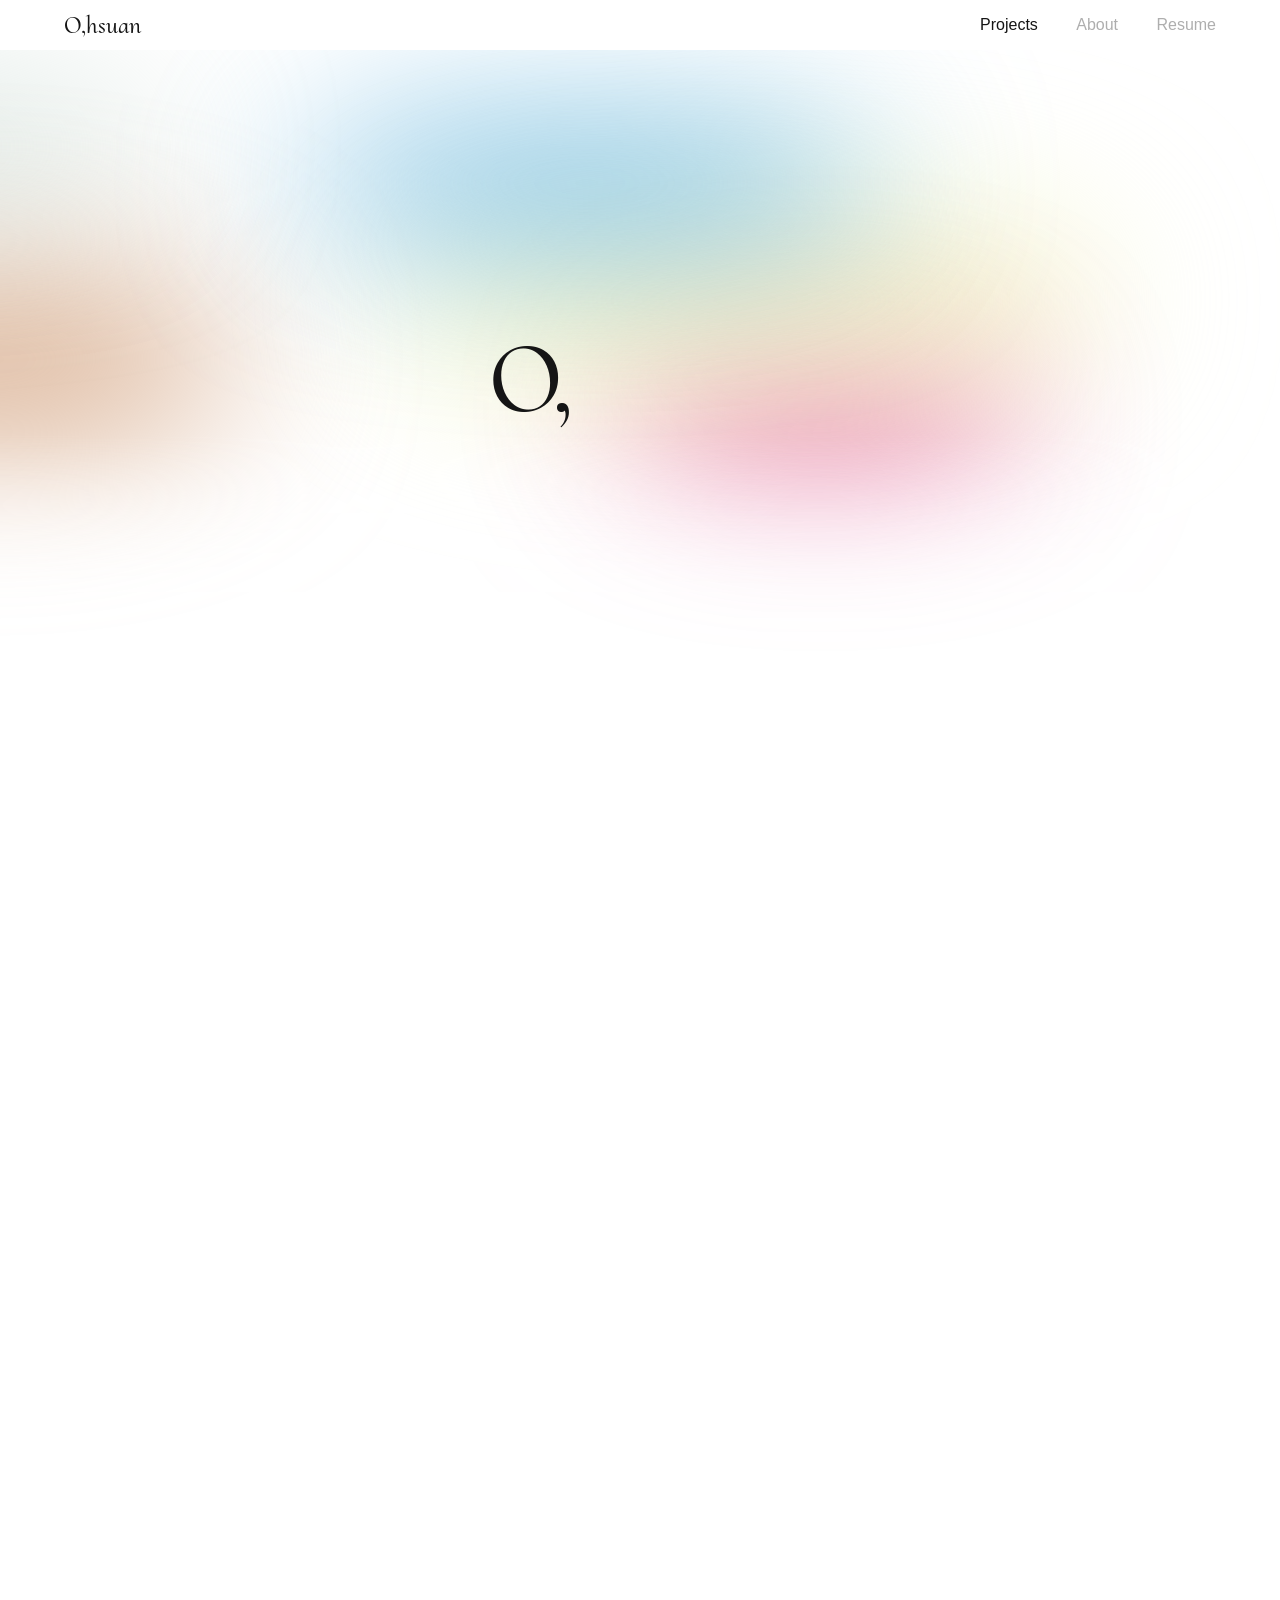
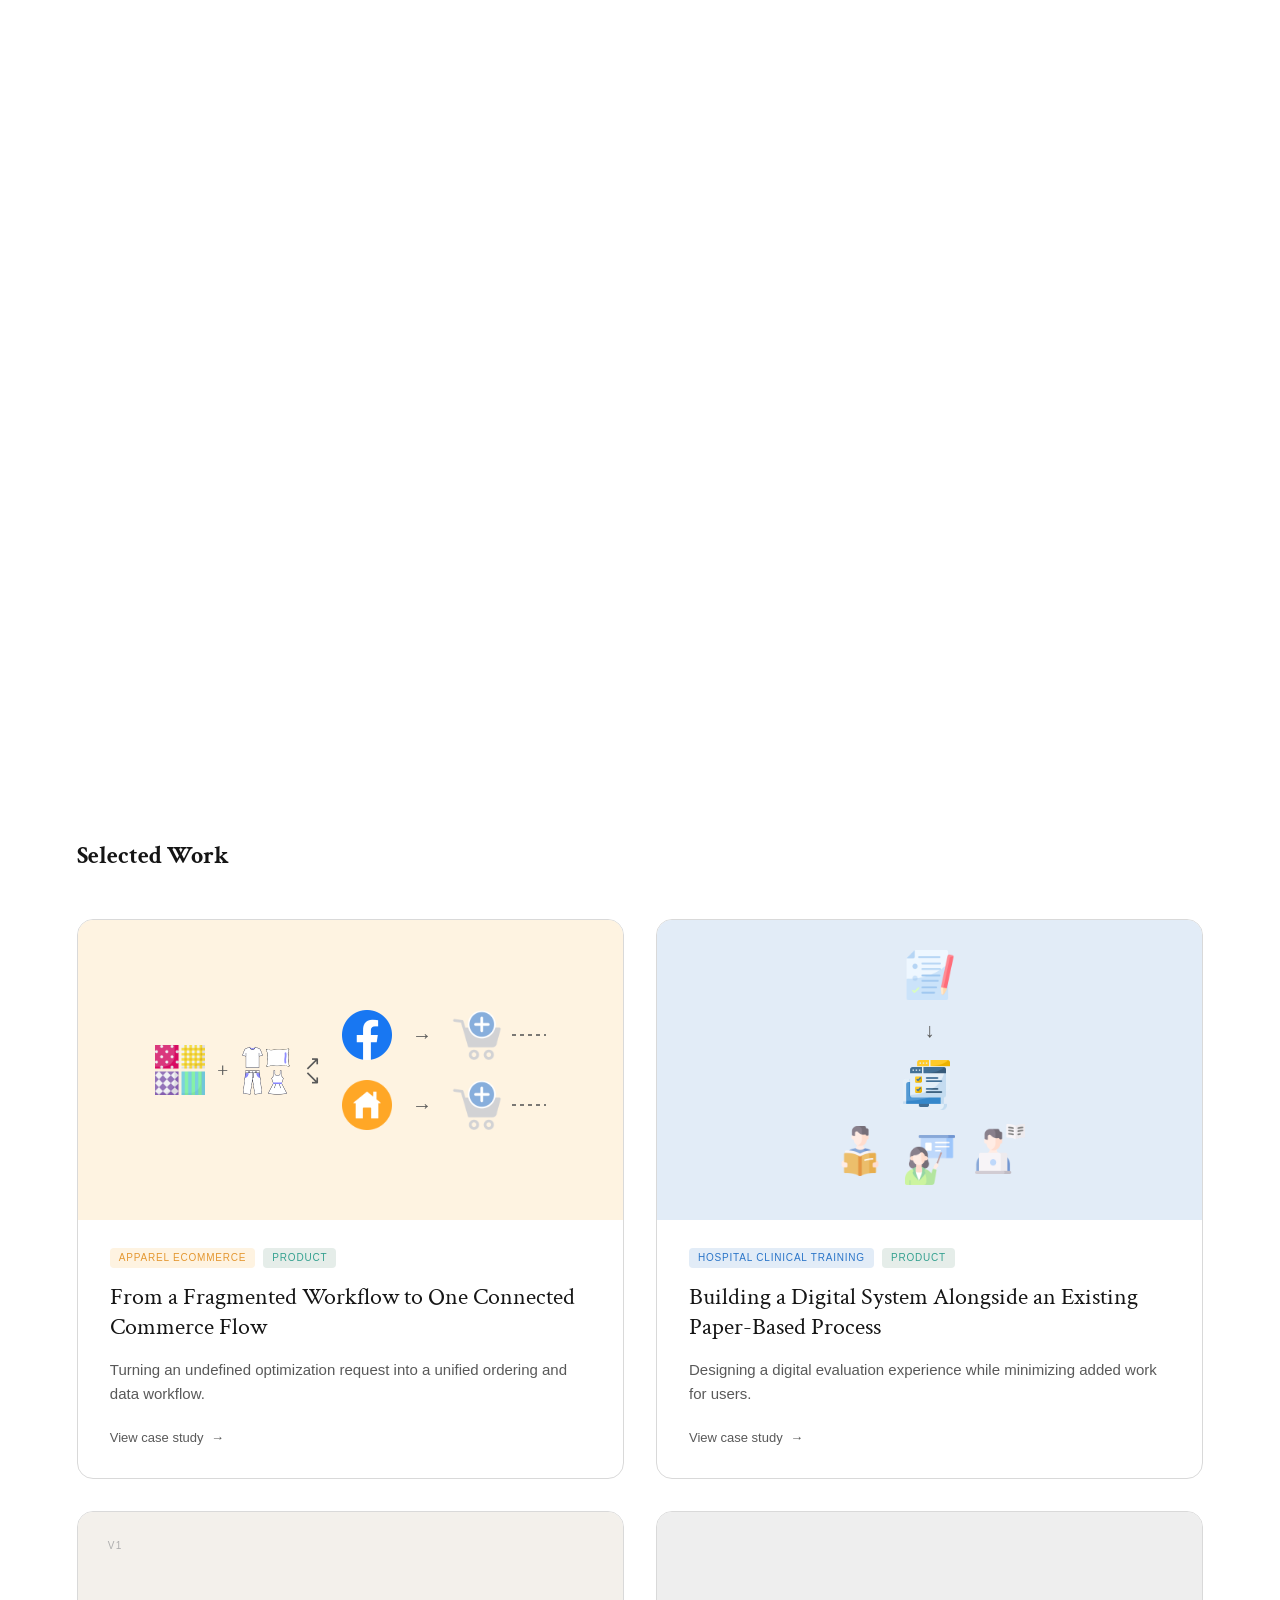
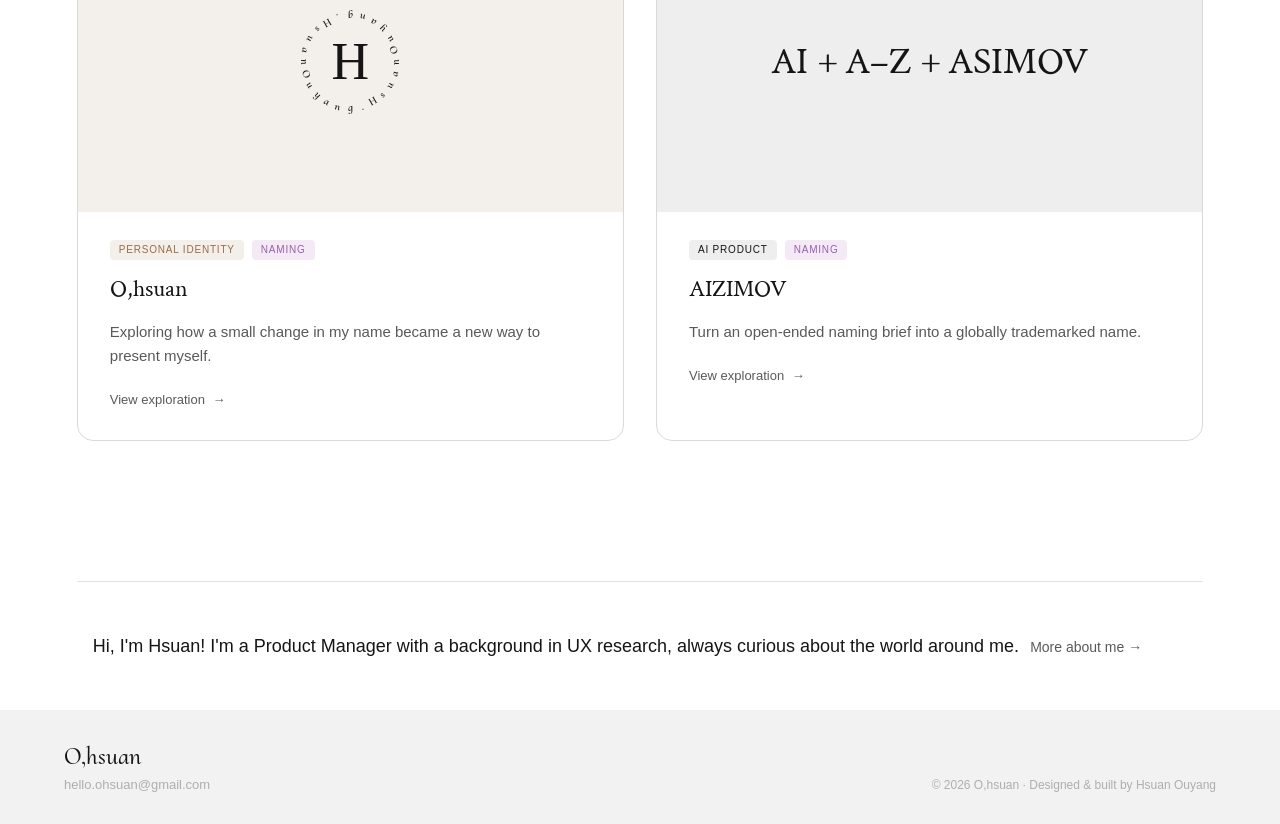
<file: index.html>
<!doctype html>
<html lang="en">
<head>
  <meta charset="UTF-8">
  <meta name="viewport" content="width=device-width, initial-scale=1.0">

  <title>Projects — O,hsuan</title>

  <link rel="preconnect" href="https://fonts.googleapis.com">
  <link rel="preconnect" href="https://fonts.gstatic.com" crossorigin>
  <link href="https://fonts.googleapis.com/css2?family=Cormorant+Upright:wght@400;500;700&family=Crimson+Text:ital,wght@0,400;0,700;1,400;1,700&display=swap" rel="stylesheet">

  <link rel="stylesheet" href="css/style.css">
  <link rel="stylesheet" href="css/home.css">
</head>
  
  <body class="project-page">

    <!-- ======================================================
         HEADER
    ======================================================= -->
    <header class="site-header">
      <a
        class="wordmark"
        href="index.html"
        aria-label="O,hsuan, home"
      >
        O,hsuan
      </a>
    
      <nav aria-label="Primary navigation">
        <a class="is-current" href="index.html#selected-work" aria-current="page">Projects</a>
        <a href="about.html">About</a>
        <a href="resume.html">Resume</a>
      </nav>
    </header>


    
    <main>
    
<!-- HERO -->
<section class="home-hero">

    <div class="home-hero-sticky">

        <!-- Ocean opening background -->
        <div class="home-ocean-scene" aria-hidden="true">
          <div class="home-ocean-waves">
          
              <svg
                  viewBox="0 0 1440 450"
                  preserveAspectRatio="xMidYMid slice"
                  aria-hidden="true"
              >
                  <!-- Back Wave -->
                  <path
                      class="ocean-wave ocean-wave--back"
                      d="
                          M 0 165
                          C 160 205, 280 205, 440 165
                          C 600 125, 700 125, 850 165
                          C 1010 205, 1120 205, 1280 165
                          C 1350 150, 1400 150, 1440 165
                          L 1440 450
                          L 0 450
                          Z
                      "
                  />
          
                  <!-- Front Wave -->
                  <path
                      class="ocean-wave ocean-wave--front"
                      d="
                          M 0 205
                          C 160 165, 280 165, 440 205
                          C 600 245, 700 245, 850 205
                          C 1010 165, 1120 165, 1280 205
                          C 1350 220, 1400 220, 1440 205
                          L 1440 450
                          L 0 450
                          Z
                      "
                  />
          
              </svg>
          
          </div>
        </div>


        <!-- Original glow background -->
        <div class="home-glow-scene">

            <div class="home-glow home-glow--rose"></div>
            <div class="home-glow home-glow--yellow"></div>
            <div class="home-glow home-glow--tan"></div>
            <div class="home-glow home-glow--blue"></div>
            <div class="home-glow home-glow--sage"></div>
        
        </div>


        <!-- Wordmark -->
        <div class="home-wordmark" aria-label="O,hsuan">
        
            <div class="wordmark-o-comma">
                <span class="wordmark-o">O</span>
                <span class="wordmark-comma">,</span>
        
                <span class="wordmark-ending">
                    <span class="wordmark-cean">cean</span>
                    <span class="wordmark-hsuan">hsuan</span>
                </span>
            </div>
        
        </div>


        <!-- Process -->
        <div class="home-process">

            <div class="home-process-item">
                <span class="process-label">Listen</span>

                <p>
                    Start with people, their needs, and the context around
                    the problem.
                </p>
            </div>

            <span class="process-dash">—</span>

            <div class="home-process-item">
                <span class="process-label">Understand</span>

                <p>
                    Connect what I learn to the broader problem, constraints,
                    and opportunities.
                </p>
            </div>

            <span class="process-dash">—</span>

            <div class="home-process-item">
                <span class="process-label">Build</span>

                <p>
                    Turn that understanding into a product direction,
                    experience, or solution.
                </p>
            </div>

        </div>

    </div>

</section>


<!-- =========================================================
     SELECTED WORK
     ========================================================= -->

<section class="selected-work" id="selected-work">

    <div class="container">

        <div class="section-heading">
            <h2>Selected Work</h2>
        </div>


        <div class="selected-work-grid">


            <!-- =================================================
                 APPAREL ECOMMERCE
                 ================================================= -->

            <a href="projects/apparel.html"
               class="selected-project-card selected-project-apparel selected-project-product">

                <div class="selected-project-visual selected-project-visual--apparel">

                    <div class="apparel-workflow">

                        <!-- SOURCE -->
                        <div class="apparel-source">

                            <img
                                src="assets/icons/apparel/apparel_fabric.png"
                                alt=""
                            >

                            <span class="workflow-plus">+</span>

                            <img
                                src="assets/icons/apparel/apparel_clothes.png"
                                alt=""
                            >

                        </div>


                        <!-- DEFAULT WORKFLOW -->
                        <div class="apparel-default-channels">


                            <!-- FACEBOOK -->
                            <div class="apparel-channel">

                                <span class="apparel-diagonal-arrow">↗</span>

                                <img
                                    src="assets/icons/apparel/apparel_facebook.png"
                                    alt=""
                                >

                                <span class="apparel-flow-arrow">→</span>

                                <div class="apparel-cart-flow">

                                    <img
                                        src="assets/icons/apparel/apparel_cart.png"
                                        alt=""
                                    >

                                    <span class="apparel-dashed"></span>

                                </div>

                            </div>


                            <!-- WEBSITE -->
                            <div class="apparel-channel">

                                <span class="apparel-diagonal-arrow">↘</span>

                                <img
                                    src="assets/icons/apparel/apparel_website.png"
                                    alt=""
                                >

                                <span class="apparel-flow-arrow">→</span>

                                <div class="apparel-cart-flow">

                                    <img
                                        src="assets/icons/apparel/apparel_cart.png"
                                        alt=""
                                    >

                                    <span class="apparel-dashed"></span>

                                </div>

                            </div>


                        </div>


                        <!-- HOVER ARROW -->
                        <span class="apparel-hover-source-arrow">→</span>


                        <!-- HOVER WORKFLOW -->
                        <div class="apparel-hover-channel">

                            <div class="apparel-extension">

                                <img
                                    src="assets/icons/apparel/apparel_extension.png"
                                    alt=""
                                >

                            </div>

                            <span class="apparel-flow-arrow">→</span>

                            <div class="apparel-cart-flow">

                                <img
                                    src="assets/icons/apparel/apparel_cart.png"
                                    alt=""
                                >

                                <span class="apparel-dashed"></span>

                            </div>

                        </div>

                    </div>

                </div>


                <div class="selected-project-content">

                      <div class="project-card-tags">
                      
                          <span class="project-card-tag project-card-tag--domain">
                              APPAREL ECOMMERCE
                          </span>
                      
                          <span class="project-card-tag project-card-tag--type">
                              PRODUCT
                          </span>
                      
                      </div>

                    <h3 class="selected-project-title">
                        From a Fragmented Workflow to One Connected Commerce Flow
                    </h3>

                    <p>
                        Turning an undefined optimization request into a unified
                        ordering and data workflow.
                    </p>

                    <span class="selected-project-link">
                        View case study <span>→</span>
                    </span>

                </div>

            </a>



            <!-- =================================================
                 HOSPITAL TRAINING
                 ================================================= -->

            <a href="projects/hospital.html"
               class="selected-project-card selected-project-training selected-project-product">

                <div class="selected-project-visual selected-project-visual--hospital">

                    <div class="hospital-workflow">


                        <!-- SYSTEM -->
                        <div class="hospital-system">


                            <!-- PAPER -->
                            <div class="hospital-paper">

                                <img
                                    src="assets/icons/hospital/hospital_paper.png"
                                    alt=""
                                >

                            </div>


                            <!-- DOWN ARROW -->
                            <span class="hospital-arrow">
                                ↓
                            </span>


                            <!-- DIGITAL + PAPER -->
                            <div class="hospital-system-row">

                                <div class="hospital-digital">

                                    <img
                                        src="assets/icons/hospital/hospital_digital.png"
                                        alt=""
                                    >

                                </div>

                                <span class="hospital-plus">
                                    +
                                </span>

                                <div class="hospital-paper-added">

                                    <img
                                        src="assets/icons/hospital/hospital_paper.png"
                                        alt=""
                                    >

                                </div>

                            </div>

                        </div>


                        <!-- USERS -->
                        <div class="hospital-users">

                            <div class="hospital-user hospital-learner">

                                <img
                                    src="assets/icons/hospital/hospital_learner.png"
                                    alt=""
                                >

                            </div>

                            <div class="hospital-user hospital-teacher">

                                <img
                                    src="assets/icons/hospital/hospital_teacher.png"
                                    alt=""
                                >

                            </div>

                            <div class="hospital-user hospital-admin">

                                <img
                                    src="assets/icons/hospital/hospital_administrator.png"
                                    alt=""
                                >

                            </div>

                        </div>

                    </div>

                </div>


                <div class="selected-project-content">

                        <div class="project-card-tags">
                        
                            <span class="project-card-tag project-card-tag--domain">
                                HOSPITAL CLINICAL TRAINING
                            </span>
                        
                            <span class="project-card-tag project-card-tag--type">
                                PRODUCT
                            </span>
                        
                        </div>

                    <h3 class="selected-project-title">
                        Building a Digital System Alongside an Existing Paper-Based Process
                    </h3>

                    <p>
                        Designing a digital evaluation experience while minimizing added work for users.
                    </p>

                    <span class="selected-project-link">
                        View case study <span>→</span>
                    </span>

                </div>

            </a>




          
            <!-- =================================================
                 O,HSUAN
                 ================================================= -->
    
               <a href="projects/ohsuan.html"
                   class="selected-project-card selected-project-ohsuan selected-project-naming">
                
                    <div class="selected-project-visual selected-project-visual--ohsuan">
                
                        <div class="ohsuan-identity-card">
                
                            <!-- V1 -->
                            <div class="ohsuan-identity ohsuan-identity--v1">
                
                                <span class="ohsuan-version">V1</span>
                
                                <div class="identity-visual visual-old-logo">
                                    <div class="old-logo">
                
                                        <div class="old-logo-h">
                                            H
                                        </div>
                
                                        <div class="old-logo-ring">
                
                                            <span class="ring-letter l01">g</span>
                                            <span class="ring-letter l02">n</span>
                                            <span class="ring-letter l03">a</span>
                                            <span class="ring-letter l04">y</span>
                                            <span class="ring-letter l05">u</span>
                                            <span class="ring-letter l06">O</span>
                
                                            <span class="ring-letter l07">n</span>
                                            <span class="ring-letter l08">a</span>
                                            <span class="ring-letter l09">u</span>
                                            <span class="ring-letter l10">s</span>
                                            <span class="ring-letter l11">H</span>
                
                                            <span class="ring-letter l12">.</span>
                
                                            <span class="ring-letter l13">g</span>
                                            <span class="ring-letter l14">n</span>
                                            <span class="ring-letter l15">a</span>
                                            <span class="ring-letter l16">y</span>
                                            <span class="ring-letter l17">u</span>
                                            <span class="ring-letter l18">O</span>
                
                                            <span class="ring-letter l19">n</span>
                                            <span class="ring-letter l20">a</span>
                                            <span class="ring-letter l21">u</span>
                                            <span class="ring-letter l22">s</span>
                                            <span class="ring-letter l23">H</span>
                                            <span class="ring-letter l24">.</span>
                
                                        </div>
                                    </div>
                                </div>
                
                            </div>
                
                            <!-- V2 -->
                            <div class="ohsuan-identity ohsuan-identity--v2">
                
                                <span class="ohsuan-version">V2</span>
                
                                <span class="ohsuan-new-mark">
                                    O<span class="ohsuan-comma">,</span>hsuan
                                </span>
                
                            </div>
                
                        </div>
                
                    </div>
                
                    <div class="selected-project-content">
                
                        <div class="project-card-tags">
                
                            <span class="project-card-tag project-card-tag--domain">
                                PERSONAL IDENTITY
                            </span>
                
                            <span class="project-card-tag project-card-tag--type">
                                NAMING
                            </span>
                
                        </div>
                
                        <h3 class="selected-project-title">
                            O<span class="ohsuan-title-comma">,</span>hsuan
                        </h3>
                
                        <p>
                            Exploring how a small change in my name became a new way
                            to present myself.
                        </p>
                
                        <span class="selected-project-link">
                            View exploration <span>→</span>
                        </span>
                
                    </div>
                
                </a>

                <!-- =================================================
                     AIZIMOV NAMING
                     ================================================= -->
                
                <a href="projects/aizimov.html"
                   class="selected-project-card selected-project-aizimov selected-project-naming">
                
                    <div class="selected-project-visual selected-project-visual--aizimov">
                
                        <div class="aizimov-name-concept">
                
                            <!-- DEFAULT: NAMING IDEAS -->
                            <div class="aizimov-concepts">
                
                                <span class="aizimov-concept aizimov-ai">
                                    AI + 
                                </span>
                
                                <span class="aizimov-concept aizimov-az">
                                    A–Z + 
                                </span>
                
                                <span class="aizimov-concept aizimov-asimov">
                                    ASIMOV
                                </span>
                
                            </div>
                
                
                            <!-- HOVER: FINAL NAME -->
                            <div class="aizimov-final-name">
                                AIZIMOV
                            </div>
                
                        </div>
                
                    </div>
                
                
                    <div class="selected-project-content">
                
                        <div class="project-card-tags">
                
                            <span class="project-card-tag project-card-tag--domain">
                                AI PRODUCT
                            </span>
                
                            <span class="project-card-tag project-card-tag--type">
                                NAMING
                            </span>
                
                        </div>
                
                        <h3 class="selected-project-title">
                            AIZIMOV
                        </h3>
                
                        <p>
                            Turn an open-ended naming brief into a globally trademarked name.
                        </p>
                
                        <span class="selected-project-link">
                            View exploration <span>→</span>
                        </span>
                
                    </div>
                
                </a>
          




          
        </div>

    </div>

</section>


<!-- ABOUT PREVIEW -->
<section class="home-about-preview">

    <div class="page-width">
        <div class="home-about-divider"></div>
        <div class="home-about-preview-content">

            <a href="about.html" class="home-about-link">
                Hi, I'm Hsuan! I'm a Product Manager with a background
                in UX research, always curious about the world around me.
                <span>More about me →</span>
            </a>

        </div>

    </div>

</section>

      
    </main>
    
    <!-- ======================================================
         BACK TO TOP
    ======================================================= -->

    <button class="back-to-top" type="button" aria-label="Back to top">
      <svg
        width="6"
        height="19"
        viewBox="0 0 6 19"
        fill="none"
        xmlns="http://www.w3.org/2000/svg"
        aria-hidden="true"
      >
        <path
          d="M2.88675 0L0 5H5.7735L2.88675 0ZM3.38675 19V4.5H2.38675V19H3.38675Z"
          fill="currentColor"
        />
      </svg>
    </button>

    <!-- ======================================================
         FOOTER
    ======================================================= -->
    
    <footer class="site-footer">
      <div class="footer-left">
        <a href="index.html" class="wordmark">O,hsuan</a>
        <a href="mailto:hsuanoy25@gmail.com" class="footer-email">
          hello.ohsuan@gmail.com
        </a>
      </div>
    
      <div class="footer-right">
        © 2026 O,hsuan <span>·</span> Designed &amp; built by Hsuan Ouyang
      </div>
    </footer>

    <script src="js/script.js"></script>
    
</body>
</html>
</file>
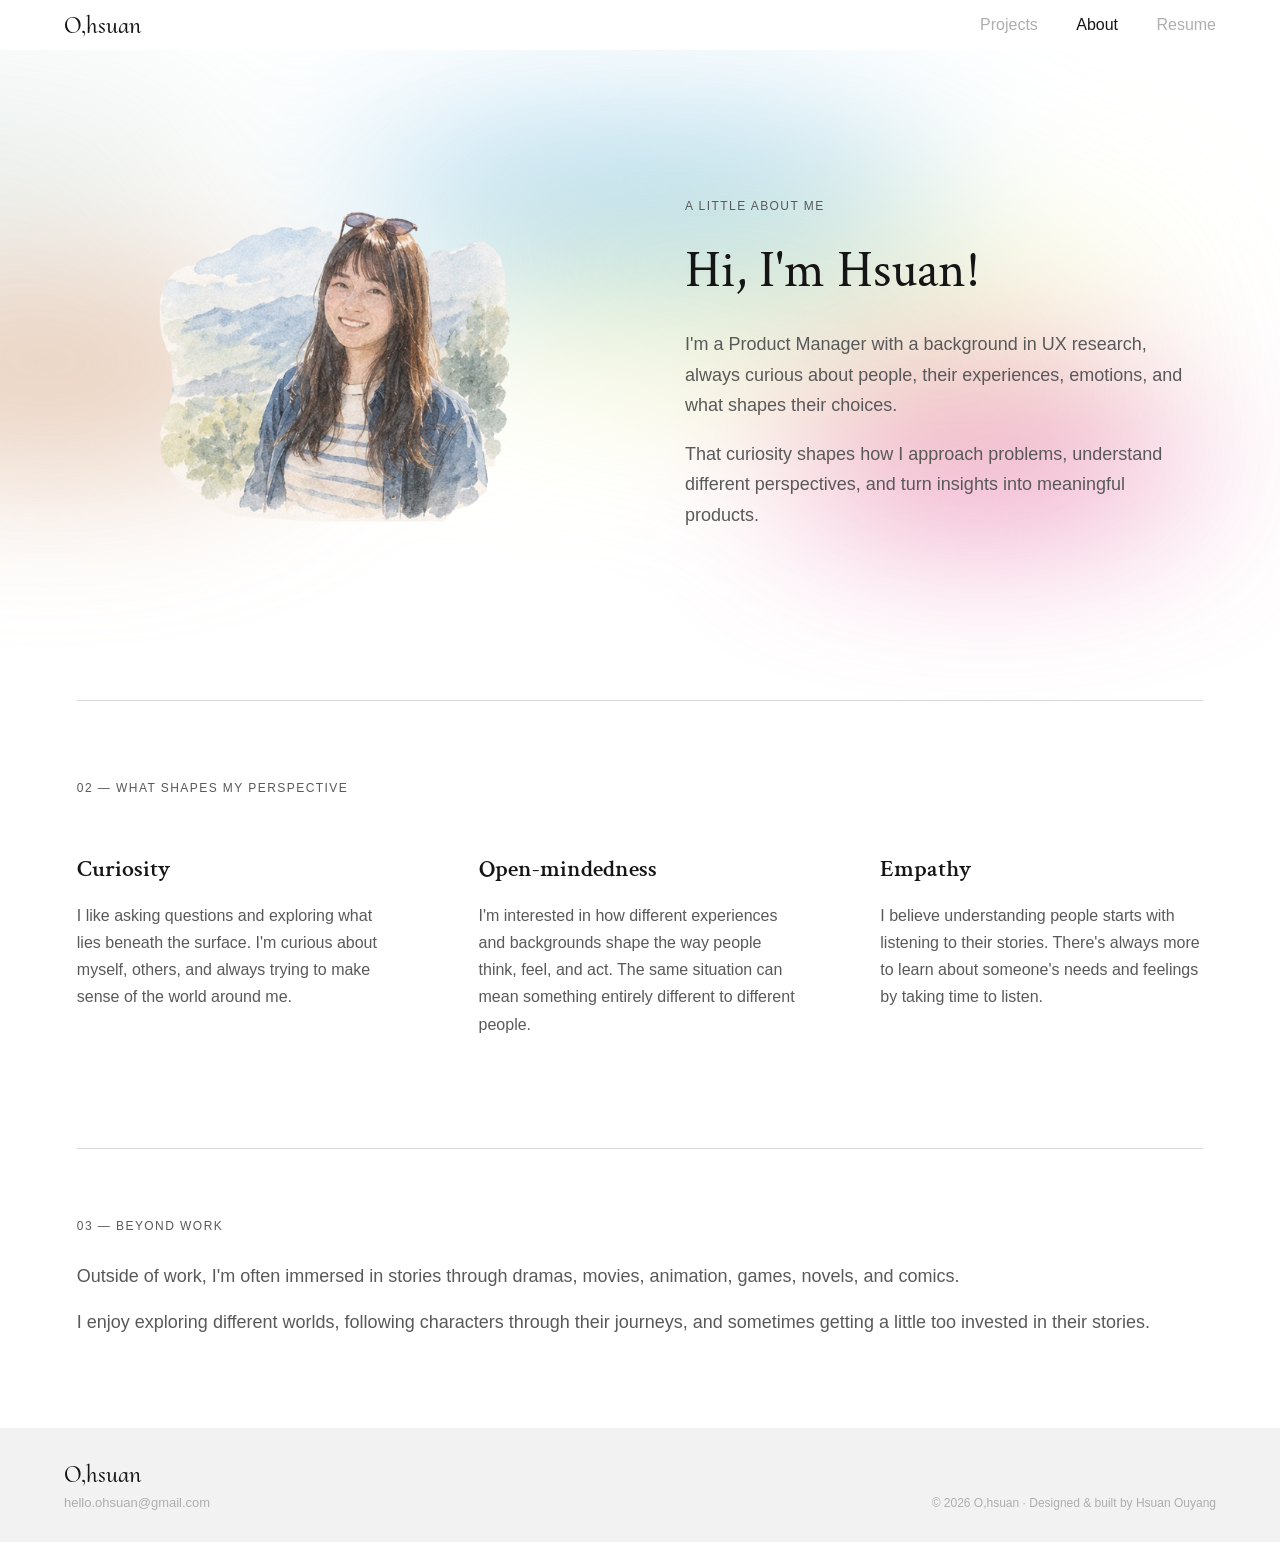
<file: about.html>
<!DOCTYPE html>
<html lang="en">
<head>
  <meta charset="UTF-8">
  <meta name="viewport" content="width=device-width, initial-scale=1.0">

  <title>About — O,hsuan</title>

  <link rel="preconnect" href="https://fonts.googleapis.com">
  <link rel="preconnect" href="https://fonts.gstatic.com" crossorigin>
  <link href="https://fonts.googleapis.com/css2?family=Cormorant+Upright:wght@400;500;700&family=Crimson+Text:ital,wght@0,400;0,700;1,400;1,700&display=swap" rel="stylesheet">

  <link rel="stylesheet" href="css/style.css">
  <link rel="stylesheet" href="css/about.css">
</head>

<body>

    <!-- ======================================================
         HEADER
    ======================================================= -->
    <header class="site-header">
      <a
        class="wordmark"
        href="index.html"
        aria-label="O,hsuan, home"
      >
        O,hsuan
      </a>
    
      <nav aria-label="Primary navigation">
        <a href="index.html#selected-work">Projects</a>
        <a class="is-current" href="about.html" aria-current="page">About</a>
        <a href="resume.html">Resume</a>
      </nav>
    </header>


    <main class="about-page">

        <!-- 01: A Little About Me -->
        <section class="about-hero page-width">

                <div class="about-glow-scene" aria-hidden="true">
                    <span class="about-glow about-glow--rose"></span>
                    <span class="about-glow about-glow--yellow"></span>
                    <span class="about-glow about-glow--tan"></span>
                    <span class="about-glow about-glow--blue"></span>
                    <span class="about-glow about-glow--sage"></span>
                </div>
            
            <div class="about-intro-visual">
                <img
                    src="assets/images/profile.png"
                    alt="Illustrated portrait of Hsuan"
                    class="about-portrait"
                >

            </div>

            <div class="about-intro-content">

                <p class="about-section-label">A Little About Me</p>

                <h1>Hi, I'm Hsuan!</h1>

                <div class="about-intro-text">
                    <p>
                        I'm a Product Manager with a background in UX research,
                        always curious about people, their experiences,
                        emotions, and what shapes their choices.
                    </p>

                    <p>
                        That curiosity shapes how I approach problems,
                        understand different perspectives, and turn insights
                        into meaningful products.
                    </p>
                </div>

            </div>

        </section>


        <!-- 02: What Shapes My Perspective -->
        <section class="about-perspective page-width">

            <div class="about-section-heading">
                <p class="about-section-label">02 — What Shapes My Perspective</p>
            </div>

            <div class="perspective-grid">

                <article class="perspective-item">
                    <h2>Curiosity</h2>
                    <p>
                        I like asking questions and exploring what lies beneath
                        the surface. I'm curious about myself, others, and
                        always trying to make sense of the world around me.
                    </p>
                </article>

                <article class="perspective-item">
                    <h2>Open-mindedness</h2>
                    <p>
                        I'm interested in how different experiences and
                        backgrounds shape the way people think, feel, and act.
                        The same situation can mean something entirely
                        different to different people.
                    </p>
                </article>

                <article class="perspective-item">
                    <h2>Empathy</h2>
                    <p>
                        I believe understanding people starts with listening
                        to their stories. There's always more to learn about
                        someone's needs and feelings by taking time to listen.
                    </p>
                </article>

            </div>

        </section>


        <!-- 03: Beyond Work -->
        <section class="about-beyond page-width">
        
            <div class="about-beyond-content">
                <p class="about-section-label">03 — Beyond Work</p>
        
                <div class="about-beyond-text">
                    <p>
                        Outside of work, I'm often immersed in stories through
                        dramas, movies, animation, games, novels, and comics.
                    </p>
        
                    <p>
                        I enjoy exploring different worlds, following
                        characters through their journeys, and sometimes
                        getting a little too invested in their stories.
                    </p>
                </div>
            </div>
        </section>

    </main>

    <!-- ======================================================
         BACK TO TOP
    ======================================================= -->

    <button class="back-to-top" type="button" aria-label="Back to top">
      <svg
        width="6"
        height="19"
        viewBox="0 0 6 19"
        fill="none"
        xmlns="http://www.w3.org/2000/svg"
        aria-hidden="true"
      >
        <path
          d="M2.88675 0L0 5H5.7735L2.88675 0ZM3.38675 19V4.5H2.38675V19H3.38675Z"
          fill="currentColor"
        />
      </svg>
    </button>

    <!-- ======================================================
         FOOTER
    ======================================================= -->
    
    <footer class="site-footer">
      <div class="footer-left">
        <a href="index.html" class="wordmark">O,hsuan</a>
        <a href="mailto:hsuanoy25@gmail.com" class="footer-email">
          hello.ohsuan@gmail.com
        </a>
      </div>
    
      <div class="footer-right">
        © 2026 O,hsuan <span>·</span> Designed &amp; built by Hsuan Ouyang
      </div>
    </footer>

    <script src="js/script.js"></script>
    
</body>
</html>
</file>
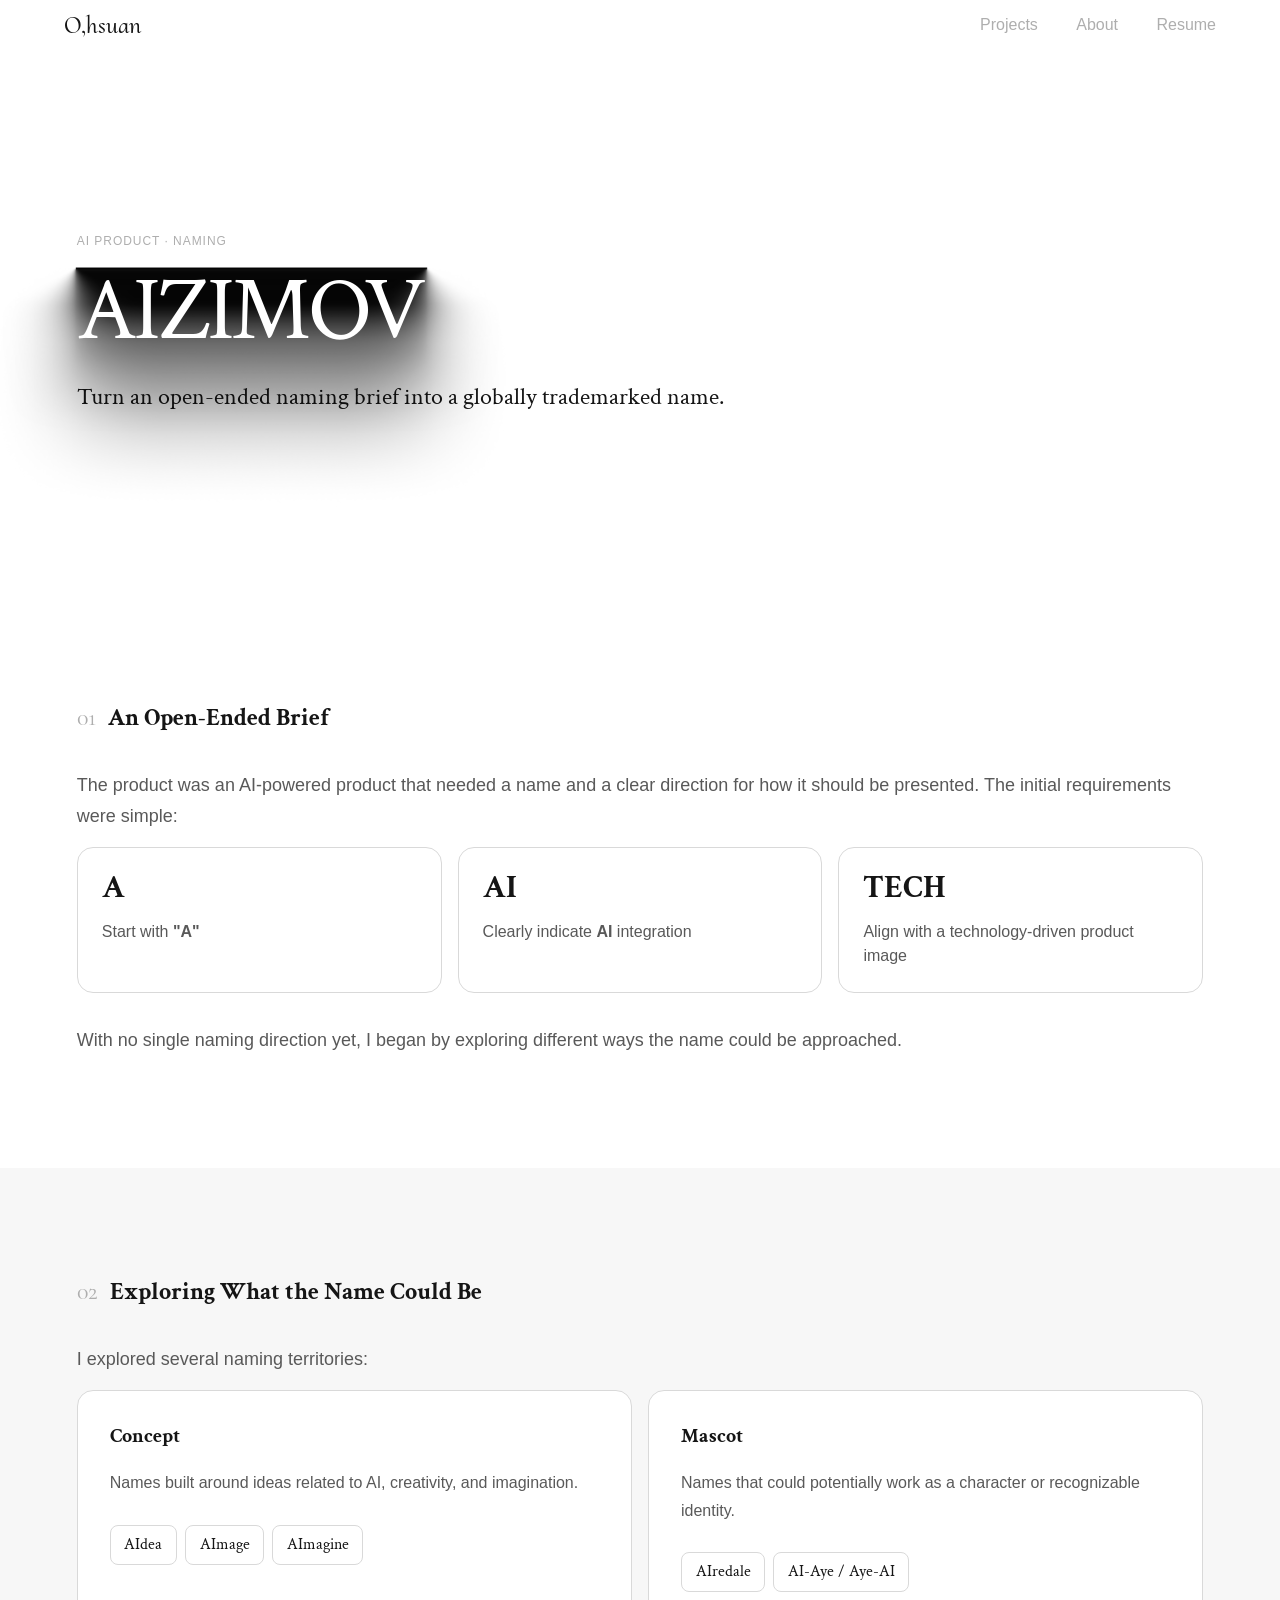
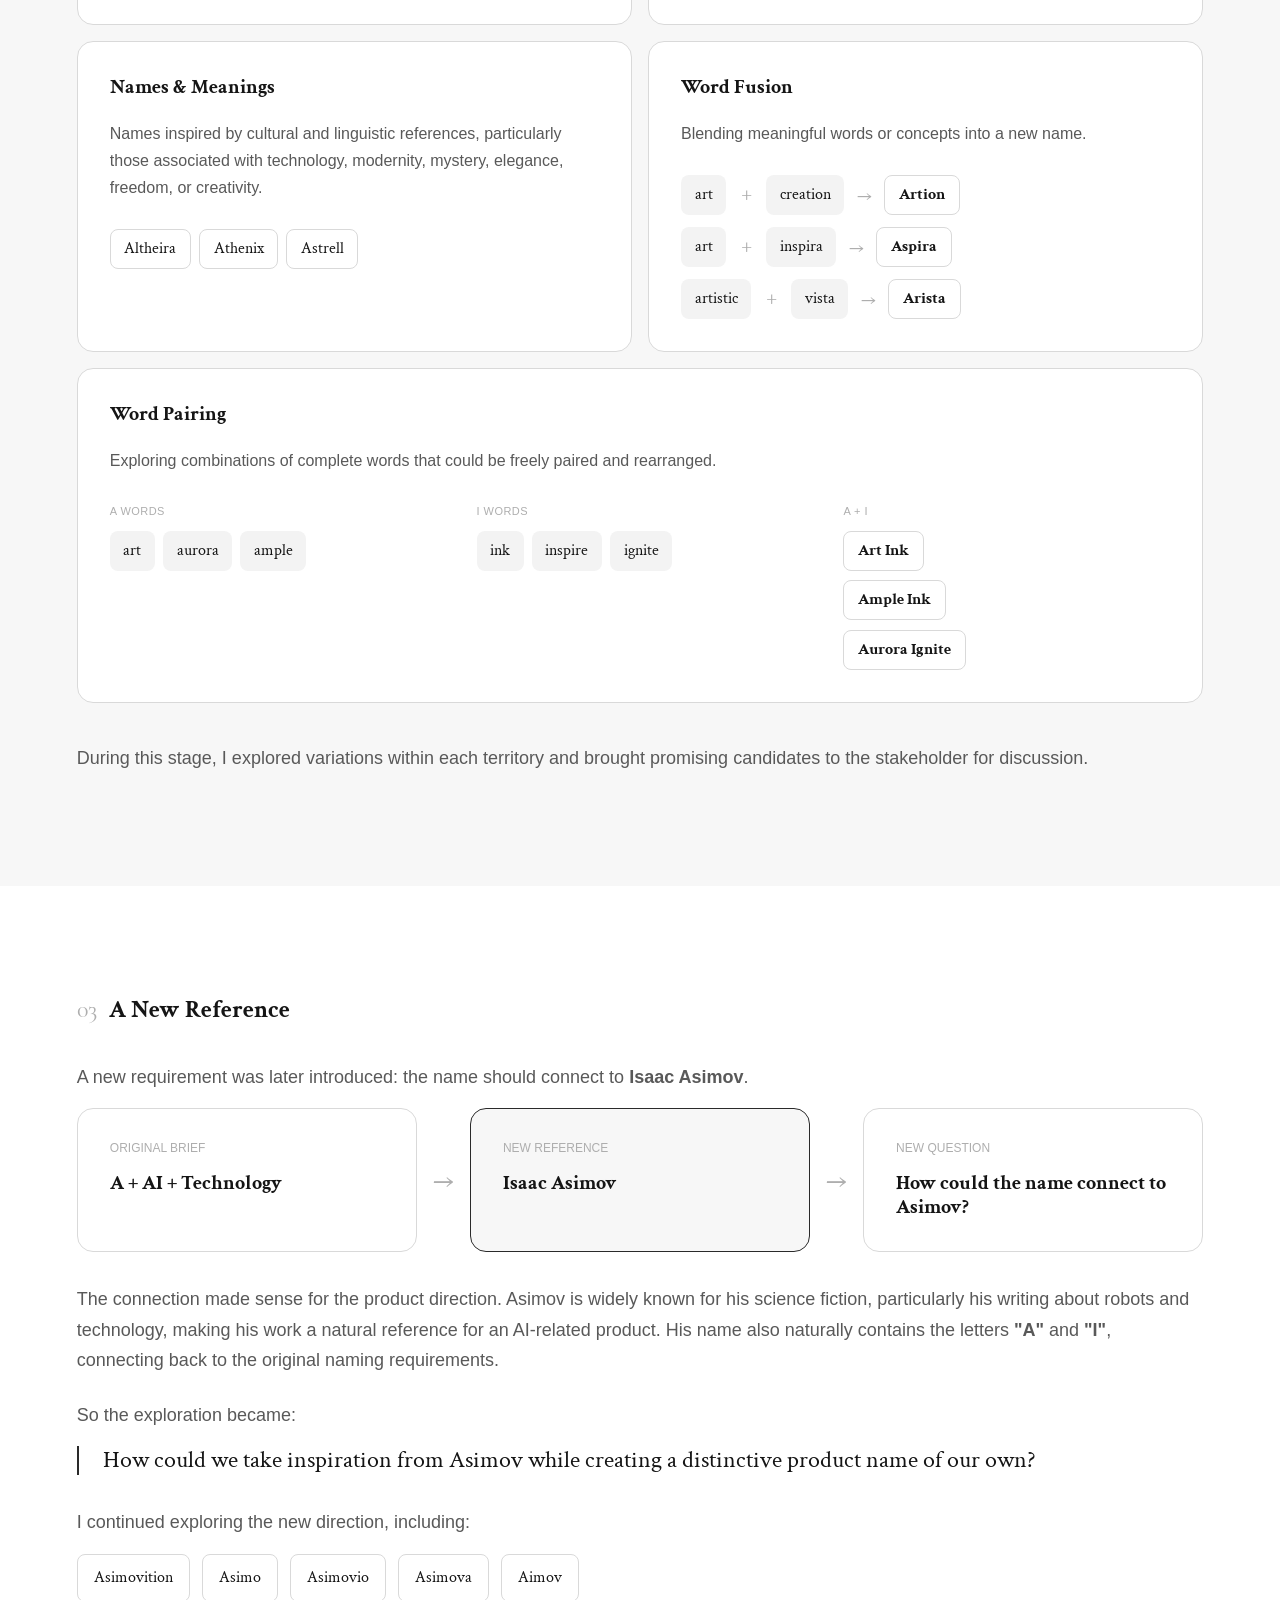
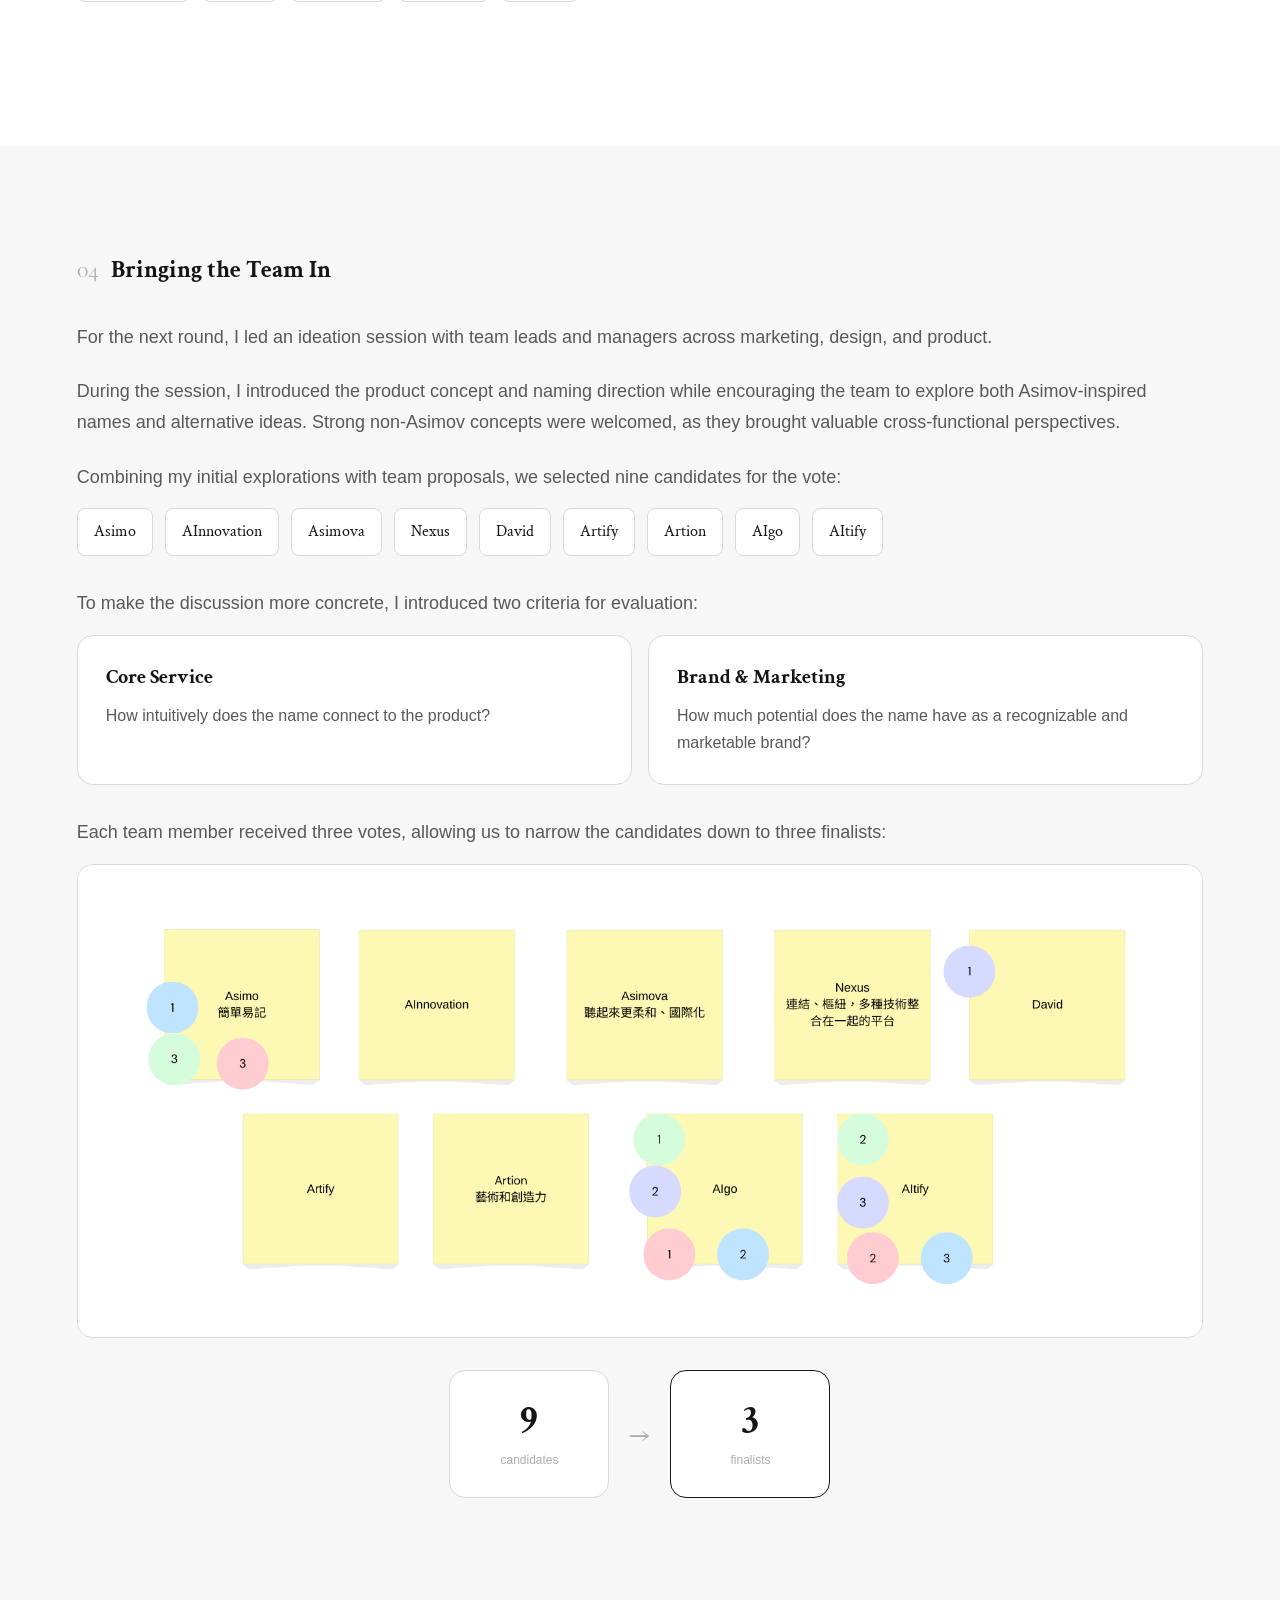
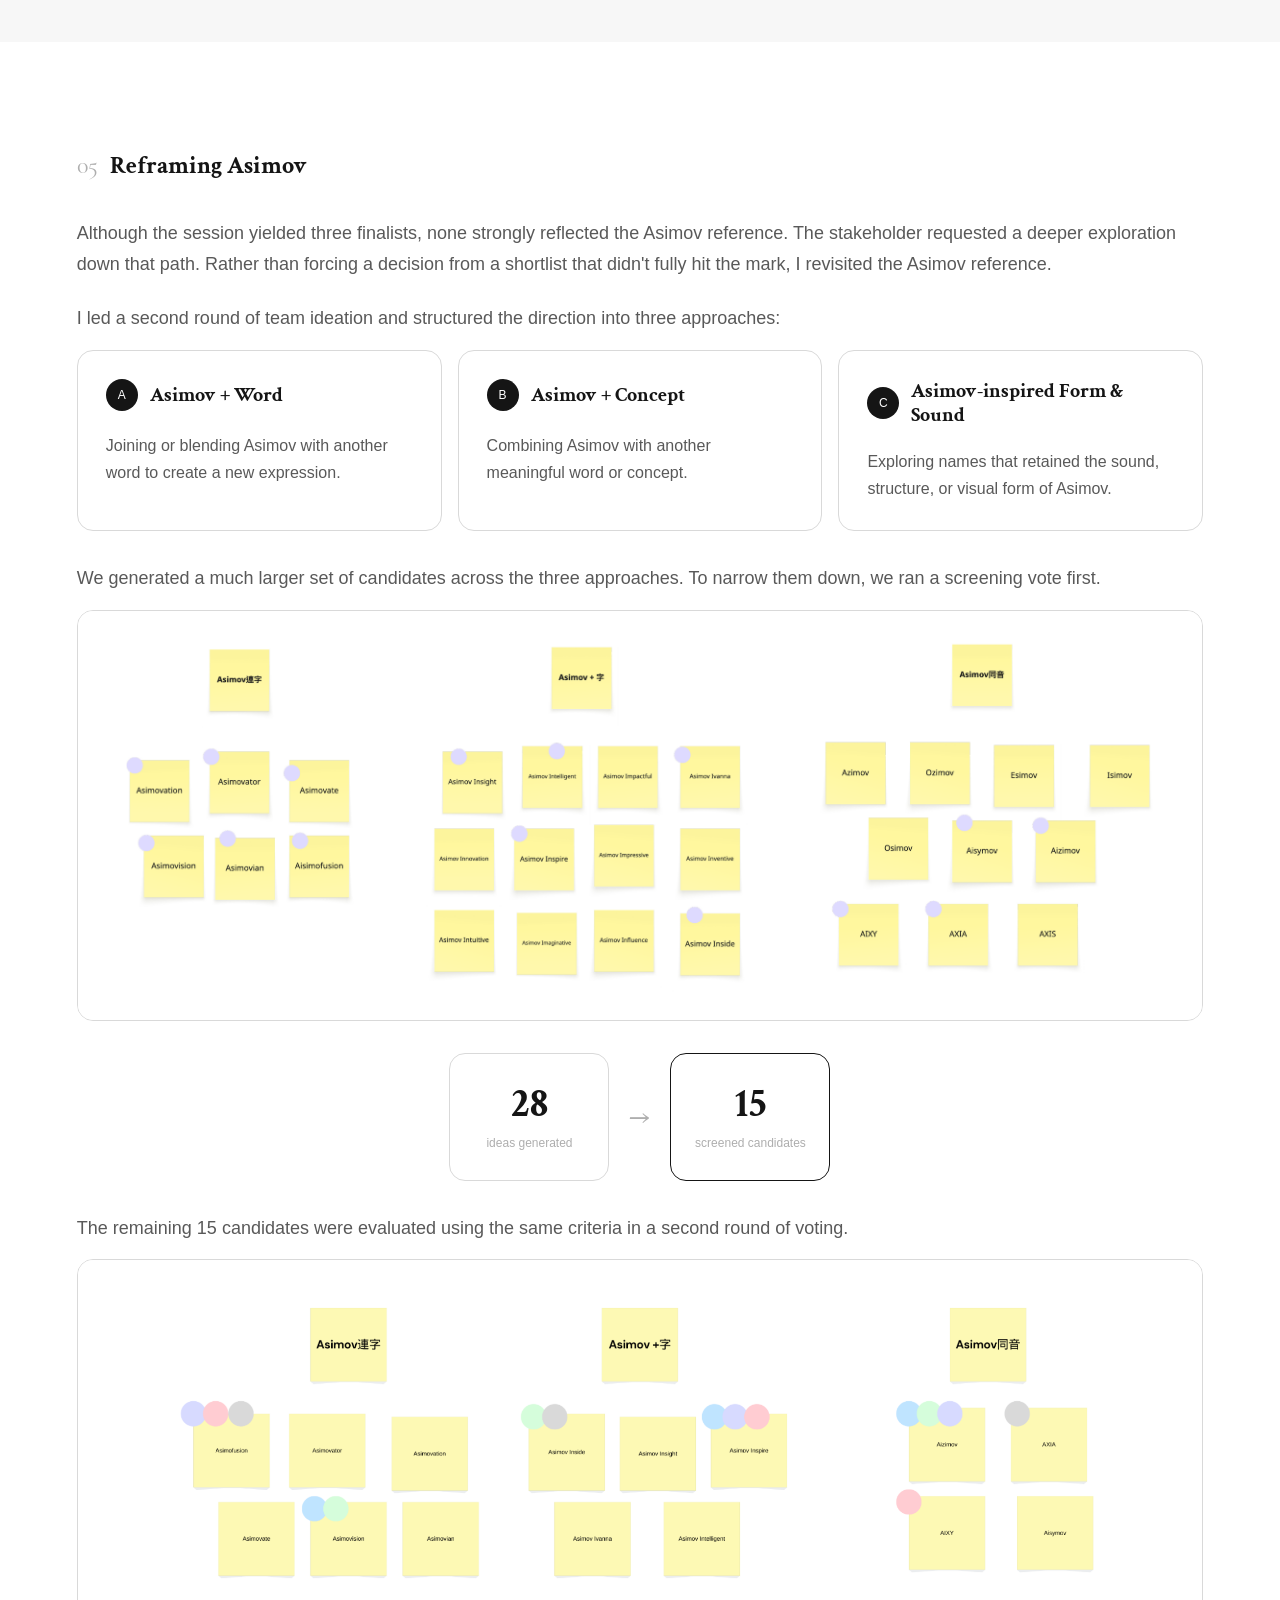
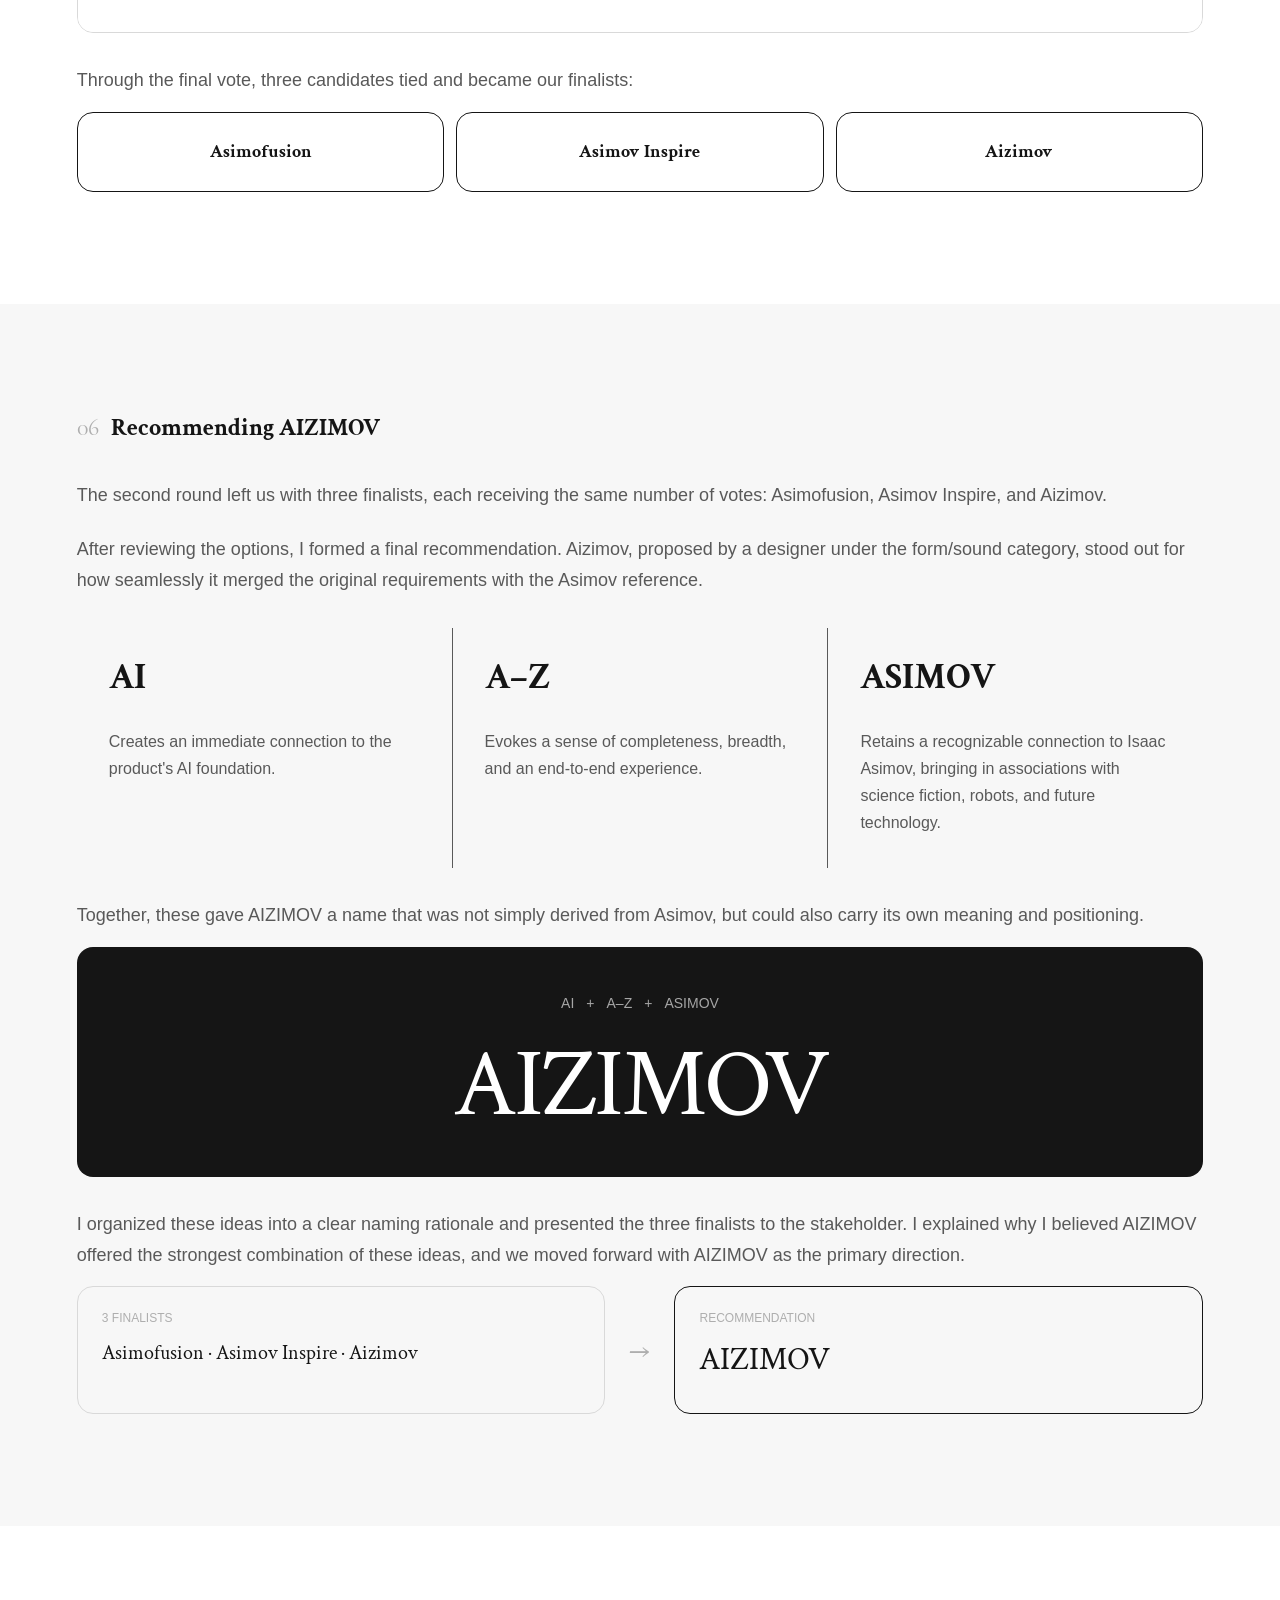
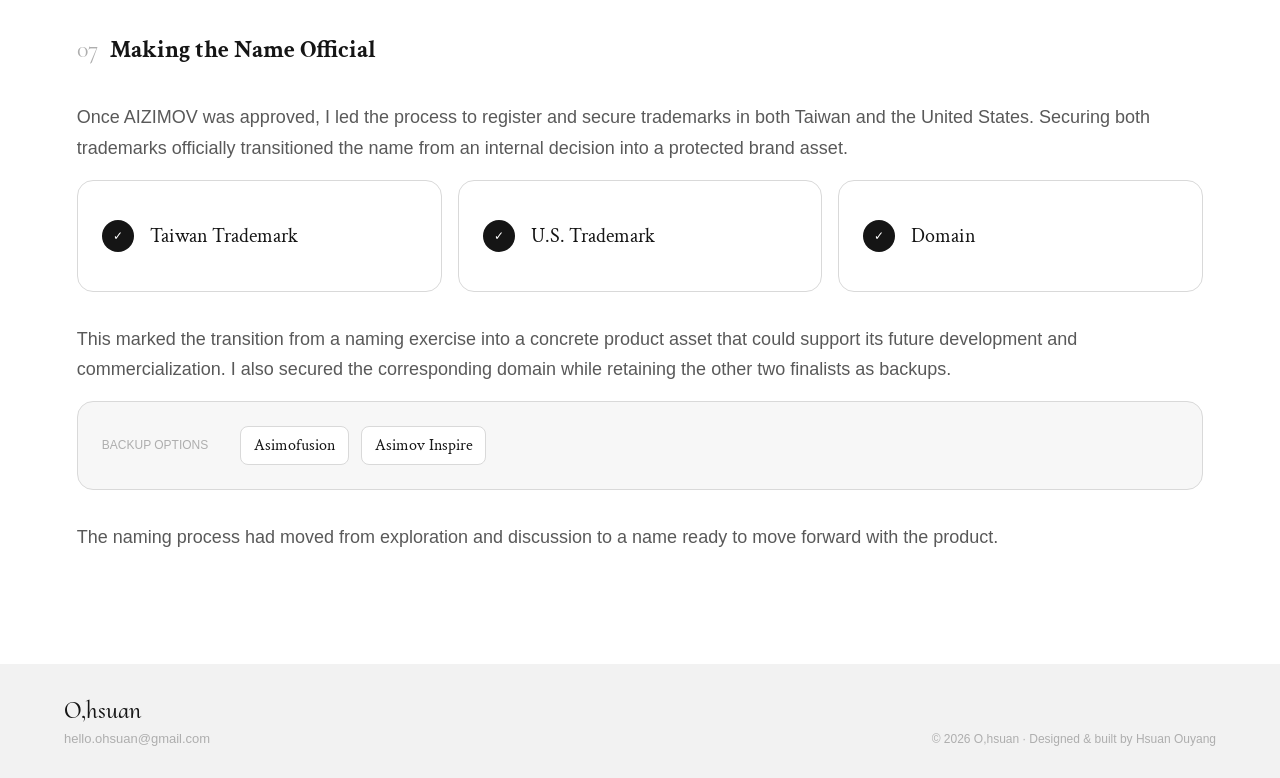
<file: aizimov.html>
<!doctype html>
<html lang="en">

<head>
  <meta charset="UTF-8">
  <meta name="viewport" content="width=device-width, initial-scale=1.0">

  <title>AIZIMOV — O,hsuan</title>

  <link rel="preconnect" href="https://fonts.googleapis.com">
  <link rel="preconnect" href="https://fonts.gstatic.com" crossorigin>
  <link href="https://fonts.googleapis.com/css2?family=Cormorant+Upright:wght@400;500;700&family=Crimson+Text:ital,wght@0,400;0,700;1,400;1,700&display=swap" rel="stylesheet">

  <link rel="stylesheet" href="../css/style.css">
  <link rel="stylesheet" href="../css/aizimov.css">
</head>

<body class="case-page case-page--aizimov">

    <!-- =========================================================
         HEADER
    ========================================================== -->

    <header class="site-header">
      <a
        class="wordmark"
        href="../index.html"
        aria-label="O,hsuan, home"
      >
        O,hsuan
      </a>
    
      <nav aria-label="Primary navigation">
        <a href="../index.html#selected-work">Projects</a>
        <a href="../about.html">About</a>
        <a href="../resume.html">Resume</a>
      </nav>
    </header>


    <main>

        <!-- =====================================================
             HERO
        ====================================================== -->

        <section class="case-hero aizimov-hero">
            <div class="aizimov-hero__inner">
                <p class="case-eyebrow">AI PRODUCT · NAMING</p>
        
                    <div class="aizimov-hero__title">
                        <img
                            class="aizimov-hero__visual"
                            src="../assets/images/aizimov/title-blur.png"
                            alt=""
                            aria-hidden="true"
                        >
                        <h1>AIZIMOV</h1>
                    </div>
                            
                <p class="aizimov-hero__lead">
                    Turn an open-ended naming brief into a globally trademarked name.
                </p>
            </div>
        </section>


        <!-- =====================================================
             01 — AN OPEN-ENDED BRIEF
        ====================================================== -->

        <section class="case-section aizimov-section">
            <div class="case-section__inner">

                <div class="case-section__heading">
                    <span class="case-section__number">01</span>
                    <h2>An Open-Ended Brief</h2>
                </div>

                <div class="aizimov-intro">
                    <p>
                        The product was an AI-powered product that needed a name and a clear direction for how it should be presented.
                        The initial requirements were simple:
                    </p>
                </div>

                <div class="naming-requirements">

                    <div class="requirement-card">
                        <span class="requirement-card__symbol">A</span>
                        <p>Start with <strong>"A"</strong></p>
                    </div>

                    <div class="requirement-card">
                        <span class="requirement-card__symbol">AI</span>
                        <p>Clearly indicate <strong>AI</strong> integration</p>
                    </div>

                    <div class="requirement-card">
                        <span class="requirement-card__symbol">TECH</span>
                        <p>Align with a technology-driven product image</p>
                    </div>

                </div>

                <p class="aizimov-copy">
                    With no single naming direction yet, I began by exploring different ways the name could be approached.
                </p>

            </div>
        </section>


        <!-- =====================================================
             02 — EXPLORING WHAT THE NAME COULD BE
        ====================================================== -->

        <section class="case-section aizimov-section aizimov-section--gray">
            <div class="case-section__inner">

                <div class="case-section__heading">
                    <span class="case-section__number">02</span>
                    <h2>Exploring What the Name Could Be</h2>
                </div>

                <p class="case-lead">
                    I explored several naming territories:
                </p>


                <div class="territory-grid">
                
                    <!-- Concept -->
                
                    <article class="territory-card">
                        <div class="territory-card__header">
                            <h3>Concept</h3>
                        </div>
                
                        <p class="territory-card__description">
                            Names built around ideas related to AI, creativity, and imagination.
                        </p>
                
                        <div class="name-list">
                            <span>AIdea</span>
                            <span>AImage</span>
                            <span>AImagine</span>
                        </div>
                    </article>
                
                
                    <!-- Mascot -->
                
                    <article class="territory-card">
                        <div class="territory-card__header">
                            <h3>Mascot</h3>
                        </div>
                
                        <p class="territory-card__description">
                            Names that could potentially work as a character or recognizable identity.
                        </p>
                
                        <div class="name-list">
                            <span>AIredale</span>
                            <span>AI-Aye / Aye-AI</span>
                        </div>
                    </article>
                
                
                    <!-- Names & Meanings -->
                
                    <article class="territory-card">
                        <div class="territory-card__header">
                            <h3>Names &amp; Meanings</h3>
                        </div>
                
                        <p class="territory-card__description">
                            Names inspired by cultural and linguistic references, particularly those associated with technology, modernity, mystery, elegance, freedom, or creativity.
                        </p>
                
                        <div class="name-list">
                            <span>Altheira</span>
                            <span>Athenix</span>
                            <span>Astrell</span>
                        </div>
                    </article>
                
                
                    <!-- Word Fusion -->
                
                    <article class="territory-card">
                        <div class="territory-card__header">
                            <h3>Word Fusion</h3>
                        </div>
                    
                        <p class="territory-card__description">
                            Blending meaningful words or concepts into a new name.
                        </p>
                    
                        <div class="fusion-list">
                    
                            <div class="fusion-row">
                                <span class="fusion-source">art</span>
                                <b>+</b>
                                <span class="fusion-source">creation</span>
                                <b>→</b>
                                <strong>Artion</strong>
                            </div>
                    
                            <div class="fusion-row">
                                <span class="fusion-source">art</span>
                                <b>+</b>
                                <span class="fusion-source">inspira</span>
                                <b>→</b>
                                <strong>Aspira</strong>
                            </div>
                    
                            <div class="fusion-row">
                                <span class="fusion-source">artistic</span>
                                <b>+</b>
                                <span class="fusion-source">vista</span>
                                <b>→</b>
                                <strong>Arista</strong>
                            </div>
                    
                        </div>
                    </article>
                
                
                    <!-- Word Pairing -->
                
                    <article class="territory-card territory-card--pairing">
                        <div class="territory-card__header">
                            <h3>Word Pairing</h3>
                        </div>
                    
                        <p class="territory-card__description">
                            Exploring combinations of complete words that could be freely paired and rearranged.
                        </p>
                    
                        <div class="pairing-board">
                    
                            <div class="pairing-group">
                                <span class="pairing-label">A WORDS</span>
                    
                                <div class="pairing-words">
                                    <span>art</span>
                                    <span>aurora</span>
                                    <span>ample</span>
                                </div>
                            </div>
                    
                            <div class="pairing-group">
                                <span class="pairing-label">I WORDS</span>
                    
                                <div class="pairing-words">
                                    <span>ink</span>
                                    <span>inspire</span>
                                    <span>ignite</span>
                                </div>
                            </div>
                    
                            <div class="pairing-group pairing-group--examples">
                                <span class="pairing-label">A + I</span>
                    
                                <div class="pairing-results">
                                    <span>Art Ink</span>
                                    <span>Ample Ink</span>
                                    <span>Aurora Ignite</span>
                                </div>
                            </div>
                    
                        </div>
                    </article>
                
                </div>
                
                

                <p class="aizimov-copy aizimov-copy--after-grid">
                    During this stage, I explored variations within each territory and brought promising candidates to the stakeholder for discussion.
                </p>

            </div>
        </section>


        <!-- =====================================================
             03 — A NEW REFERENCE
        ====================================================== -->

        <section class="case-section aizimov-section">
            <div class="case-section__inner">

                <div class="case-section__heading">
                    <span class="case-section__number">03</span>
                    <h2>A New Reference</h2>
                </div>


                <div class="aizimov-copy-group">

                    <p>
                        A new requirement was later introduced: the name should connect to <strong>Isaac Asimov</strong>.
                    </p>

                <div class="naming-turn">

                    <div class="naming-turn__step">
                        <span>ORIGINAL BRIEF</span>
                        <strong>A + AI + Technology</strong>
                    </div>

                    <div class="naming-turn__arrow">→</div>

                    <div class="naming-turn__step naming-turn__step--accent">
                        <span>NEW REFERENCE</span>
                        <strong>Isaac Asimov</strong>
                    </div>

                    <div class="naming-turn__arrow">→</div>

                    <div class="naming-turn__step">
                        <span>NEW QUESTION</span>
                        <strong>How could the name connect to Asimov?</strong>
                    </div>

                </div>
                    

                    <p>
                        The connection made sense for the product direction. Asimov is widely known for his science fiction,
                        particularly his writing about robots and technology, making his work a natural reference for an AI-related product.
                        His name also naturally contains the letters <strong>"A"</strong> and <strong>"I"</strong>, connecting back to the original naming requirements.
                    </p>

                    <p>
                        So the exploration became:
                    </p>

                    <p class="aizimov-question">
                        How could we take inspiration from Asimov while creating a distinctive product name of our own?
                    </p>

                    <p>
                        I continued exploring the new direction, including:
                    </p>

                </div>


                <div class="candidate-cloud">

                    <span>Asimovition</span>
                    <span>Asimo</span>
                    <span>Asimovio</span>
                    <span>Asimova</span>
                    <span>Aimov</span>

                </div>

            </div>
        </section>


        <!-- =====================================================
             04 — BRINGING THE TEAM IN
        ====================================================== -->

        <section class="case-section aizimov-section aizimov-section--gray">
            <div class="case-section__inner">

                <div class="case-section__heading">
                    <span class="case-section__number">04</span>
                    <h2>Bringing the Team In</h2>
                </div>

                <div class="aizimov-copy-group">

                    <p>
                        For the next round, I led an ideation session with team leads and managers across marketing, design, and product.
                    </p>

                    <p>
                        During the session, I introduced the product concept and naming direction 
                        while encouraging the team to explore both Asimov-inspired names and alternative ideas. 
                        Strong non-Asimov concepts were welcomed, as they brought valuable cross-functional perspectives.
                    </p>

                    <p>
                        Combining my initial explorations with team proposals, 
                        we selected nine candidates for the vote:
                    </p>



                    
                    

                </div>


                <div class="candidate-cloud">

                    <span>Asimo</span>
                    <span>AInnovation</span>
                    <span>Asimova</span>
                    <span>Nexus</span>
                    <span>David</span>
                    <span>Artify</span>
                    <span>Artion</span>
                    <span>AIgo</span>
                    <span>AItify</span>

                </div>


                <div class="criteria-intro">

                    <p>
                        To make the discussion more concrete, I introduced two criteria for evaluation:
                    </p>

                </div>


                <div class="criteria-grid">

                    <article class="criteria-card">
                        <h3>Core Service</h3>
                        <p>
                            How intuitively does the name connect to the product?
                        </p>
                    </article>

                    <article class="criteria-card">
                        <h3>Brand &amp; Marketing</h3>
                        <p>
                            How much potential does the name have as a recognizable and marketable brand?
                        </p>
                    </article>

                </div>




                <p class="aizimov-copy">
                    Each team member received three votes, allowing us to narrow the candidates down to three finalists:
                </p>
                
                

                <div class="miro-shot">
                  <img
                    src="../assets/images/aizimov/team_ideation_miro.png"
                    alt="Cross-functional naming ideation and voting board."
                  >
                </div>

                

                   <div class="vote-flow">
    
                        <div class="vote-flow__item">
                            <strong>9</strong>
                            <span>candidates</span>
                        </div>
    
                        <span class="vote-flow__arrow">→</span>
    
                        <div class="vote-flow__item vote-flow__item--highlight">
                            <strong>3</strong>
                            <span>finalists</span>
                        </div>
    
                    </div>


            </div>
        </section>


        <!-- =====================================================
             05 — REFRAMING ASIMOV
        ====================================================== -->

        <section class="case-section aizimov-section">
            <div class="case-section__inner">

                <div class="case-section__heading">
                    <span class="case-section__number">05</span>
                    <h2>Reframing Asimov</h2>
                </div>

                <div class="aizimov-copy-group">

                    <p>
                        Although the session yielded three finalists, 
                        none strongly reflected the Asimov reference. 
                        The stakeholder requested a deeper exploration down that path. 
                        Rather than forcing a decision from a shortlist that didn't fully hit the mark, 
                        I revisited the Asimov reference.
                    </p>
    

                    <p>
                        I led a second round of team ideation and structured the direction into three approaches:
                    </p>

                </div>


                <div class="approach-grid">

                    <article class="approach-card">
                        <div class="approach-card__heading">
                            <span class="approach-card__label">A</span>
                            <h3>Asimov + Word</h3>
                        </div>
                        <p>
                            Joining or blending Asimov with another word to create a new expression.
                        </p>
                    </article>

                    <article class="approach-card">
                        <div class="approach-card__heading">
                            <span class="approach-card__label">B</span>
                            <h3>Asimov + Concept</h3>
                        </div>
                        <p>
                            Combining Asimov with another meaningful word or concept.
                        </p>
                    </article>

                    <article class="approach-card">
                        <div class="approach-card__heading">
                            <span class="approach-card__label">C</span>
                            <h3>Asimov-inspired Form & Sound</h3>
                        </div>
                        <p>
                            Exploring names that retained the sound, structure, or visual form of Asimov.
                        </p>
                    </article>

                </div>


                <p class="aizimov-copy">
                    We generated a much larger set of candidates across the three approaches. To narrow them down, we ran a screening vote first.
                </p>

                

                <div class="miro-shot">
                  <img
                    src="../assets/images/aizimov/2ndteam_ideation_miro1.png"
                    alt="Second-round naming ideation board showing the screening vote from 28 candidates to 15."
                  >
                </div>
                
                

                <!-- Screening flow -->

                <div class="vote-flow">

                    <div class="vote-flow__item">
                        <strong>28</strong>
                        <span>ideas generated</span>
                    </div>

                    <span class="vote-flow__arrow">→</span>

                    <div class="vote-flow__item vote-flow__item--highlight">
                        <strong>15</strong>
                        <span>screened candidates</span>
                    </div>

                </div>


                <p class="aizimov-copy">
                    The remaining 15 candidates were evaluated using the same criteria in a second round of voting.
                </p>


                <div class="miro-shot">
                  <img
                    src="../assets/images/aizimov/2ndteam_ideation_miro2.png"
                    alt="Final naming vote showing 15 candidates narrowed to three finalists."
                  >
                </div>

                
                <p class="aizimov-copy">
                    Through the final vote, three candidates tied and became our finalists:
                </p>
                


                <div class="candidate-grid candidate-grid--three candidate-grid--finalists">
                    <div class="candidate-card">Asimofusion</div>
                    <div class="candidate-card">Asimov Inspire</div>
                    <div class="candidate-card">Aizimov</div>
                </div>

            </div>
            
        </section>


        <!-- =====================================================
             06 — RECOMMENDING AIZIMOV
        ====================================================== -->

        <section class="case-section aizimov-section aizimov-section--decision">
            <div class="case-section__inner">

                <div class="case-section__heading">
                    <span class="case-section__number">06</span>
                    <h2>Recommending AIZIMOV</h2>
                </div>

                <div class="aizimov-copy-group">

                    <p>
                        The second round left us with three finalists, each receiving the same number of votes:
                        Asimofusion, Asimov Inspire, and Aizimov.
                    </p>

                    <p>
                        After reviewing the options, I formed a final recommendation. 
                        Aizimov, proposed by a designer under the form/sound category, 
                        stood out for how seamlessly it merged the original requirements with the Asimov reference.
                    </p>

                </div>


                <div class="aizimov-breakdown">

                    <div class="aizimov-breakdown__item">
                        <span class="aizimov-breakdown__label">AI</span>
                        <p>
                            Creates an immediate connection to the product's AI foundation.
                        </p>
                    </div>

                    <div class="aizimov-breakdown__item">
                        <span class="aizimov-breakdown__label">A–Z</span>
                        <p>
                            Evokes a sense of completeness, breadth, and an end-to-end experience.
                        </p>
                    </div>

                    <div class="aizimov-breakdown__item">
                        <span class="aizimov-breakdown__label">ASIMOV</span>
                        <p>
                            Retains a recognizable connection to Isaac Asimov, bringing in associations with science fiction, robots, and future technology.
                        </p>
                    </div>

                </div>


                <div class="aizimov-copy-group">

                    <p>
                        Together, these gave AIZIMOV a name that was not simply derived from Asimov,
                        but could also carry its own meaning and positioning.
                    </p>

                    
                <div class="aizimov-result">

                    <div class="aizimov-result__formula">
                        <span>AI</span>
                        <span>+</span>
                        <span>A–Z</span>
                        <span>+</span>
                        <span>ASIMOV</span>
                    </div>

                    <div class="aizimov-result__name">
                        AIZIMOV
                    </div>

                </div>
                    

                    <p>
                        I organized these ideas into a clear naming rationale and presented the three finalists to the stakeholder.
                        I explained why I believed AIZIMOV offered the strongest combination of these ideas,
                        and we moved forward with AIZIMOV as the primary direction.
                    </p>

                </div>


                <div class="decision-visual">

                    <div class="decision-visual__stage">
                        <span>3 FINALISTS</span>
                        <strong>Asimofusion · Asimov Inspire · Aizimov</strong>
                    </div>

                    <div class="decision-visual__arrow">→</div>

                    <div class="decision-visual__stage decision-visual__stage--final">
                        <span>RECOMMENDATION</span>
                        <strong>AIZIMOV</strong>
                    </div>

                </div>

            </div>
        </section>


        <!-- =====================================================
             07 — MAKING THE NAME OFFICIAL
        ====================================================== -->

        <section class="case-section aizimov-section">
            <div class="case-section__inner">

                <div class="case-section__heading">
                    <span class="case-section__number">07</span>
                    <h2>Making the Name Official</h2>
                </div>

                <div class="aizimov-copy-group">

                    <p>
                        Once AIZIMOV was approved, 
                        I led the process to register and secure trademarks in both Taiwan and the United States. 
                        Securing both trademarks officially transitioned the name from an internal decision into a protected brand asset.
                    </p>

                    
                    <div class="formal-assets">
    
                        <div class="formal-asset">
                            <span class="formal-asset__status">✓</span>
                            <span class="formal-asset__label">Taiwan Trademark</span>
                        </div>
    
                        <div class="formal-asset">
                            <span class="formal-asset__status">✓</span>
                            <span class="formal-asset__label">U.S. Trademark</span>
                        </div>
    
                        <div class="formal-asset">
                            <span class="formal-asset__status">✓</span>
                            <span class="formal-asset__label">Domain</span>
                        </div>
    
                    </div>
                    

                    <p>
                        This marked the transition from a naming exercise
                        into a concrete product asset that could support its future development and commercialization.
                        I also secured the corresponding domain while retaining the other two finalists as backups.
                    </p>

                    
                    <div class="backup-options">
    
                        <span class="backup-options__label">BACKUP OPTIONS</span>
    
                        <div class="backup-options__names">
                            <span>Asimofusion</span>
                            <span>Asimov Inspire</span>
                        </div>
    
                    </div>
                    

                    <p>
                        The naming process had moved from exploration and discussion to a name ready to move forward with the product.
                    </p>

                </div>


            </div>
        </section>

    </main>


    <!-- ======================================================
         BACK TO TOP
    ======================================================= -->

    <button class="back-to-top" type="button" aria-label="Back to top">
      <svg
        width="6"
        height="19"
        viewBox="0 0 6 19"
        fill="none"
        xmlns="http://www.w3.org/2000/svg"
        aria-hidden="true"
      >
        <path
          d="M2.88675 0L0 5H5.7735L2.88675 0ZM3.38675 19V4.5H2.38675V19H3.38675Z"
          fill="currentColor"
        />
      </svg>
    </button>
    
    <!-- ======================================================
         FOOTER
    ======================================================= -->
    
    <footer class="site-footer">
      <div class="footer-left">
        <a href="../index.html" class="wordmark">O,hsuan</a>
        <a href="mailto:hsuanoy25@gmail.com" class="footer-email">
          hello.ohsuan@gmail.com
        </a>
      </div>
    
      <div class="footer-right">
        © 2026 O,hsuan <span>·</span> Designed &amp; built by Hsuan Ouyang
      </div>
    </footer>


    <script src="../js/script.js"></script>

</body>

</html>
</file>
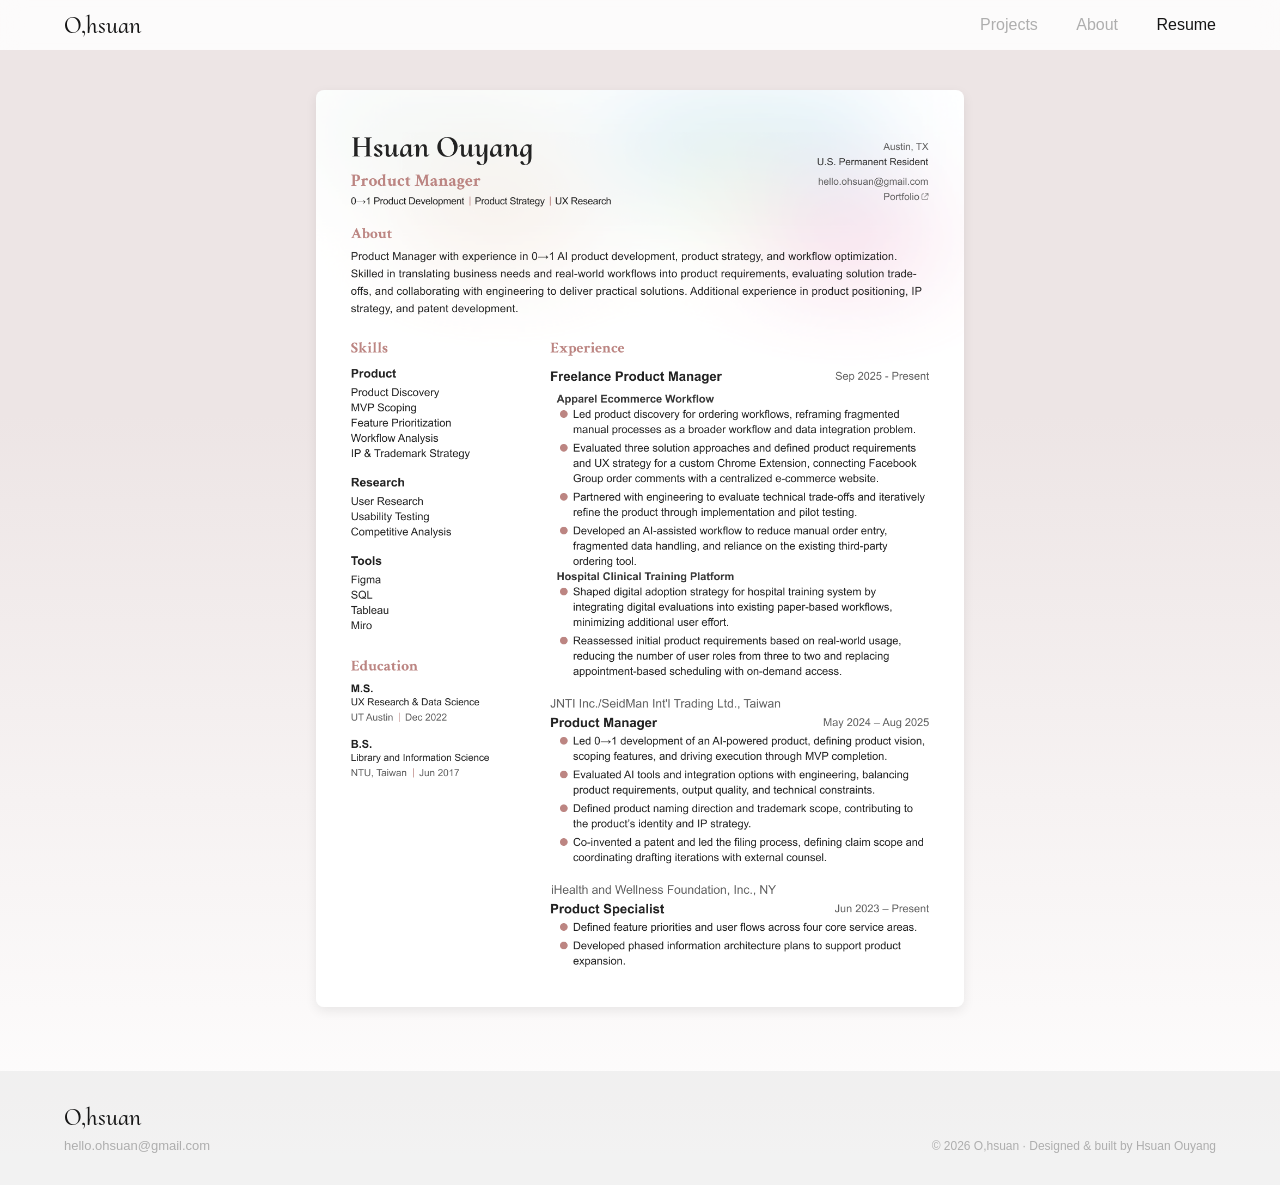
<file: resume.html>
<!DOCTYPE html>
<html lang="en">
<head>
  <meta charset="UTF-8">
  <meta name="viewport" content="width=device-width, initial-scale=1.0">

  <title>Resume — O,hsuan</title>

  <link rel="preconnect" href="https://fonts.googleapis.com">
  <link rel="preconnect" href="https://fonts.gstatic.com" crossorigin>
  <link href="https://fonts.googleapis.com/css2?family=Cormorant+Upright:wght@400;500;700&family=Crimson+Text:ital,wght@0,400;0,700;1,400;1,700&display=swap" rel="stylesheet">

  <link rel="stylesheet" href="css/style.css">
  <link rel="stylesheet" href="css/resume.css">
</head>

  
<body class="resume-page">

    <!-- ======================================================
         HEADER
    ======================================================= -->
    <header class="site-header">
      <a
        class="wordmark"
        href="index.html"
        aria-label="O,hsuan, home"
      >
        O,hsuan
      </a>
    
      <nav aria-label="Primary navigation">
        <a href="index.html#selected-work">Projects</a>
        <a href="about.html">About</a>
        <a class="is-current" href="resume.html" aria-current="page">Resume</a>
      </nav>
    </header>

  

  <main class="resume-main">
    <div class="resume-container">
      <img src="assets/images/resume_2026_v2.png" alt="Hsuan Ouyang Resume" class="resume-image">
    </div>
  </main>
  
    <!-- ======================================================
         BACK TO TOP
    ======================================================= -->

    <button class="back-to-top" type="button" aria-label="Back to top">
      <svg
        width="6"
        height="19"
        viewBox="0 0 6 19"
        fill="none"
        xmlns="http://www.w3.org/2000/svg"
        aria-hidden="true"
      >
        <path
          d="M2.88675 0L0 5H5.7735L2.88675 0ZM3.38675 19V4.5H2.38675V19H3.38675Z"
          fill="currentColor"
        />
      </svg>
    </button>

    
    <!-- ======================================================
         FOOTER
    ======================================================= -->
    
    <footer class="site-footer">
      <div class="footer-left">
        <a href="index.html" class="wordmark">O,hsuan</a>
        <a href="mailto:hsuanoy25@gmail.com" class="footer-email">
          hello.ohsuan@gmail.com
        </a>
      </div>
    
      <div class="footer-right">
        © 2026 O,hsuan <span>·</span> Designed &amp; built by Hsuan Ouyang
      </div>
    </footer>

  
    <script src="js/script.js"></script>
  
</body>
</html>
</file>
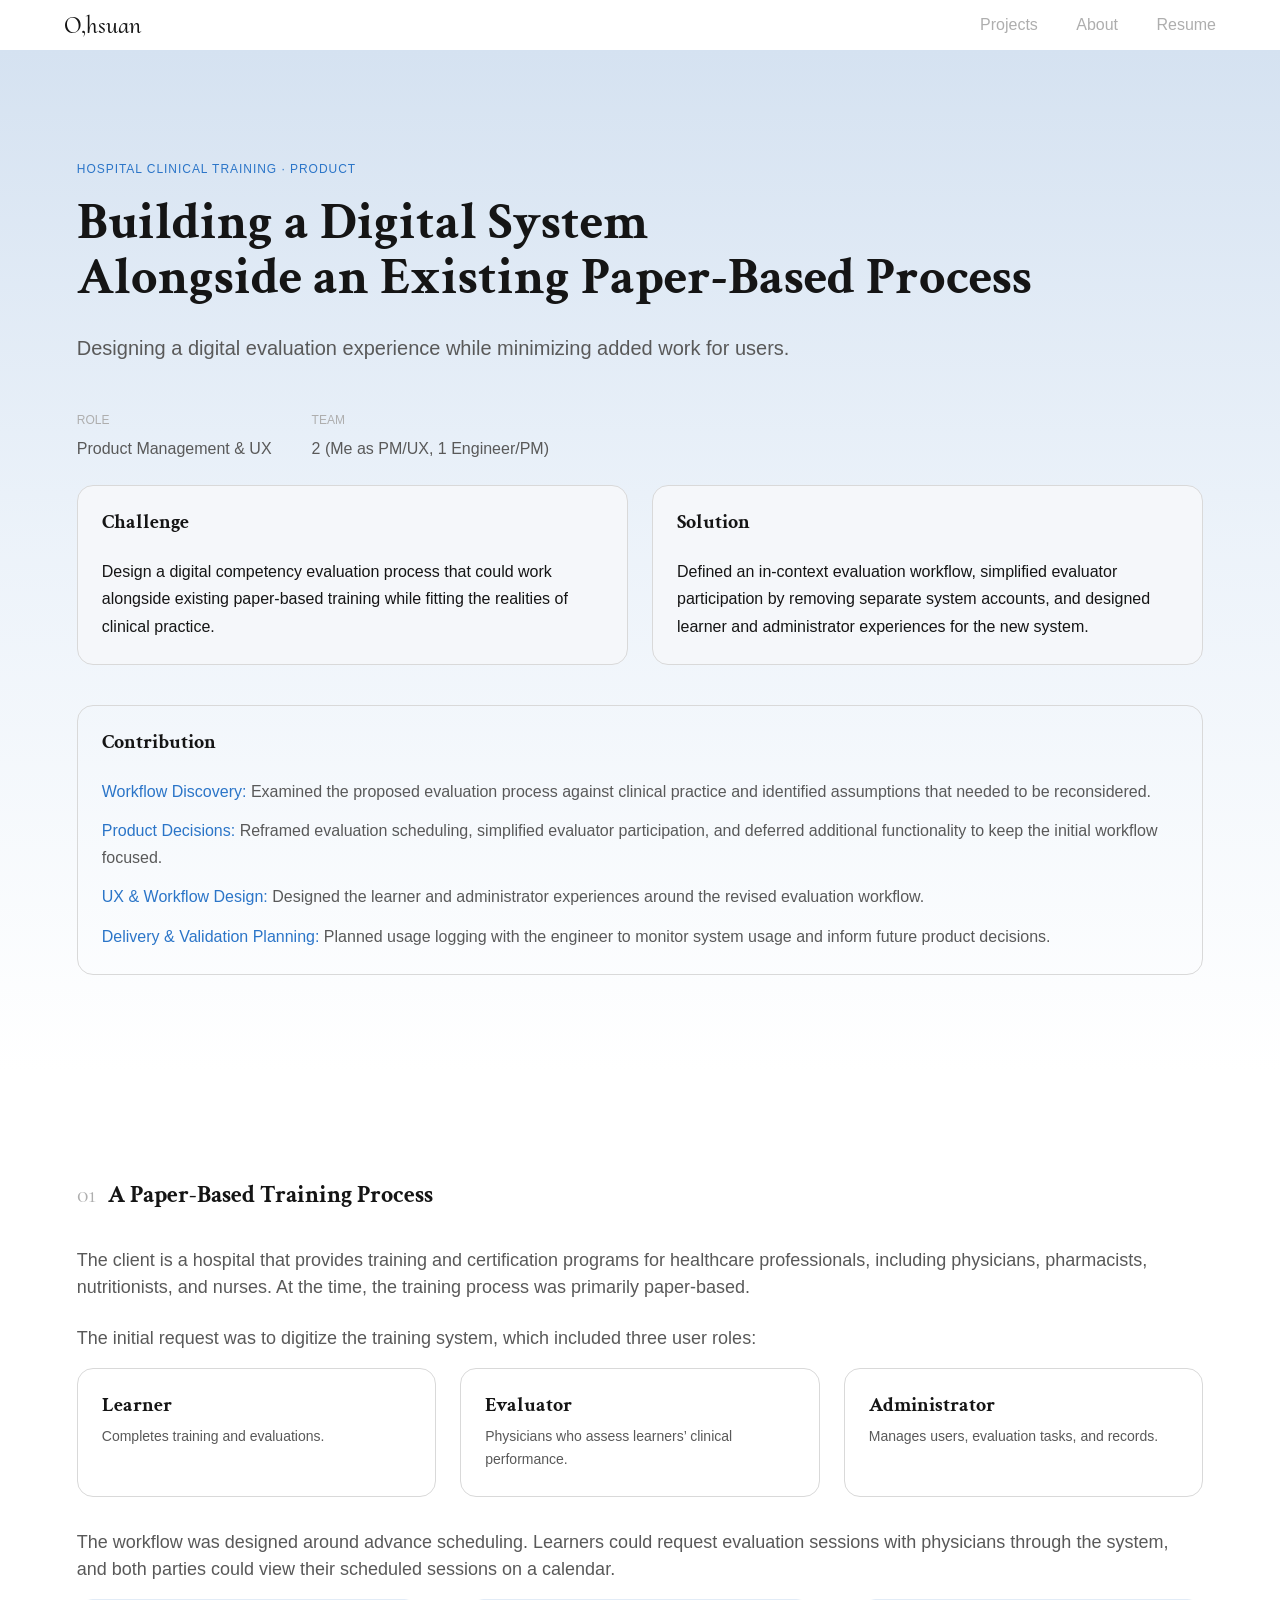
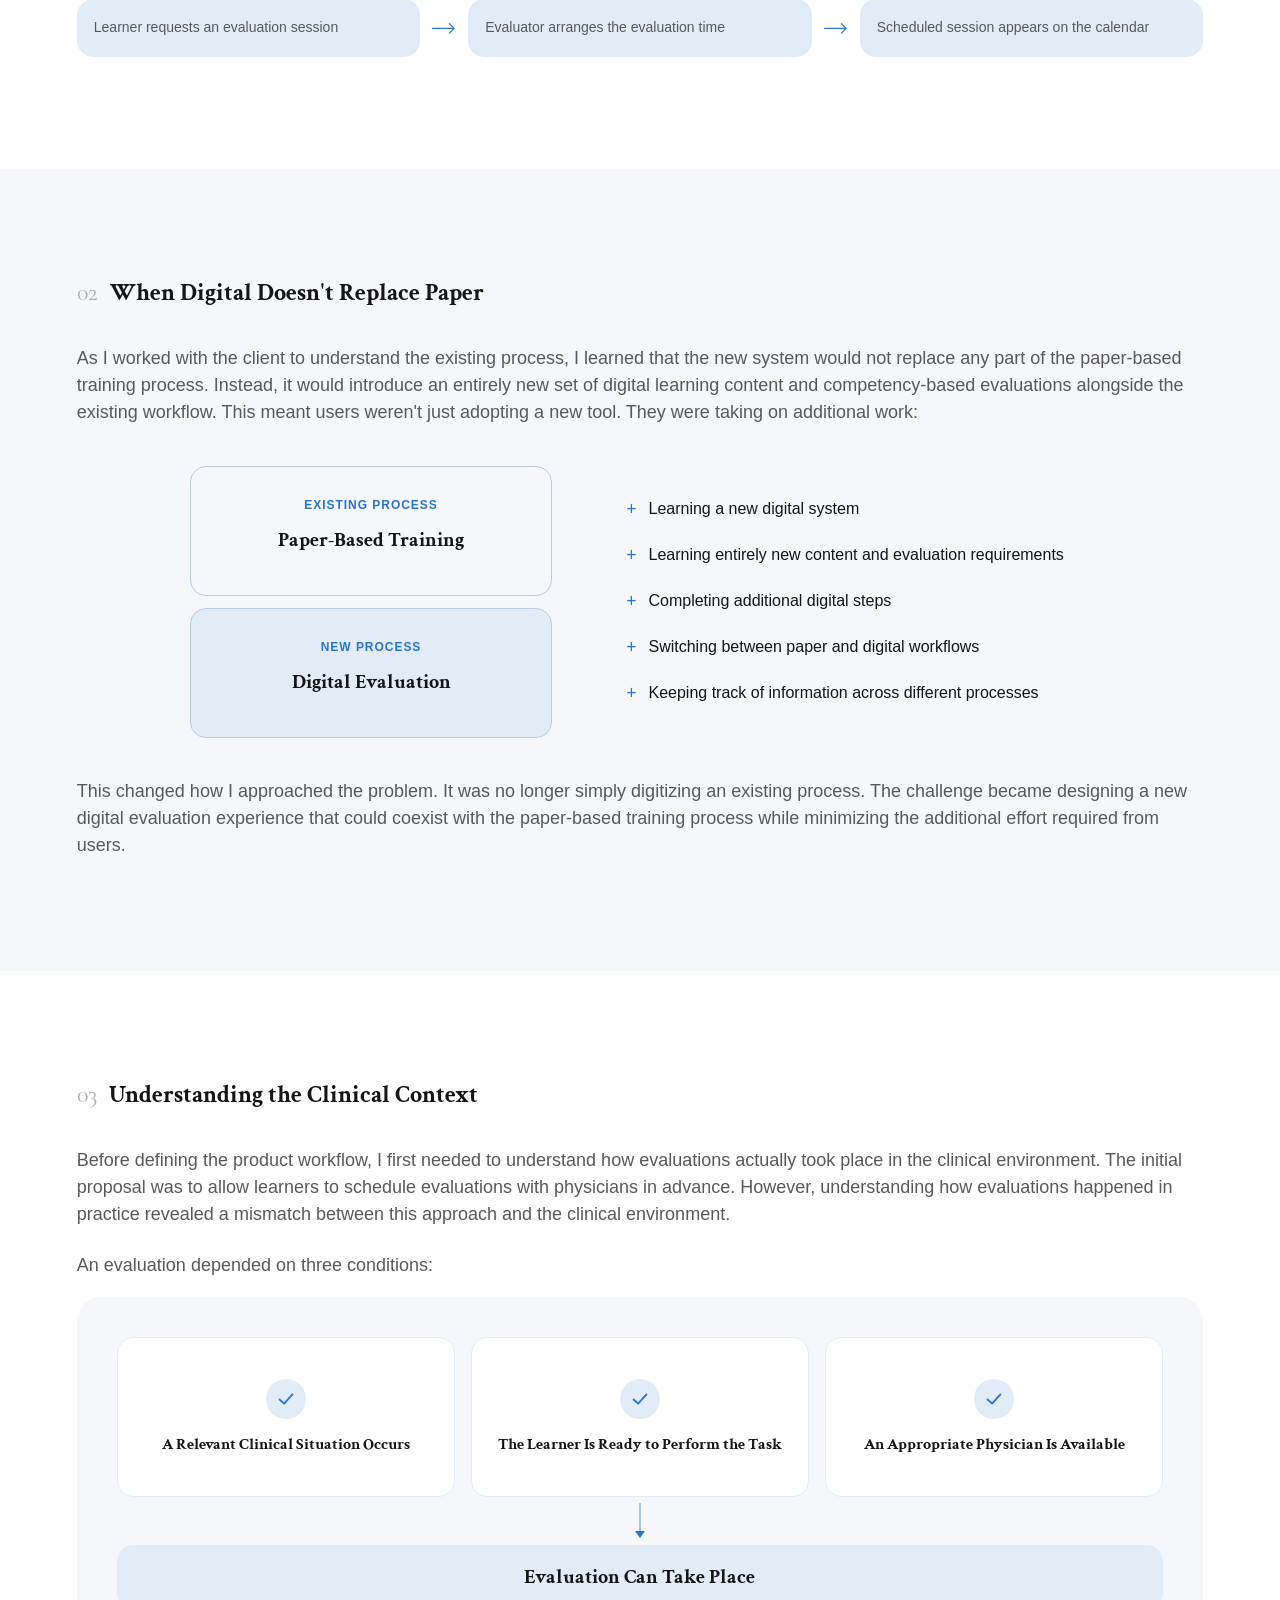
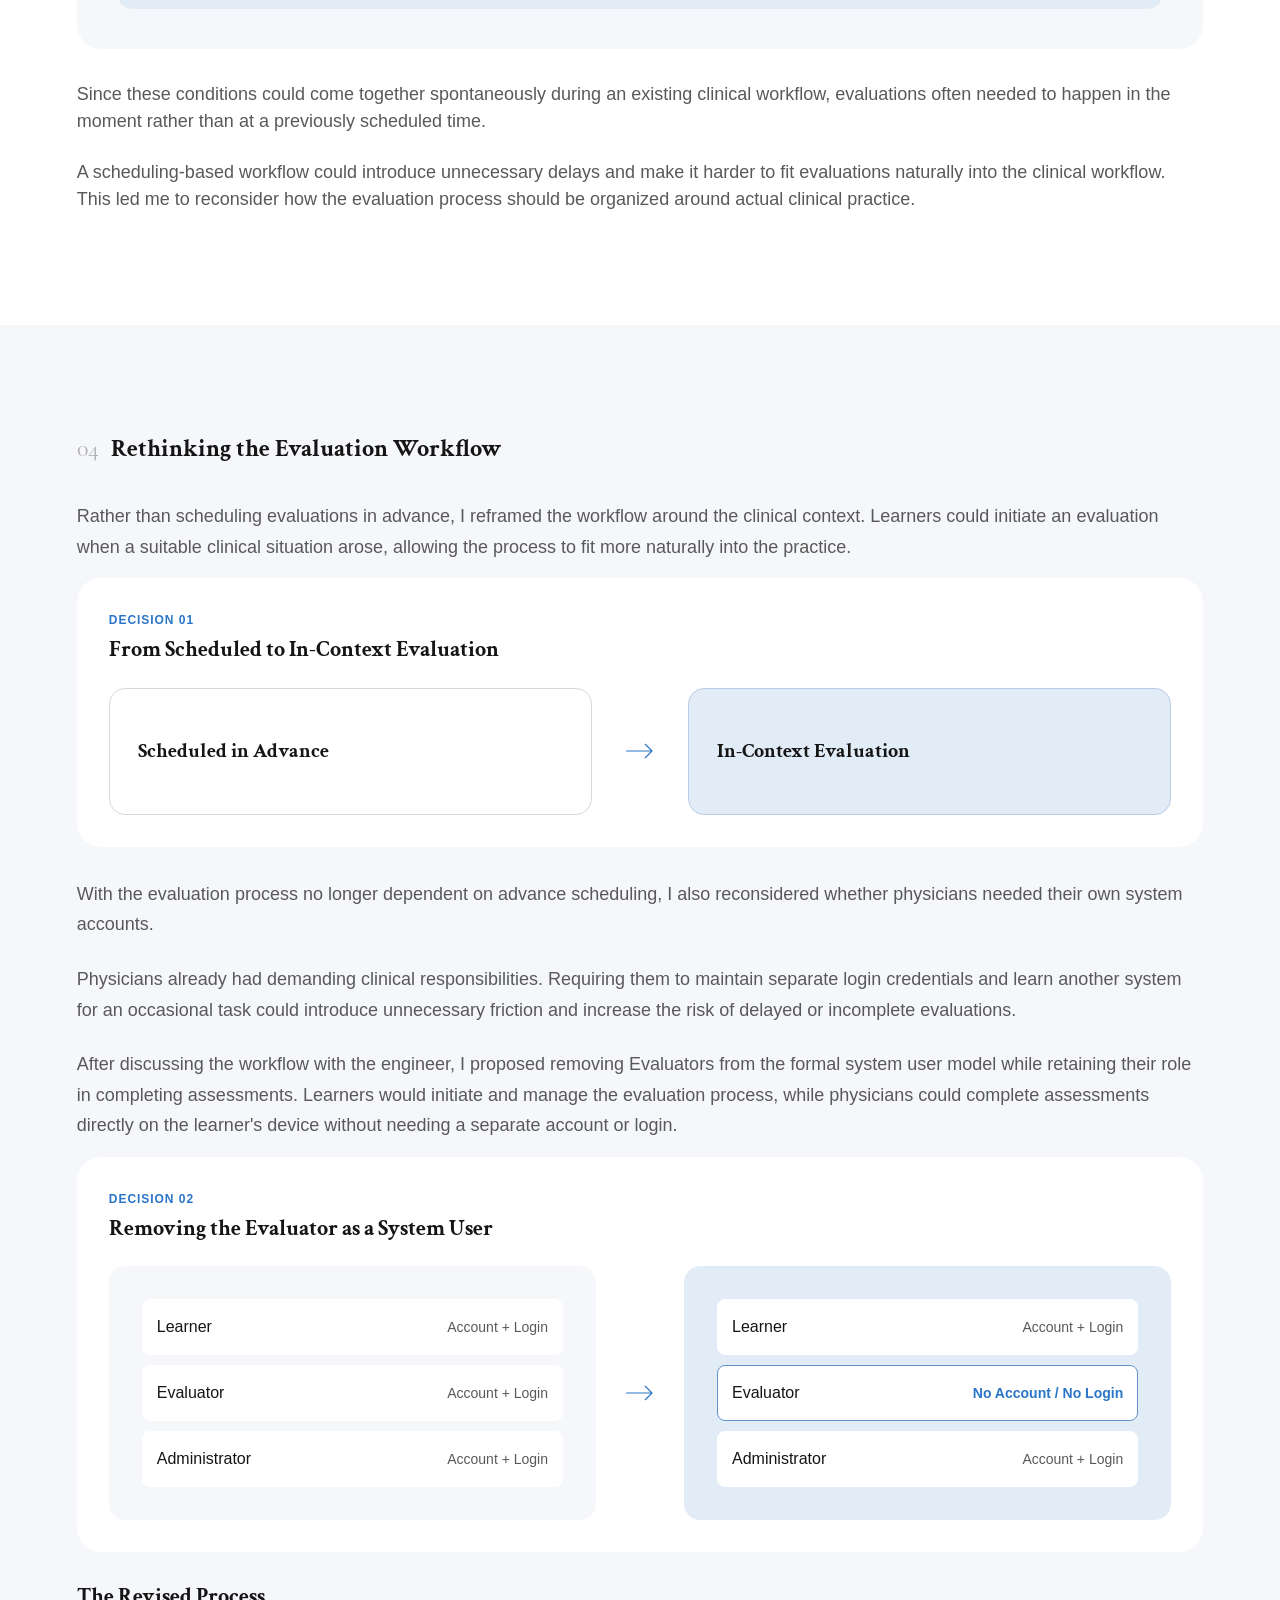
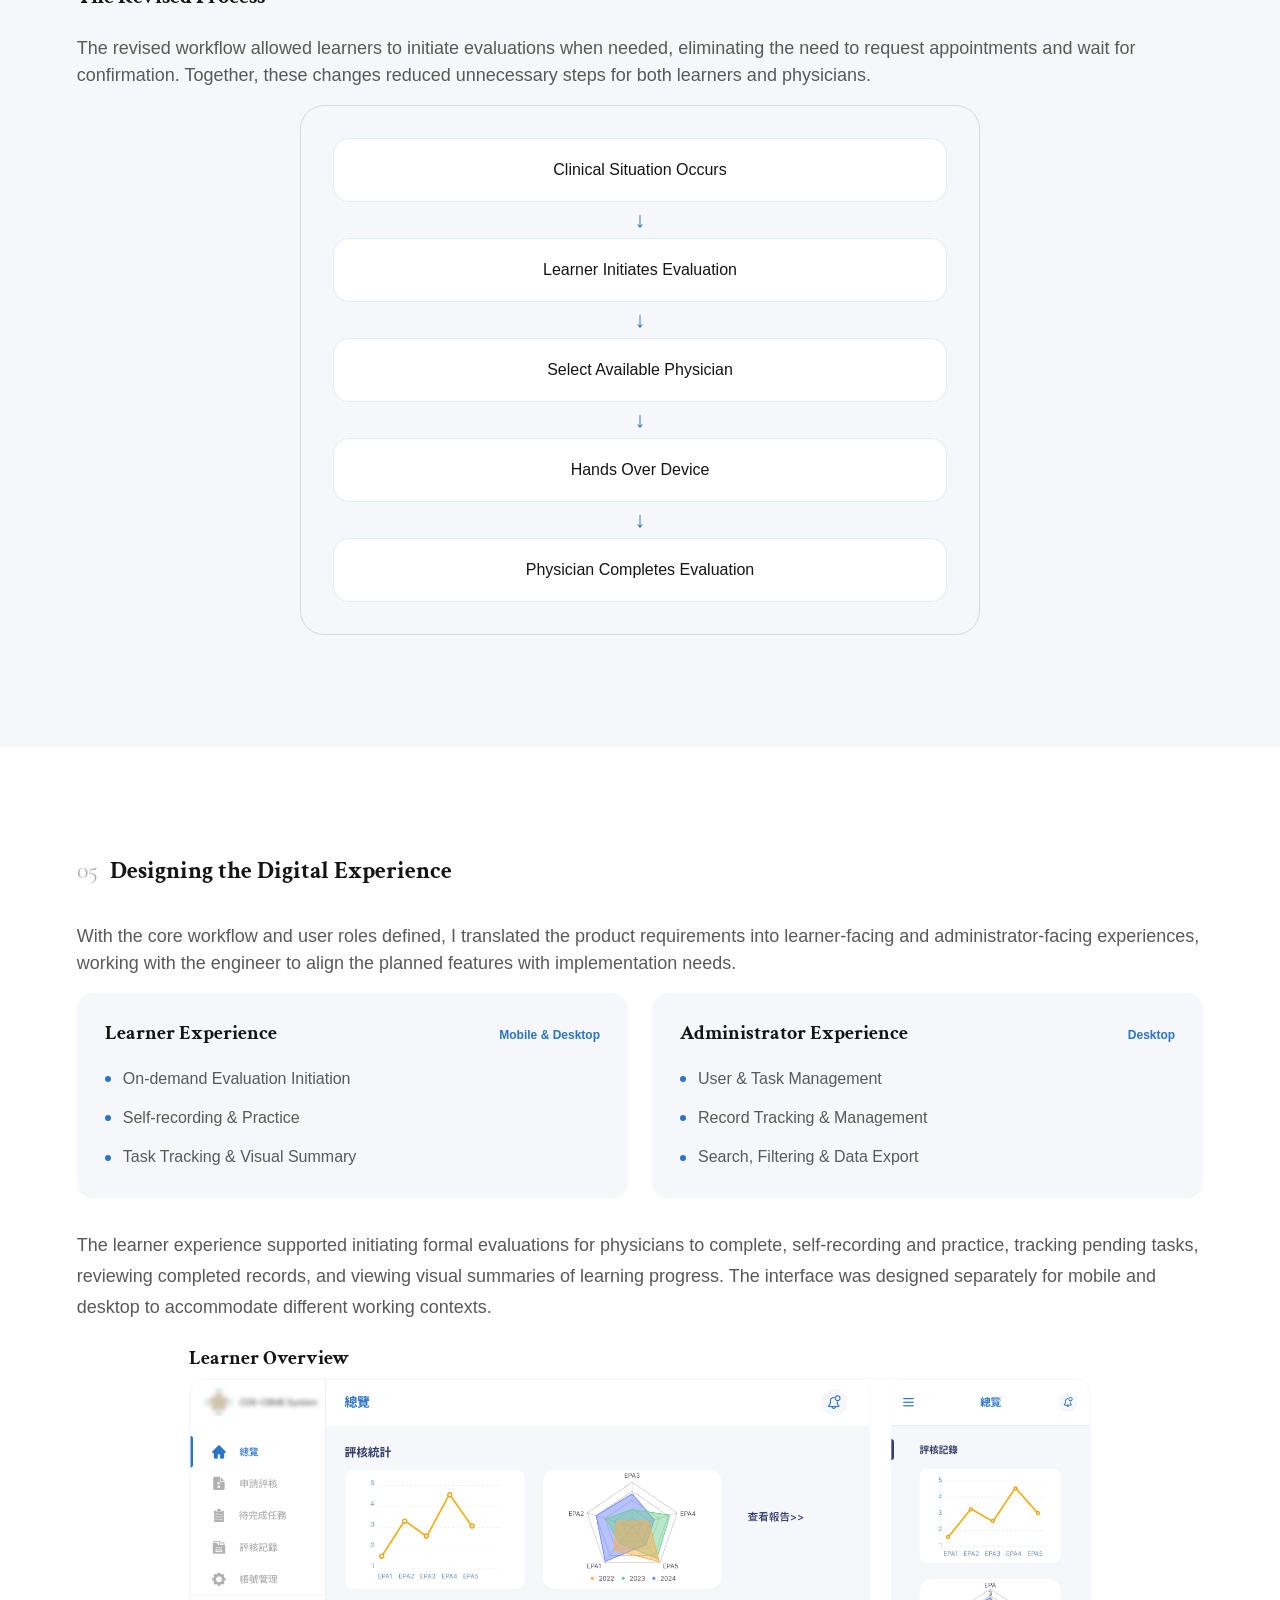
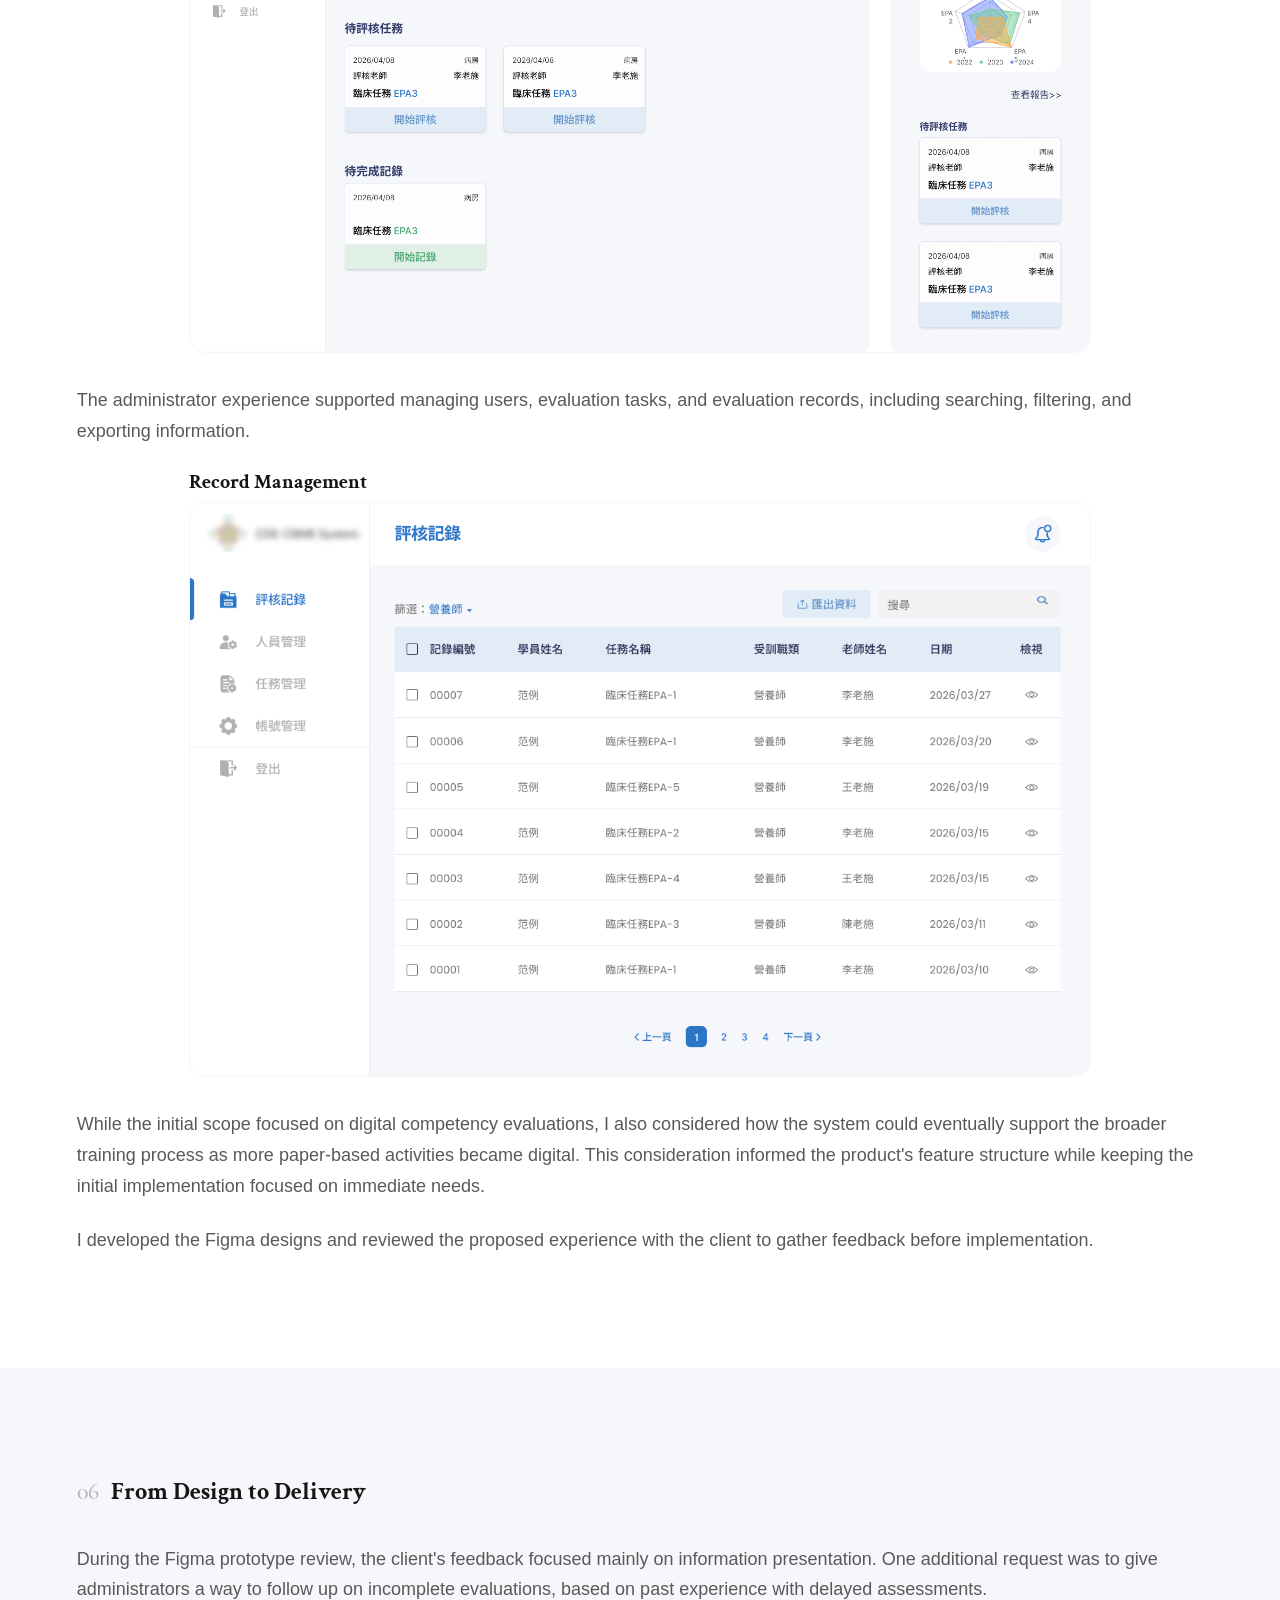
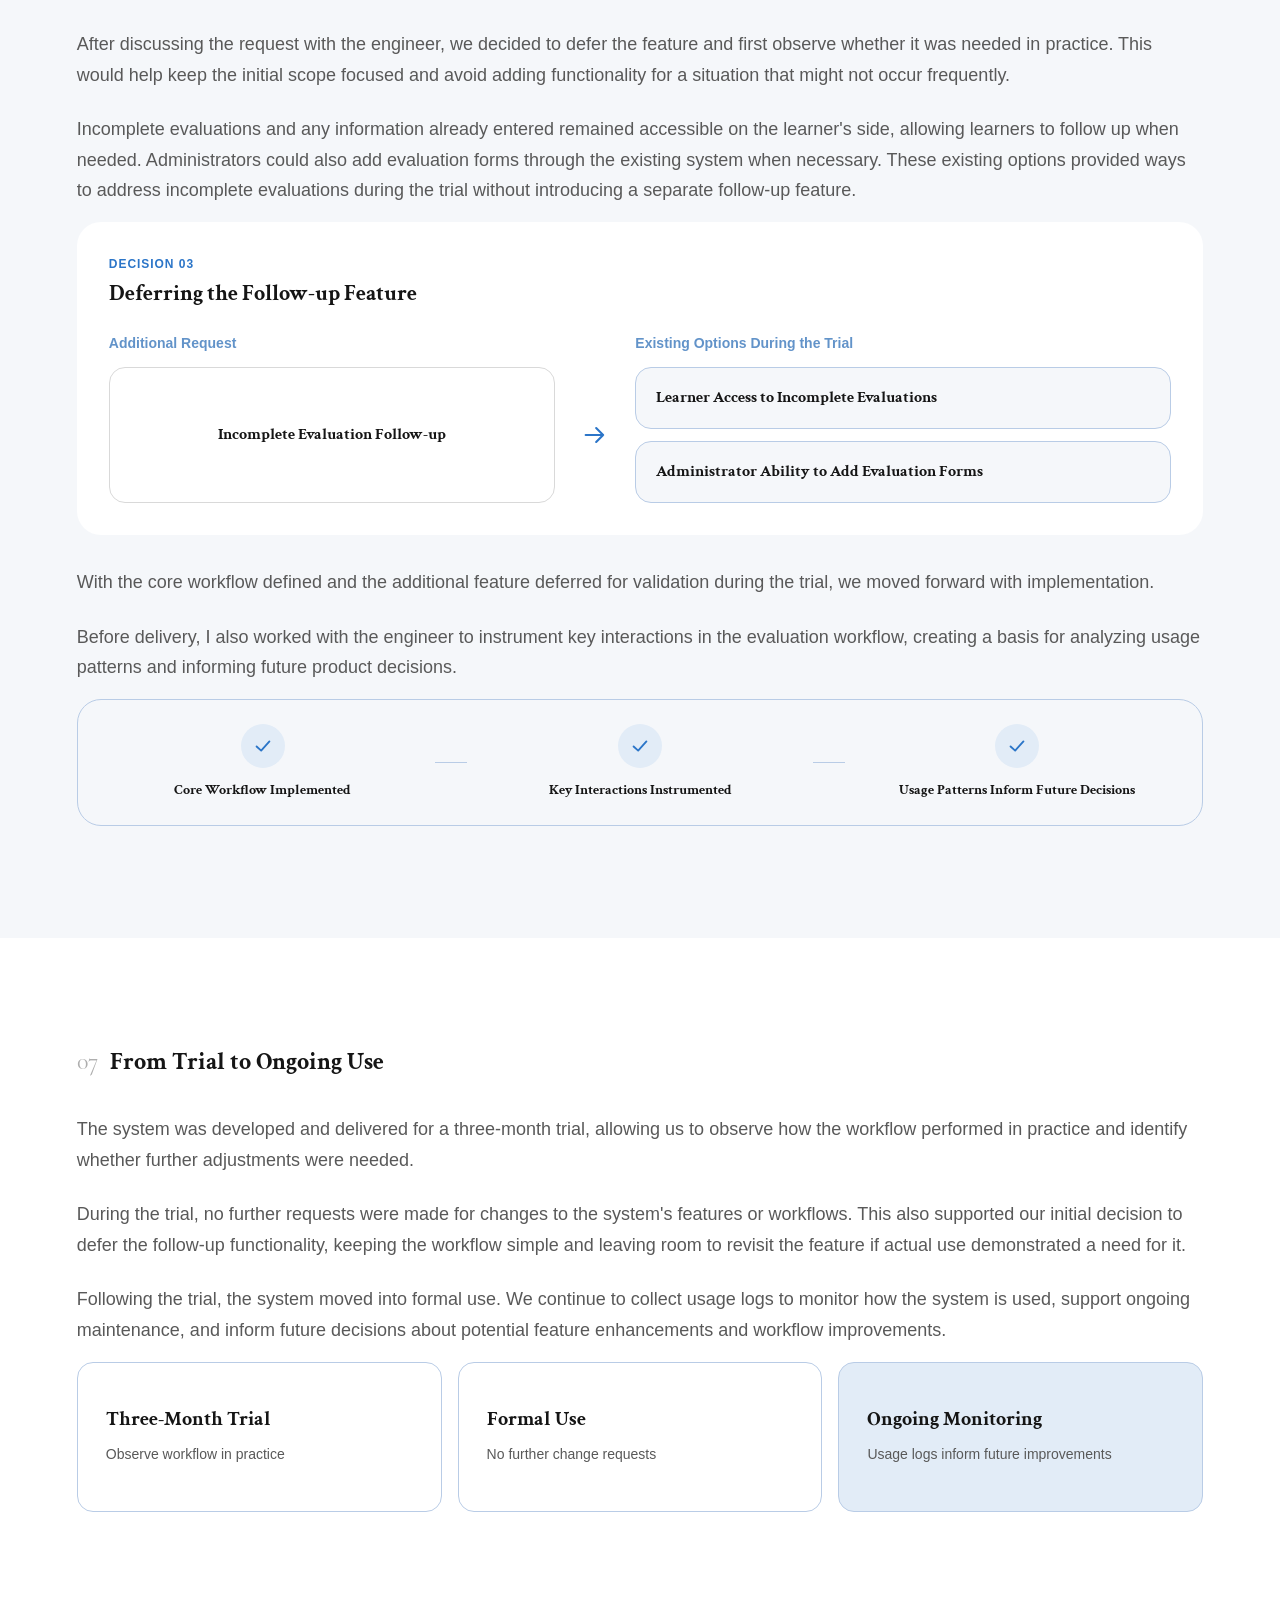
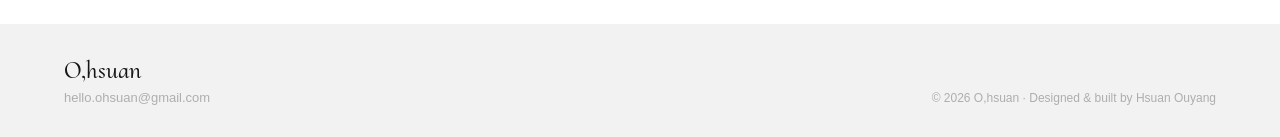
<file: projects/hospital.html>
<!doctype html>
<html lang="en">
<head>
  <meta charset="UTF-8">
  <meta name="viewport" content="width=device-width, initial-scale=1.0">

  <title>Hospital Clinical Training — O,hsuan</title>

  <link rel="preconnect" href="https://fonts.googleapis.com">
  <link rel="preconnect" href="https://fonts.gstatic.com" crossorigin>
  <link href="https://fonts.googleapis.com/css2?family=Cormorant+Upright:wght@400;500;700&family=Crimson+Text:ital,wght@0,400;0,700;1,400;1,700&display=swap" rel="stylesheet">

  <link rel="stylesheet" href="../css/style.css">
  <link rel="stylesheet" href="../css/hospital.css">
</head>

  <body class="case-page case-page--hospital">

    <!-- ======================================================
         HEADER
    ======================================================= -->

    <header class="site-header">
      <a
        class="wordmark"
        href="../index.html"
        aria-label="O,hsuan, home"
      >
        O,hsuan
      </a>
    
      <nav aria-label="Primary navigation">
        <a href="../index.html#selected-work">Projects</a>
        <a href="../about.html">About</a>
        <a href="../resume.html">Resume</a>
      </nav>
    </header>


    <main>

      <!-- ====================================================
           HERO
      ===================================================== -->

      <section class="case-hero">
        <div class="page-width">

          <p class="case-eyebrow">
            HOSPITAL CLINICAL TRAINING · PRODUCT
          </p>

          <h1>
            Building a Digital System
            <span class="hospital-title-break"><br></span>
            Alongside an Existing Paper-Based Process
          </h1>

          <p class="case-subtitle">
            Designing a digital evaluation experience while minimizing added work for users.
          </p>


          <div class="hospital-overview">

            <!-- Role / Team -->

            <div class="hospital-overview-meta">

              <div class="overview-meta-item">
                <span class="overview-label">ROLE</span>
                <p>Product Management &amp; UX</p>
              </div>

              <div class="overview-meta-item">
                <span class="overview-label">TEAM</span>
                <p>2 (Me as PM/UX, 1 Engineer/PM)</p>
              </div>

            </div>


            <!-- Challenge / Solution -->

            <div class="hospital-overview-summary">

              <article class="overview-summary-item">
                <h2>Challenge</h2>
                <p>
                  Design a digital competency evaluation process 
                  that could work alongside existing paper-based training 
                  while fitting the realities of clinical practice.
                </p>
              </article>

              <article class="overview-summary-item">
                <h2>Solution</h2>
                <p>
                  Defined an in-context evaluation workflow, 
                  simplified evaluator participation by removing separate system accounts, 
                  and designed learner and administrator experiences for the new system.
                </p>
              </article>

            </div>


            <!-- Contribution -->

            <section class="hospital-contribution">
              <h2>Contribution</h2>

              <div class="hospital-contribution-grid">

                <article class="hospital-contribution-item">
                  <h3>Workflow Discovery:</h3>
                  <p>
                    Examined the proposed evaluation process against clinical practice 
                    and identified assumptions that needed to be reconsidered.
                  </p>
                </article>

                <article class="hospital-contribution-item">
                  <h3>Product Decisions:</h3>
                  <p>
                    Reframed evaluation scheduling, simplified evaluator participation, 
                    and deferred additional functionality to keep the initial workflow focused.
                  </p>
                </article>

                <article class="hospital-contribution-item">
                  <h3>UX &amp; Workflow Design:</h3>
                  <p>
                    Designed the learner and administrator experiences around 
                    the revised evaluation workflow.
                  </p>
                </article>

                <article class="hospital-contribution-item">
                  <h3>Delivery &amp; Validation Planning:</h3>
                  <p>
                    Planned usage logging with the engineer to monitor system usage 
                    and inform future product decisions.
                  </p>
                </article>

              </div>
            </section>

          </div>

        </div>
      </section>



      <!-- ====================================================
           01 A Paper-Based Training Process
      ===================================================== -->

      <section class="case-section hospital-background" id="background">
        <div class="page-width">

          <div class="case-section-heading">
            <span class="case-section-number">01</span>
            <h2>A Paper-Based Training Process</h2>
          </div>


          <div class="hospital-background-intro">
            <p class="case-lead">
              The client is a hospital that provides training and
              certification programs for healthcare professionals,
              including physicians, pharmacists, nutritionists, and nurses.
              At the time, the training process was primarily paper-based.
            </p>

            <p>
              The initial request was to digitize the training system,
              which included three user roles:
            </p>
          </div>


          <!-- USER ROLES -->

          <div class="hospital-roles">
          
            <div class="hospital-role-grid">
          
              <article class="hospital-role-card">
                <h4>Learner</h4>
                <p>Completes training and evaluations.</p>
              </article>
          
              <article class="hospital-role-card">
                <h4>Evaluator</h4>
                <p>Physicians who assess learners’ clinical performance.</p>
              </article>
          
              <article class="hospital-role-card">
                <h4>Administrator</h4>
                <p>Manages users, evaluation tasks, and records.</p>
              </article>
          
            </div>
          </div>


          <div class="hospital-background-intro hospital-background-intro--workflow">
            <p>
              The workflow was designed around advance scheduling.
              Learners could request evaluation sessions with physicians
              through the system, and both parties could view their
              scheduled sessions on a calendar.
            </p>
          </div>


          <!-- SCHEDULING WORKFLOW -->
          
          <div class="hospital-scheduling">
          
            <div class="hospital-flow">
          
              <div class="hospital-flow-step">
                <p>Learner requests an evaluation session</p>
              </div>
          
              <div class="hospital-flow-arrow" aria-hidden="true">
                <svg viewBox="0 0 32 16" fill="none">
                  <path d="M2 8H29M23 2L29 8L23 14"
                    stroke="currentColor" stroke-width="1.5"
                    stroke-linecap="round" stroke-linejoin="round"/>
                </svg>
              </div>
          
              <div class="hospital-flow-step">
                <p>Evaluator arranges the evaluation time</p>
              </div>
          
              <div class="hospital-flow-arrow" aria-hidden="true">
                <svg viewBox="0 0 32 16" fill="none">
                  <path d="M2 8H29M23 2L29 8L23 14"
                    stroke="currentColor" stroke-width="1.5"
                    stroke-linecap="round" stroke-linejoin="round"/>
                </svg>
              </div>
          
              <div class="hospital-flow-step">
                <p>Scheduled session appears on the calendar</p>
              </div>
          
            </div>
          
          </div>

        </div>
      </section>


      <!-- ====================================================
           02 When Digital Doesn't Replace Paper
      ===================================================== -->
      <section class="case-section hospital-context" id="hospital-context">
          <div class="page-width">
        
            <div class="case-section-heading">
              <span class="case-section-number">02</span>
              <h2>When Digital Doesn't Replace Paper</h2>
            </div>
        
            <div class="hospital-context-intro">
              <p>
                As I worked with the client to understand the existing process,
                I learned that the new system would not replace any part of the
                paper-based training process. Instead, it would introduce an
                entirely new set of digital learning content and competency-based
                evaluations alongside the existing workflow.
                This meant users weren't just adopting a new tool. 
                They were taking on additional work:
              </p>
            </div>
        
            <div class="hospital-context-model">

              <div class="hospital-context-processes">
                <article class="hospital-context-card hospital-context-card--existing">
                  <span class="hospital-context-label">EXISTING PROCESS</span>
                  <h3>Paper-Based Training</h3>
                </article>
          
                <article class="hospital-context-card hospital-context-card--new">
                  <span class="hospital-context-label">NEW PROCESS</span>
                  <h3>Digital Evaluation</h3>
                </article>
              </div>
        
              <ul class="hospital-context-list">
                <li>Learning a new digital system</li>
                <li>Learning entirely new content and evaluation requirements</li>
                <li>Completing additional digital steps</li>
                <li>Switching between paper and digital workflows</li>
                <li>Keeping track of information across different processes</li>
              </ul>
            </div>
        
            <div class="hospital-context-conclusion">
              <p>
                This changed how I approached the problem. It was no longer
                simply digitizing an existing process. The challenge became
                designing a new digital evaluation experience that could coexist
                with the paper-based training process while minimizing the
                additional effort required from users.
              </p>
            </div>
        
          </div>
        </section>

      <!-- ====================================================
           03 Understanding the Clinical Context
      ===================================================== -->

        <section class="case-section hospital-clinical-context" id="clinical-context">
        
          <div class="page-width">
        
            <div class="case-section-heading">
              <span class="case-section-number">03</span>
              <h2>Understanding the Clinical Context</h2>
            </div>
        
            <div class="hospital-clinical-content">
        
              <!-- Introduction -->
              <div class="hospital-clinical-intro">
                <p>
                  Before defining the product workflow, I first needed to understand
                  how evaluations actually took place in the clinical environment.
                  The initial proposal was to allow learners to schedule evaluations
                  with physicians in advance. However, understanding how evaluations
                  happened in practice revealed a mismatch between this approach
                  and the clinical environment.
                </p>

                <p>
                  An evaluation depended on three conditions:
                </p>
              </div>
        
              <!-- Three conditions -->
              <div class="hospital-clinical-model">
        
              <div class="hospital-clinical-conditions">
              
                <article class="hospital-clinical-condition">
                  <span class="hospital-clinical-check" aria-hidden="true">
                    <svg viewBox="0 0 24 24" fill="none">
                      <path d="M5 12.5L10 17L19 7"
                        stroke="currentColor"
                        stroke-width="2"
                        stroke-linecap="round"
                        stroke-linejoin="round"/>
                    </svg>
                  </span>
                  <h3>A Relevant Clinical Situation Occurs</h3>
                </article>
              
                <article class="hospital-clinical-condition">
                  <span class="hospital-clinical-check" aria-hidden="true">
                    <svg viewBox="0 0 24 24" fill="none">
                      <path d="M5 12.5L10 17L19 7"
                        stroke="currentColor"
                        stroke-width="2"
                        stroke-linecap="round"
                        stroke-linejoin="round"/>
                    </svg>
                  </span>
                  <h3>The Learner Is Ready to Perform the Task</h3>
                </article>
              
                <article class="hospital-clinical-condition">
                  <span class="hospital-clinical-check" aria-hidden="true">
                    <svg viewBox="0 0 24 24" fill="none">
                      <path d="M5 12.5L10 17L19 7"
                        stroke="currentColor"
                        stroke-width="2"
                        stroke-linecap="round"
                        stroke-linejoin="round"/>
                    </svg>
                  </span>
                  <h3>An Appropriate Physician Is Available</h3>
                </article>
              
              </div>
        
                <div class="hospital-clinical-connector" aria-hidden="true"></div>
        
                <div class="hospital-clinical-outcome">
                  <h3>Evaluation Can Take Place</h3>
                </div>
        
              </div>
        
              <!-- Conclusion -->
              <div class="hospital-clinical-conclusion">
                <p>
                  Since these conditions could come together spontaneously during
                  an existing clinical workflow, evaluations often needed to happen
                  in the moment rather than at a previously scheduled time.
                </p>
        
                <p>
                  A scheduling-based workflow could introduce unnecessary delays
                  and make it harder to fit evaluations naturally into the clinical
                  workflow. This led me to reconsider how the evaluation process
                  should be organized around actual clinical practice.
                </p>
              </div>
        
            </div>
        
          </div>
        
        </section>

        <!-- ====================================================
             04 Rethinking the Evaluation Workflow
        ===================================================== -->

        <section class="case-section hospital-rethinking-workflow" id="rethinking-workflow">
          <div class="page-width">
        
            <div class="case-section-heading">
              <span class="case-section-number">04</span>
              <h2>Rethinking the Evaluation Workflow</h2>
            </div>
        
        
            <!-- Decision 01 -->
            <div class="hospital-decision">
        
              <p class="hospital-decision-description">
                Rather than scheduling evaluations in advance,
                I reframed the workflow around the clinical context.
                Learners could initiate an evaluation when a suitable clinical situation arose,
                allowing the process to fit more naturally into the practice.
              </p>
        
              <div class="hospital-decision-card">
        
                <div class="hospital-decision-header">
                  <span class="hospital-decision-label">DECISION 01</span>
                  <h3>From Scheduled to In-Context Evaluation</h3>
                </div>
        
                <div class="hospital-timing-comparison">
        
                  <div class="hospital-timing-card">
                    <div class="hospital-timing-text">
                      <h4>Scheduled in Advance</h4>
                    </div>
                  </div>
        
                  <div class="hospital-timing-arrow" aria-hidden="true">
                    <svg viewBox="0 0 40 24" fill="none">
                      <path d="M2 12H36M27 3L36 12L27 21"
                        stroke="currentColor"
                        stroke-width="1.5"
                        stroke-linecap="round"
                        stroke-linejoin="round" />
                    </svg>
                  </div>
        
                  <div class="hospital-timing-card hospital-timing-card--highlight">
                    <div class="hospital-timing-text">
                      <h4>In-Context Evaluation</h4>
                    </div>
                  </div>
        
                </div>
              </div>
            </div>
        
        
            <!-- Decision 02 -->
            <div class="hospital-decision">
        
              <p class="hospital-decision-description">
                With the evaluation process no longer dependent on advance scheduling,
                I also reconsidered whether physicians needed their own system accounts.
              </p>
        
              <p>
                Physicians already had demanding clinical responsibilities.
                Requiring them to maintain separate login credentials
                and learn another system for an occasional task could introduce unnecessary friction
                and increase the risk of delayed or incomplete evaluations.
              </p>
        
              <p>
                After discussing the workflow with the engineer,
                I proposed removing Evaluators from the formal system user model
                while retaining their role in completing assessments.
                Learners would initiate and manage the evaluation process,
                while physicians could complete assessments directly on the learner's device
                without needing a separate account or login.
              </p>
        
        
              <div class="hospital-decision-card">
        
                <div class="hospital-decision-header">
                  <span class="hospital-decision-label">DECISION 02</span>
                  <h3>Removing the Evaluator as a System User</h3>
                </div>
        
                <!-- Role Comparison -->
                <div class="hospital-role-comparison">
                
                  <!-- Initial -->
                  <div class="hospital-role-panel">
                    <div class="hospital-role-list">
                
                      <div class="hospital-role-item">
                        <span class="hospital-role-name">Learner</span>
                        <span class="hospital-role-access">Account + Login</span>
                      </div>
                
                      <div class="hospital-role-item">
                        <span class="hospital-role-name">Evaluator</span>
                        <span class="hospital-role-access">Account + Login</span>
                      </div>
                
                      <div class="hospital-role-item">
                        <span class="hospital-role-name">Administrator</span>
                        <span class="hospital-role-access">Account + Login</span>
                      </div>
                
                    </div>
                  </div>
                
                
                  <div class="hospital-role-transition" aria-hidden="true">
                    <svg viewBox="0 0 40 24" fill="none">
                      <path d="M2 12H36M27 3L36 12L27 21"
                        stroke="currentColor"
                        stroke-width="1.5"
                        stroke-linecap="round"
                        stroke-linejoin="round" />
                    </svg>
                  </div>
                
                
                  <!-- Revised -->
                  <div class="hospital-role-panel hospital-role-panel--revised">
                    <div class="hospital-role-list">
                
                      <div class="hospital-role-item">
                        <span class="hospital-role-name">Learner</span>
                        <span class="hospital-role-access">Account + Login</span>
                      </div>
                
                      <div class="hospital-role-item hospital-role-item--changed">
                        <span class="hospital-role-name">Evaluator</span>
                        <span class="hospital-role-access">
                          No Account / No Login
                        </span>
                      </div>
                
                      <div class="hospital-role-item">
                        <span class="hospital-role-name">Administrator</span>
                        <span class="hospital-role-access">Account + Login</span>
                      </div>
                
                    </div>
                  </div>
                
                </div>
              </div>
            </div>
        
        
            <!-- Final Workflow -->
            <div class="hospital-final-workflow-heading">
              <h3>The Revised Process</h3>
            </div>
        
            <p class="hospital-final-workflow-summary">
              The revised workflow allowed learners to initiate evaluations when needed,
              eliminating the need to request appointments and wait for confirmation.
              Together, these changes reduced unnecessary steps for both learners and physicians.
            </p>
        
            <div class="hospital-final-workflow">
              <div class="hospital-final-workflow-steps">
        
                <div class="hospital-workflow-step">
                  <p>Clinical Situation Occurs</p>
                </div>
        
                <div class="hospital-workflow-connector" aria-hidden="true">↓</div>
        
                <div class="hospital-workflow-step">
                  <p>Learner Initiates Evaluation</p>
                </div>
        
                <div class="hospital-workflow-connector" aria-hidden="true">↓</div>
        
                <div class="hospital-workflow-step">
                  <p>Select Available Physician</p>
                </div>
        
                <div class="hospital-workflow-connector" aria-hidden="true">↓</div>
        
                <div class="hospital-workflow-step">
                  <p>Hands Over Device</p>
                </div>
        
                <div class="hospital-workflow-connector" aria-hidden="true">↓</div>
        
                <div class="hospital-workflow-step">
                  <p>Physician Completes Evaluation</p>
                </div>
        
              </div>
            </div>
        
          </div>
        </section>

        <!-- ====================================================
             05 Designing the Digital Experience
        ===================================================== -->
      
        <section class="case-section hospital-designing-experience" id="designing-experience">
         <div class="page-width">
          <div class="case-section-heading">
            <span class="case-section-number">05</span>
            <h2>Designing the Digital Experience</h2>
          </div>
        
          <div class="hospital-designing-experience-content">
        
            <p class="hospital-designing-experience-intro">
              With the core workflow and user roles defined, 
              I translated the product requirements into learner-facing 
              and administrator-facing experiences, working with the engineer 
              to align the planned features with implementation needs.
            </p>
        
            <!-- Experience Overview -->
            <div class="hospital-experience-grid">
        
              <div class="hospital-experience-card">
                <div class="hospital-experience-card-header">
                  <h3>Learner Experience</h3>
                  <span class="hospital-experience-platform">Mobile &amp; Desktop</span>
                </div>
        
                <ul>
                  <li>On-demand Evaluation Initiation</li>
                  <li>Self-recording &amp; Practice</li>
                  <li>Task Tracking &amp; Visual Summary</li>
                </ul>
              </div>
        
              <div class="hospital-experience-card">
                <div class="hospital-experience-card-header">
                  <h3>Administrator Experience</h3>
                  <span class="hospital-experience-platform">Desktop</span>
                </div>
        
                <ul>
                  <li>User &amp; Task Management</li>
                  <li>Record Tracking &amp; Management</li>
                  <li>Search, Filtering &amp; Data Export</li>
                </ul>
              </div>
        
            </div>
        
            <!-- Learner Interface -->
            <div class="hospital-design-showcase">
                <p>
                  The learner experience supported initiating formal evaluations 
                  for physicians to complete, self-recording and practice, 
                  tracking pending tasks, reviewing completed records, 
                  and viewing visual summaries of learning progress. 
                  The interface was designed separately for mobile and desktop 
                  to accommodate different working contexts.
                </p>
              <div class="hospital-design-inner">
              <div class="hospital-design-heading">
                <h3>Learner Overview</h3>
              </div>
        
              <figure class="hospital-design-figure hospital-design-figure--learner">
                <img
                  src="../assets/images/hospital/figma-learner-overview.png"
                  alt="Learner overview interface showing visual summary, pending evaluation tasks, incomplete records, and navigation across desktop and mobile layouts"
                >
              </figure>
              </div>
            </div>
        
            <!-- Administrator Interface -->
            <div class="hospital-design-showcase">
               <p>
                  The administrator experience supported managing users, 
                  evaluation tasks, and evaluation records, including searching, 
                  filtering, and exporting information.
                </p>
              <div class="hospital-design-inner">
              <div class="hospital-design-heading">
                <h3>Record Management</h3>
              </div>
        
              <figure class="hospital-design-figure hospital-design-figure--admin">
                <img
                  src="../assets/images/hospital/figma-admin-record-management.png"
                  alt="Administrator interface for searching, filtering, reviewing, and exporting evaluation records"
                >
              </figure>
            </div>
            </div>
        
            <!-- Future Expansion -->
            <div class="hospital-designing-experience-closing">
        
              <p>
                While the initial scope focused on digital competency evaluations, 
                I also considered how the system could eventually support 
                the broader training process as more paper-based activities became digital. 
                This consideration informed the product's feature structure 
                while keeping the initial implementation focused on immediate needs.
              </p>
        
              <p>
                I developed the Figma designs and reviewed the proposed experience 
                with the client to gather feedback before implementation.
              </p>
        
            </div>
        
          </div>
         </div>
        </section>

        <!-- ====================================================
             06 From Design to Delivery
        ===================================================== -->
        <section class="case-section hospital-design-to-delivery" id="design-to-delivery">

         <div class="page-width">
          <div class="case-section-heading">
            <span class="case-section-number">06</span>
            <h2>From Design to Delivery</h2>
          </div>
        
          <div class="hospital-design-to-delivery-content">
        
            <!-- Client Feedback -->
            <div class="hospital-feedback">
        
              <p>
                During the Figma prototype review, 
                the client's feedback focused mainly on information presentation. 
                One additional request was to give administrators a way 
                to follow up on incomplete evaluations, 
                based on past experience with delayed assessments.
              </p>

              <p>
                After discussing the request with the engineer, 
                we decided to defer the feature and first observe 
                whether it was needed in practice. This would help keep the 
                initial scope focused and avoid adding functionality for a situation 
                that might not occur frequently.
              </p>

              <p>
                Incomplete evaluations and any information already entered remained 
                accessible on the learner's side, allowing learners to follow up when needed. 
                Administrators could also add evaluation forms through the existing system when necessary. 
                These existing options provided ways to address incomplete evaluations 
                during the trial without introducing a separate follow-up feature.
              </p>

            </div>
        
        
            <!-- Scope Decision -->
            <div class="hospital-scope-decision">

               <div class="hospital-decision-card">
              
                <div class="hospital-decision-header">
                  <span class="hospital-decision-label">DECISION 03</span>
                  <h3>Deferring the Follow-up Feature</h3>
                </div>
              
                <div class="hospital-decision-comparison">
              
                  <!-- Additional Request -->
                  <div class="hospital-decision-request">
                    <span class="hospital-decision-column-label">Additional Request</span>
              
                    <div class="hospital-decision-request-card">
                      <h4>Incomplete Evaluation Follow-up</h4>
                    </div>
                  </div>
              
                  <!-- Arrow -->
                  <div class="hospital-decision-arrow" aria-hidden="true">
                    <svg viewBox="0 0 24 24" fill="none">
                      <path
                        d="M4 12H19M13 6L19 12L13 18"
                        stroke="currentColor"
                        stroke-width="1.8"
                        stroke-linecap="round"
                        stroke-linejoin="round"
                      />
                    </svg>
                  </div>
              
                  <!-- Existing Options -->
                  <div class="hospital-decision-options">
                    <span class="hospital-decision-column-label">
                      Existing Options During the Trial
                    </span>
              
                    <div class="hospital-decision-option-card">
                      <h4>Learner Access to Incomplete Evaluations</h4>
                    </div>
              
                    <div class="hospital-decision-option-card">
                      <h4>Administrator Ability to Add Evaluation Forms</h4>
                    </div>
              
                  </div>
              
                </div>
              
              </div>
        
            </div>
        
        
            <!-- Implementation & Monitoring -->
            <div class="hospital-implementation">  
              <p>
                With the core workflow defined and the additional feature deferred 
                for validation during the trial, we moved forward with implementation.
              </p>
        
              <p>
                Before delivery, I also worked with the engineer to instrument 
                key interactions in the evaluation workflow, 
                creating a basis for analyzing usage patterns and 
                informing future product decisions.
              </p>
        
              <div class="hospital-monitoring-flow">
              
                <div class="hospital-monitoring-step">
                  <span class="hospital-monitoring-icon">
                    <svg viewBox="0 0 24 24" fill="none" aria-hidden="true">
                      <path d="M5 12.5L10 17L19 7" stroke="currentColor" stroke-width="2" stroke-linecap="round" stroke-linejoin="round"/>
                    </svg>
                  </span>
                  <span class="hospital-monitoring-text">Core Workflow Implemented</span>
                </div>
              
                <div class="hospital-monitoring-connector"></div>
              
                <div class="hospital-monitoring-step">
                  <span class="hospital-monitoring-icon">
                    <svg viewBox="0 0 24 24" fill="none" aria-hidden="true">
                      <path d="M5 12.5L10 17L19 7" stroke="currentColor" stroke-width="2" stroke-linecap="round" stroke-linejoin="round"/>
                    </svg>
                  </span>
                  <span class="hospital-monitoring-text">Key Interactions Instrumented</span>
                </div>
              
                <div class="hospital-monitoring-connector"></div>
              
                <div class="hospital-monitoring-step">
                  <span class="hospital-monitoring-icon">
                    <svg viewBox="0 0 24 24" fill="none" aria-hidden="true">
                      <path d="M5 12.5L10 17L19 7" stroke="currentColor" stroke-width="2" stroke-linecap="round" stroke-linejoin="round"/>
                    </svg>
                  </span>
                  <span class="hospital-monitoring-text">Usage Patterns Inform Future Decisions</span>
                </div>
              
              </div>
        
            </div>
        
          </div>
          </div>
        </section>

        <!-- ====================================================
             07 From Trial to Ongoing Use
        ===================================================== -->

        <section class="case-section hospital-ongoing-use" id="ongoing-use">
         <div class="page-width">
          <div class="case-section-heading">
            <span class="case-section-number">07</span>
            <h2>From Trial to Ongoing Use</h2>
          </div>
        
          <div class="hospital-ongoing-use-content">
        
            <!-- Trial & Ongoing Use -->
            <div class="hospital-ongoing-use-copy">
        
              <p>
                The system was developed and delivered for a three-month trial, 
                allowing us to observe how the workflow performed in practice 
                and identify whether further adjustments were needed.
              </p>
        
              <p>
                During the trial, no further requests were made for changes 
                to the system's features or workflows. This also supported our initial decision 
                to defer the follow-up functionality, keeping the workflow simple 
                and leaving room to revisit the feature if actual use demonstrated a need for it.
              </p>
        
              <p>
                Following the trial, the system moved into formal use. 
                We continue to collect usage logs to monitor how the system is used, 
                support ongoing maintenance, and inform future decisions about 
                potential feature enhancements and workflow improvements.
              </p>
        
            </div>
        
            <!-- Product Lifecycle -->
              <div class="hospital-lifecycle-grid">
        
                <!-- Stage 01 -->
                <div class="hospital-lifecycle-card">
                  <h3>Three-Month Trial</h3>
                  <p>Observe workflow in practice</p>
        
                </div>
        
                <!-- Stage 02 -->
                <div class="hospital-lifecycle-card">
                  <h3>Formal Use</h3>
                  <p>No further change requests</p>
        
                </div>
        
                <!-- Stage 03 -->
                <div class="hospital-lifecycle-card hospital-lifecycle-card--ongoing">
                  <h3>Ongoing Monitoring</h3>
                  <p>Usage logs inform future improvements</p>
        
                </div>
        
              </div>
        
          </div>
          </div>
        </section>
      
    </main>

    <!-- ======================================================
         BACK TO TOP
    ======================================================= -->

    <button class="back-to-top" type="button" aria-label="Back to top">
      <svg
        width="6"
        height="19"
        viewBox="0 0 6 19"
        fill="none"
        xmlns="http://www.w3.org/2000/svg"
        aria-hidden="true"
      >
        <path
          d="M2.88675 0L0 5H5.7735L2.88675 0ZM3.38675 19V4.5H2.38675V19H3.38675Z"
          fill="currentColor"
        />
      </svg>
    </button>

      
    <!-- ======================================================
         FOOTER
    ======================================================= -->
    
    <footer class="site-footer">
      <div class="footer-left">
        <a href="../index.html" class="wordmark">O,hsuan</a>
        <a href="mailto:hsuanoy25@gmail.com" class="footer-email">
          hello.ohsuan@gmail.com
        </a>
      </div>
    
      <div class="footer-right">
        © 2026 O,hsuan <span>·</span> Designed &amp; built by Hsuan Ouyang
      </div>
    </footer>


    <script src="../js/script.js"></script>

  </body>
</html>
</file>
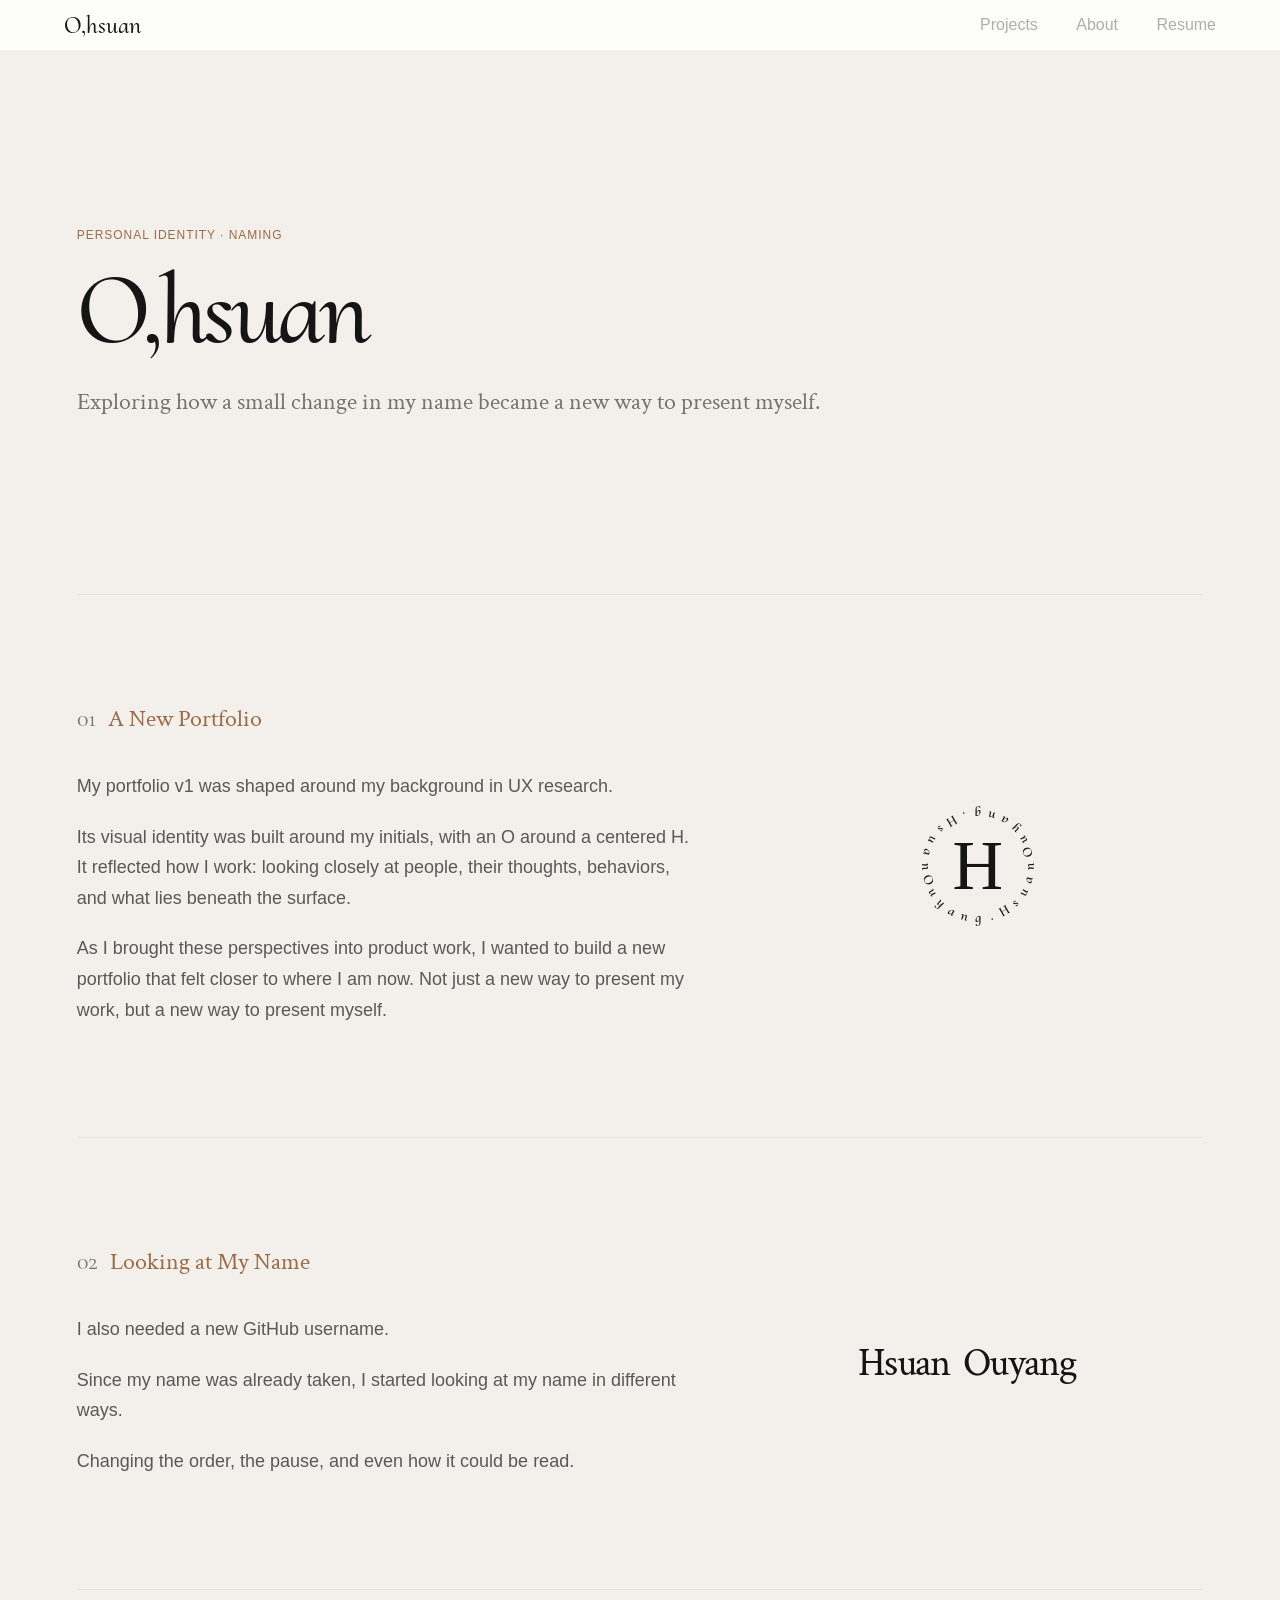
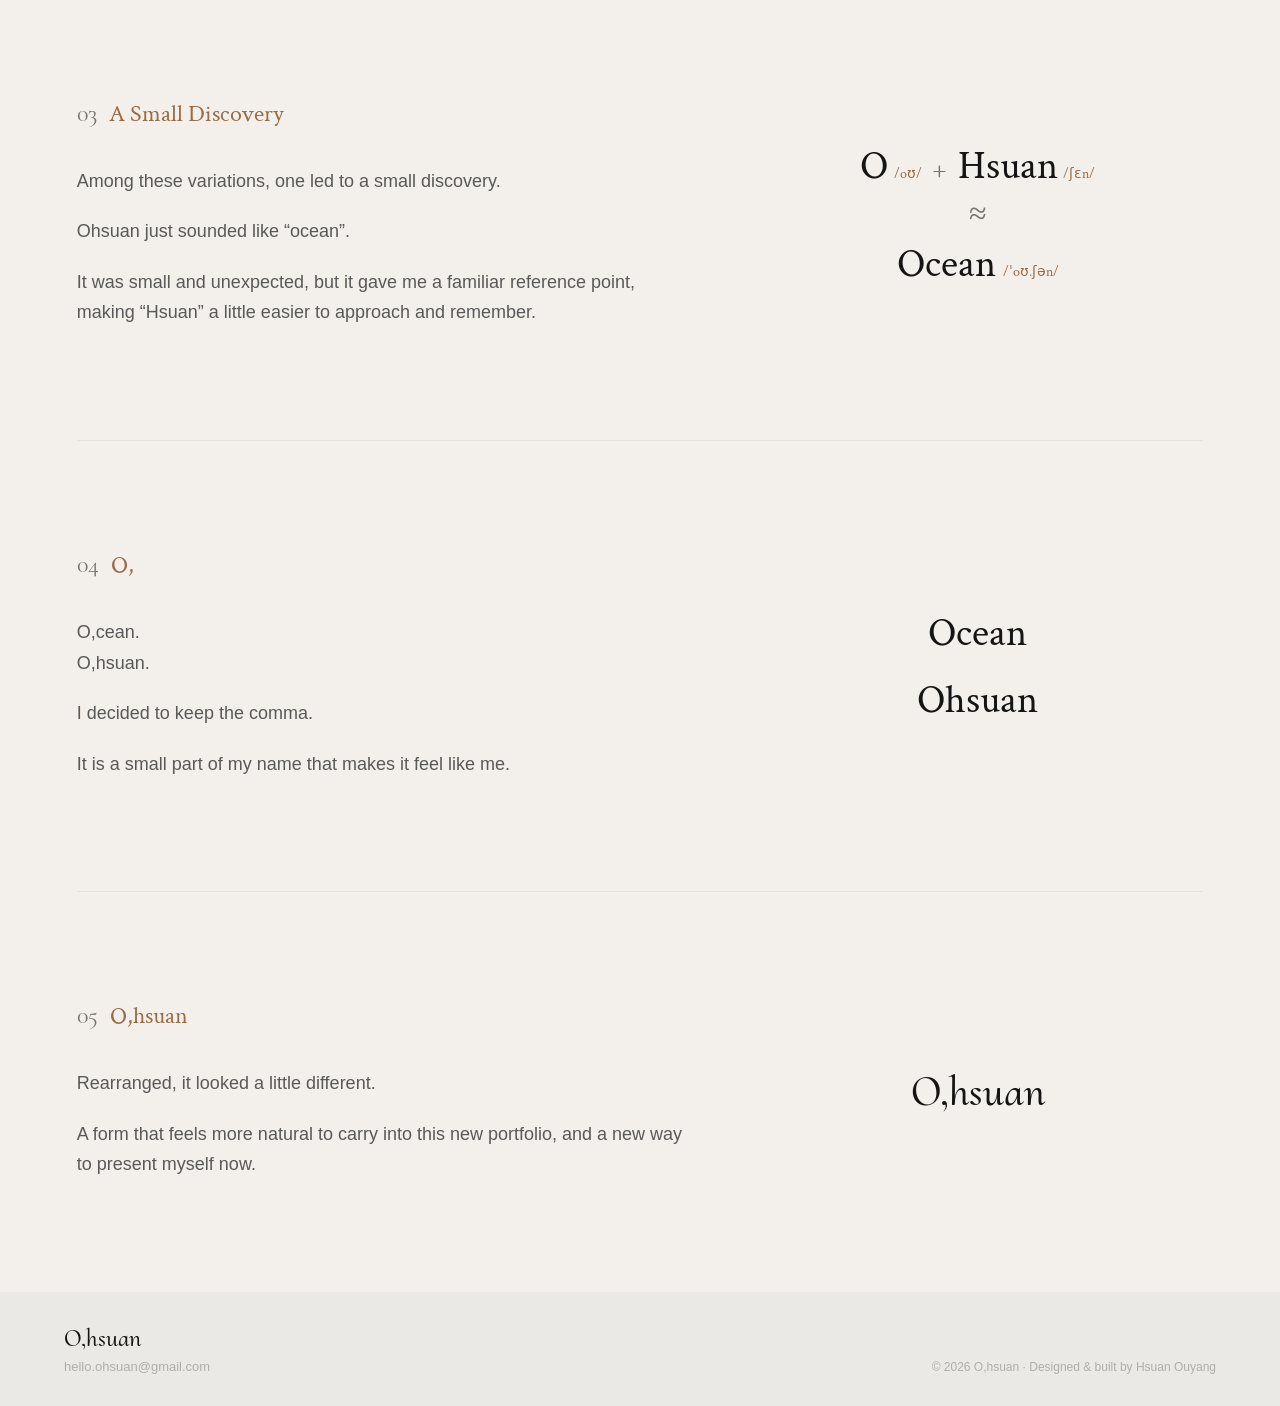
<file: projects/ohsuan.html>
<!DOCTYPE html>
<html lang="en">

<head>
  <meta charset="UTF-8">
  <meta name="viewport" content="width=device-width, initial-scale=1.0">

  <title>Personal Identity — O,hsuan</title>

  <link rel="preconnect" href="https://fonts.googleapis.com">
  <link rel="preconnect" href="https://fonts.gstatic.com" crossorigin>
  <link href="https://fonts.googleapis.com/css2?family=Cormorant+Upright:wght@400;500;700&family=Crimson+Text:ital,wght@0,400;0,700;1,400;1,700&display=swap" rel="stylesheet">

  <link rel="stylesheet" href="../css/style.css">
  <link rel="stylesheet" href="../css/ohsuan.css">
</head>


<body class="case-page case-page--ohsuan">

    <!-- =========================================================
         HEADER
    ========================================================== -->

    <header class="site-header">
      <a
        class="wordmark"
        href="../index.html"
        aria-label="O,hsuan, home"
      >
        O,hsuan
      </a>
    
      <nav aria-label="Primary navigation">
        <a href="../index.html#selected-work">Projects</a>
        <a href="../about.html">About</a>
        <a href="../resume.html">Resume</a>
      </nav>
    </header>


    <!-- =========================================================
         CASE CONTENT
    ========================================================== -->

    <main>

        <div class="page-width">


            <!-- =================================================
                 INTRO
            ================================================== -->

            <section class="case-hero case-intro">

                <p class="case-label">
                    Personal Identity · NAMING
                </p>

                <h1>
                    O,hsuan
                </h1>

                <p class="case-intro-text">
                    Exploring how a small change in my name became a new way to present myself.
                </p>

            </section>


            <!-- =================================================
                 01 — A NEW PORTFOLIO
            ================================================== -->

            <section class="case-section identity-section section-01">

                <div class="section-copy">

                    <div class="section-heading">
                        <span class="section-number">01</span>
                        <h2>A New Portfolio</h2>
                    </div>

                    <p>
                        My portfolio v1 was shaped around my background in UX research.
                    </p>

                    <p>
                        Its visual identity was built around my initials, with an O
                        around a centered H. It reflected how I work: looking closely
                        at people, their thoughts, behaviors, and what lies beneath the surface.
                    </p>

                    <p>
                        As I brought these perspectives into product work, I wanted to build a new
                        portfolio that felt closer to where I am now. Not just a
                        new way to present my work, but a new way to present myself.
                    </p>

                </div>


                <div class="identity-visual visual-old-logo">

                    <div class="old-logo">

                        <div class="old-logo-h">
                            H
                        </div>

                        <div class="old-logo-ring">

                            <span class="ring-letter l01">g</span>
                            <span class="ring-letter l02">n</span>
                            <span class="ring-letter l03">a</span>
                            <span class="ring-letter l04">y</span>
                            <span class="ring-letter l05">u</span>
                            <span class="ring-letter l06">O</span>

                            <span class="ring-letter l07">n</span>
                            <span class="ring-letter l08">a</span>
                            <span class="ring-letter l09">u</span>
                            <span class="ring-letter l10">s</span>
                            <span class="ring-letter l11">H</span>

                            <span class="ring-letter l12">.</span>

                            <span class="ring-letter l13">g</span>
                            <span class="ring-letter l14">n</span>
                            <span class="ring-letter l15">a</span>
                            <span class="ring-letter l16">y</span>
                            <span class="ring-letter l17">u</span>
                            <span class="ring-letter l18">O</span>

                            <span class="ring-letter l19">n</span>
                            <span class="ring-letter l20">a</span>
                            <span class="ring-letter l21">u</span>
                            <span class="ring-letter l22">s</span>
                            <span class="ring-letter l23">H</span>

                            <span class="ring-letter l24">.</span>

                        </div>

                    </div>

                </div>

            </section>


            <!-- =================================================
                 02 — LOOKING AT MY NAME
            ================================================== -->

            <section class="case-section identity-section section-02">

                <div class="section-copy">

                    <div class="section-heading">
                        <span class="section-number">02</span>
                        <h2>Looking at My Name</h2>
                    </div>

                    <p>
                        I also needed a new GitHub username.
                    </p>

                    <p>
                        Since my name was already taken, I started looking at my
                        name in different ways.
                    </p>

                    <p>
                        Changing the order, the pause, and even how it could be read.
                    </p>

                </div>


                <div class="identity-visual visual-name-rearrange">

                    <div
                        class="rearrange-stage"
                        aria-hidden="true"
                    >

                        <span class="rearrange-word hsuan">
                            <span class="hsuan-h">H</span><span class="hsuan-suan">suan</span>
                        </span>

                        <span class="rearrange-word ouyang">
                            <span class="o-letter">O</span><span class="uyang-letter">uyang</span>
                        </span>

                        <span class="rearrange-comma comma-one">
                            ,
                        </span>

                        <span class="rearrange-word h-letter">
                            h
                        </span>

                    </div>

                </div>

            </section>


            <!-- =================================================
                 03 — A SMALL DISCOVERY
            ================================================== -->

            <section class="case-section identity-section section-03">

                <div class="section-copy">

                    <div class="section-heading">
                        <span class="section-number">03</span>
                        <h2>A Small Discovery</h2>
                    </div>

                    <p>
                        Among these variations, one led to a small discovery.
                    </p>

                    <p>
                        Ohsuan just sounded like “ocean”.
                    </p>

                    <p>
                        It was small and unexpected, but it gave me a familiar
                        reference point, making “Hsuan” a little easier to approach
                        and remember.
                    </p>

                </div>


                <div class="identity-visual visual-ocean">

                    <div class="ocean-breakdown">

                        <div class="ocean-line ocean-source">

                            <span>
                                O
                                <small>/oʊ/</small>
                            </span>

                            <span>+</span>

                            <span>
                                Hsuan
                                <small>/ʃɛn/</small>
                            </span>

                        </div>


                        <div class="ocean-line ocean-approx">
                            ≈
                        </div>


                        <div class="ocean-line ocean-result">

                            <span>
                                Ocean
                                <small>/ˈoʊ.ʃən/</small>
                            </span>

                        </div>

                    </div>

                </div>

            </section>


            <!-- =================================================
                 04 — O,
            ================================================== -->

            <section class="case-section identity-section section-04">

                <div class="section-copy">

                    <div class="section-heading">
                        <span class="section-number">04</span>
                        <h2>O,</h2>
                    </div>

                    <p>
                        O,cean.<br>
                        O,hsuan.
                    </p>

                    <p>
                        I decided to keep the comma.
                    </p>

                    <p>
                        It is a small part of my name that makes it feel like me.
                    </p>

                </div>


                <div class="identity-visual visual-comma">

                    <div class="comma-stage">

                        <div class="comma-word">

                            <span class="comma-letter">
                                O
                            </span>

                            <span class="comma-mark">
                                ,
                            </span>

                            <span class="comma-rest">
                                cean
                            </span>

                        </div>


                        <div class="comma-word">

                            <span class="comma-letter">
                                O
                            </span>

                            <span class="comma-mark">
                                ,
                            </span>

                            <span class="comma-rest">
                                hsuan
                            </span>

                        </div>

                    </div>

                </div>

            </section>


            <!-- =================================================
                 05 — O,HSUAN
            ================================================== -->

            <section class="case-section identity-section section-05">

                <div class="section-copy">

                    <div class="section-heading">
                        <span class="section-number">05</span>
                        <h2>O,hsuan</h2>
                    </div>

                    <p>
                        Rearranged, it looked a little different.
                    </p>

                    <p>
                        A form that feels more natural to carry into this new
                        portfolio, and a new way to present myself now.
                    </p>

                </div>


                <div class="identity-visual visual-final-name">

                    <div class="final-name">
                        O,hsuan
                    </div>

                </div>

            </section>

        </div>

    </main>


    <!-- ======================================================
         BACK TO TOP
    ======================================================= -->

    <button class="back-to-top" type="button" aria-label="Back to top">
      <svg
        width="6"
        height="19"
        viewBox="0 0 6 19"
        fill="none"
        xmlns="http://www.w3.org/2000/svg"
        aria-hidden="true"
      >
        <path
          d="M2.88675 0L0 5H5.7735L2.88675 0ZM3.38675 19V4.5H2.38675V19H3.38675Z"
          fill="currentColor"
        />
      </svg>
    </button>

    <!-- ======================================================
         FOOTER
    ======================================================= -->
    
    <footer class="site-footer">
      <div class="footer-left">
        <a href="../index.html" class="wordmark">O,hsuan</a>
        <a href="mailto:hsuanoy25@gmail.com" class="footer-email">
          hello.ohsuan@gmail.com
        </a>
      </div>
    
      <div class="footer-right">
        © 2026 O,hsuan <span>·</span> Designed &amp; built by Hsuan Ouyang
      </div>
    </footer>

    <script src="../js/script.js"></script>

 </body>
</html>
</file>
<file: css/style.css>
/* style.css */
/* ==========================================================
   GLOBAL STYLES
   ========================================================== */


/* ==========================================================
   1. DESIGN SYSTEM
   ========================================================== */

:root {

  /* ========================================================
     1.1 Typography
  ======================================================== */

  /* Font Family */

  --font-body: Arial, Helvetica, sans-serif;
  --font-display: "Crimson Text", serif;
  --font-special: "Cormorant Upright", serif;

  /* Backward compatibility */

  --font-primary: var(--font-display);

  /* Font Weight */

  --fw-regular: 400;
  --fw-bold: 700;

  /* Font Size */

  --fs-36: 36px;   /* Hero Name / Project Title */
  --fs-24: 24px;   /* Section Title */
  --fs-20: 20px;   /* Body */
  --fs-16: 16px;   /* Small Body */
  --fs-14: 14px;   /* Learn More */
  --fs-12: 12px;   /* Label */


  /* Line Height */

  --lh-tight: 1.2;
  --lh-normal: 1.5;
  --lh-relaxed: 1.7;


  /* ========================================================
     1.2 Spacing
  ======================================================== */

  --space-xs: 8px;
  --space-s: 16px;
  --space-m: 24px;
  --space-l: 40px;
  --space-xl: 64px;


  /* ========================================================
     1.3 Layout
  ======================================================== */

  --container-width: 1200px;

  --page-width: 1200px;
  --page-width-desktop: 88vw;
  --page-width-mobile: 92vw;

  /* Responsive Breakpoints */

  --breakpoint-tablet: 900px;
  --breakpoint-mobile: 650px;


  /* ========================================================
     1.4 Colors
  ======================================================== */

  --background: #FFFFFF;

  --text-primary: #151515;

  --light-gray: #D9D9D9;
  --gray: #AEAEAE;
  --dark-gray: #595959;

  --light-pink: #EDE5E5;
  --soft-pink: #E5BFBD;


  /* ========================================================
     1.5 Border Radius
  ======================================================== */

  --radius-s: 8px;
  --radius-m: 16px;
  --radius-l: 24px;


  /* ========================================================
     1.6 Shadow
  ======================================================== */

  --shadow-card: 0 4px 12px rgba(0, 0, 0, .08);
  --shadow-hover: 0 8px 20px rgba(0, 0, 0, .15);


  /* ========================================================
     1.7 Transition
  ======================================================== */

  --transition: .3s ease;

}


/* ==========================================================
   2. RESET / GLOBAL BASE
   ========================================================== */

* {
  box-sizing: border-box;
}

html {
  scroll-behavior: smooth;
}

body {
  margin: 0;
  background: var(--background);
  color: var(--text-primary);
  font-family: var(--font-body);
  overflow-x: hidden;
}

a {
  color: inherit;
  text-decoration: none;
}

img {
  display: block;
  max-width: 100%;
}

button {
  font-family: inherit;
}


/* ==========================================================
   3. GLOBAL TYPOGRAPHY
   ========================================================== */

/*
   Body / readable content
   → Arial

   Headings / editorial content
   → Crimson Text

   Special identity / animation
   → Cormorant Upright
*/

h1,
h2,
h3,
h4,
h5,
h6 {
  font-family: var(--font-display);
}


/* ==========================================================
   4. GLOBAL LAYOUT
   ========================================================== */

/*
   Main content width used across the site.

   Desktop / Tablet:
   - 88vw
   - capped at 1200px

   Mobile:
   - 92vw
*/

.page-width {
  width: min(var(--page-width-desktop), var(--page-width));
  margin: 0 auto;
}



/* CASE PAGE LAYOUT SYSTEM */

.case-hero {
    min-height: 34rem;
}

.case-section {
    padding: 7rem 0;
}

@media (max-width: 900px) {
    .case-hero {
        min-height: 30rem;
    }

    .case-section {
        padding: 5.5rem 0;
    }
}

@media (max-width: 650px) {
    .case-hero {
        min-height: 26rem;
    }

    .case-section {
        padding: 4.5rem 0;
    }
}



/* ==========================================================
   5. GLOBAL COMPONENTS
   ========================================================== */


/* ========================================================
   5.1 Header / Navigation
======================================================== */

.site-header {
  position: sticky;
  z-index: 10;
  top: 0;

  display: flex;
  align-items: center;
  justify-content: space-between;

  height: 3.125rem;
  padding: 0 clamp(1.5rem, 5vw, 5rem);

  background: rgba(255, 255, 255, .82);
  backdrop-filter: blur(12px);
}

.site-header .wordmark {
  font-family: var(--font-special);
  font-size: var(--fs-24);
  font-weight: 500;
  color: var(--text-primary);
  text-decoration: none;
}

.site-header nav {
  display: flex;
  gap: clamp(1.35rem, 3vw, 2.7rem);

  font-family: var(--font-body);
  font-size: var(--fs-16);
  font-weight: var(--fw-regular);
}

.site-header nav a {
  color: var(--gray);
  text-decoration: none;
  transition: color var(--transition);
}

.site-header nav a:hover,
.site-header nav a.is-current {
  color: var(--text-primary);
}


/* ========================================================
   5.2 Footer
======================================================== */

.site-footer {
  display: flex;
  justify-content: space-between;
  align-items: flex-end;
  padding: 2rem clamp(1.5rem, 5vw, 5rem);
  font-family: var(--font-body);
  background: rgba(217, 217, 217, .35);
}

.footer-left {
  display: flex;
  flex-direction: column;
  align-items: flex-start;
  gap: .35rem;
}

.footer-left .wordmark {
  font-family: var(--font-special);
  font-size: 24px;
  font-weight: 500;
  color: var(--text-primary);
  text-decoration: none;
}

.footer-email {
  font-size: 13px;
  color: var(--gray);
  text-decoration: none;
  transition: color var(--transition);
}

.footer-email:hover {
  color: var(--text-primary);
}

.footer-right {
  font-size: 12px;
  color: var(--gray);
  text-align: right;
}

/* ========================================================
   5.3 Header / Footer Responsive
======================================================== */

@media (max-width: 650px) {

  .site-header {
    padding: 0 1.25rem;
  }

   .site-header .wordmark {
     font-size: var(--fs-20);
   }

  .site-header nav {
    gap: 1rem;
    font-size: var(--fs-14);
  }

  .site-footer {
    padding: 1.5rem 1.25rem;
    gap: 1rem;
  }

  .footer-left .wordmark {
    font-size: 21px;
  }

  .footer-email {
    font-size: 12px;
  }
   
  .footer-right {
    max-width: 55%;
    font-size: 10px;
    line-height: 1.6;
  }

}


/* ========================================================
   5.4 Back To Top
======================================================== */

.back-to-top {
  position: fixed;
  z-index: 8;
  right: 2rem;
  bottom: 3rem;

  display: grid;
  place-items: center;

  width: 35px;
  height: 35px;
  padding: 0;

  border: 0;
  border-radius: 50%;

  background: var(--btt-bg, var(--light-gray));
  color: var(--btt-color, var(--dark-gray));

  opacity: 0;
  pointer-events: none;

  transform: translateY(1rem);
  transition: var(--transition);

  cursor: pointer;
}

.back-to-top svg {
  display: block;
  width: 6px;
  height: 19px;
}

.back-to-top:hover {
  transform: translateY(-.2rem);
  background: var(--btt-hover-bg, var(--gray));
}

.back-to-top.is-visible {
  opacity: 1;
  pointer-events: auto;
  transform: none;
}


/* ==========================================================
   6. GLOBAL RESPONSIVE
========================================================== */

@media (max-width: 900px) {

  .page-width {
    width: var(--page-width-desktop);
  }

}

@media (max-width: 650px) {

  .page-width {
    width: var(--page-width-mobile);
  }

}


/* ==========================================================
   7. ACCESSIBILITY
========================================================== */

.sr-only {
  position: absolute;

  width: 1px;
  height: 1px;
  padding: 0;
  margin: -1px;

  overflow: hidden;
  clip: rect(0, 0, 0, 0);

  white-space: nowrap;
  border: 0;
}


/* ========================================================
   Reduced Motion
======================================================== */

@media (prefers-reduced-motion: reduce) {

  .home-glow {
    animation: none;
  }

  html {
    scroll-behavior: auto;
  }

}
</file>
<file: css/home.css>
/* home.css */
/* =========================================================
   HOME PAGE
========================================================= */

:root {
    --hero-pink: #E15B9B;
    --hero-yellow: #F2F3BF;
    --hero-beige: #DBB396;
    --hero-blue: #69B7E2;
    --hero-green: #CBDBD4;
}


/* =========================================================
   HOME HERO
========================================================= */

.home-hero {
    position: relative;
    height: 250vh;
    min-height: 1600px;
    isolation: isolate;
    overflow: visible;
}

.home-hero-sticky {
    position: sticky;
    top: 0;
    height: 100vh;
    overflow: hidden;
}


/* =========================================================
   HERO — OCEAN OPENING BACKGROUND
========================================================= */

.home-ocean-scene {
    position: absolute;
    z-index: 0;
    inset: 0;
    overflow: hidden;

    background:
        linear-gradient(
            180deg,
            #F3F9FC 0%,
            #F8FBFC 55%,
            #FFFFFF 100%
        );

    opacity: 1;
    transition: opacity 1.5s ease;
}

.home-ocean-scene.fade-out {
    opacity: 0;
    pointer-events: none;
}


/* ---------- SVG Waves ---------- */

.home-ocean-waves {
    position: absolute;
    inset: 0;
    width: 100%;
    height: 100%;
    overflow: hidden;
    pointer-events: none;
}

.home-ocean-waves svg {
    display: block;
    width: 100%;
    height: 100%;
    overflow: visible;
}

/* ---------- Static Soft Blue Waves ---------- */

.ocean-wave--back {
    fill: #70A8F4;
    opacity: 0.30;
    filter: blur(4px);
    transform: translateY(35px);
}

.ocean-wave--front {
    fill: #67BCE0;
    opacity: 0.30;
    filter: blur(2px);
}


/* =========================================================
   HERO — BACKGROUND GLOW
========================================================= */

.home-glow-scene {
    position: absolute;
    z-index: 0;
    top: 0;
    left: 50%;

    width: 120vw;
    max-width: 1400px;
    height: 500px;

    transform: translateX(-50%) scale(1.4);
    transform-origin: center top;

    mask-image: linear-gradient(
        to bottom,
        black 55%,
        transparent 100%
    );

    opacity: 0;

    transition:
        opacity 1.5s ease;
}

.home-glow-scene.visible {
    opacity: 1;
}

.home-glow {
    position: absolute;
    z-index: 0;

    border-radius: 50%;

    filter: blur(60px);
    opacity: 1;

    animation:
        drift
        8s
        ease-in-out
        infinite
        alternate;
}

.home-glow--rose {
    width: 298px;
    height: 88px;
    top: 212px;
    left: 680px;

    background: var(--hero-pink);

    animation:
        drift-right
        8s
        ease-in-out
        infinite
        alternate;

    animation-delay: -12s;
}

.home-glow--yellow {
    width: 517px;
    height: 119px;
    top: 119px;
    left: 517px;

    background: var(--hero-yellow);

    animation-delay: -7s;
}

.home-glow--tan {
    width: 359px;
    height: 136px;
    top: 153px;
    left: 57px;

    background: var(--hero-beige);

    animation-delay: -18s;
}

.home-glow--blue {
    width: 432px;
    height: 80px;
    top: 55px;
    left: 446px;

    background: var(--hero-blue);

    animation:
        drift-up
        10s
        ease-in-out
        infinite
        alternate;

    animation-delay: -4s;
}

.home-glow--sage {
    width: 440px;
    height: 68px;
    top: 35px;
    left: -73px;

    background: var(--hero-green);

    animation-delay: -23s;
}


/* =========================================================
   HERO — WORDMARK
========================================================= */

.home-wordmark {
    position: absolute;
    z-index: 2;

    top: 50%;
    left: calc(50% - 20px);

    width: auto;
    height: 1.25em;

    font-family: var(--font-special);
    font-size: 100px;
    font-weight: 500;
    line-height: 1.2;

    transform: translate(-50%, -180px);
}

.wordmark-o-comma {
    display: flex;
    align-items: baseline;

    white-space: nowrap;
}

.wordmark-o,
.wordmark-comma {
    display: inline-block;
}

.wordmark-comma {
    margin-left: -10px;
}


/* ---------- Ocean / Hsuan Text ---------- */

.wordmark-ending {
    position: relative;

    display: inline-block;

    margin-left: 9px;

    vertical-align: baseline;
}

.wordmark-cean {
    display: inline-block;

    opacity: 1;

    transition:
        opacity 0.8s ease;
}

.wordmark-cean.fade-out {
    opacity: 0;
}

.wordmark-hsuan {
    position: absolute;

    top: 0.16em; /* hero hsuan高度 數字越大越低 */
    left: 0;

    display: inline-block;

    font-size: 0.86em;
    white-space: nowrap;

    opacity: 0;

    clip-path: inset(0 100% 0 0);

    transition:
        opacity 0.7s ease,
        clip-path 1.2s ease;
}

.wordmark-hsuan.visible {
    opacity: 1;

    clip-path: inset(0 0 0 0);
}


/* =========================================================
   HERO — LISTEN / UNDERSTAND / BUILD
========================================================= */

.home-process {
    position: absolute;
    top: 50%;
    left: 50%;

    width: min(1100px, calc(100% - 64px));

    display: flex;
    align-items: baseline;
    justify-content: center;
    gap: 12px;

    transform: translate(-50%, 12px);

    font-family: var(--font-special);
    font-size: 21px;
    font-weight: 400;
    opacity: 0;

    transition:
        opacity 1s ease-out,
        transform 1s ease-out;

    z-index: 2;
}

.home-process.visible {
    opacity: 1;
    transform: translate(-50%, 0);
}


/* ---------- Process Items ---------- */

.home-process-item {
    position: relative;

    flex: 0 0 auto;

    text-align: center;
}

.process-label {
    display: block;

    font-size: 22px;
    line-height: 1.2;
    font-weight: var(--fw-bold);

    white-space: nowrap;

    color: var(--text-primary);

    transition:
        font-weight 0.4s ease;
}


/* ---------- Process Descriptions ---------- */

.home-process-item p {
    display: none;

    position: absolute;
    top: calc(100% + 18px);
    left: 50%;

    width: 260px;

    margin: 0;

    font-family: var(--font-body);
    font-size: 15px;
    line-height: 1.6;

    color: #767474;

    opacity: 0;
}


/* ---------- Process Dashes ---------- */

.home-process .process-dash {
    flex: 0 0 auto;

    margin: 0 16px;

    font-size: 21px;
    opacity: 0.5;
}


/* =========================================================
   HERO — PROCESS SPREAD
========================================================= */

.home-process.spread {
    bottom: 35px;

    gap: 0;
}

.home-process.spread
.home-process-item:nth-of-type(1) {
    transform: translateX(-200px);
}

.home-process.spread
.home-process-item:nth-of-type(2) {
    transform: translateX(0);
}

.home-process.spread
.home-process-item:nth-of-type(3) {
    transform: translateX(200px);
}

.home-process.spread .process-dash {
    width: 0;

    margin-left: 0;
    margin-right: 0;

    opacity: 0;

    transform: scaleX(0);
}


/* =========================================================
   HERO — PROCESS DESCRIPTIONS
========================================================= */

.home-process.reveal
.home-process-item p {
    display: block;

    animation:
        homeProcessTextIn
        0.8s
        ease-out
        forwards;
}

@keyframes homeProcessTextIn {

    from {
        opacity: 0;
        transform: translate(-50%, 10px);
    }

    to {
        opacity: 1;
        transform: translate(-50%, 0);
    }
}


/* =========================================================
   SELECTED WORK
========================================================= */

.selected-work {
    position: relative;

    width: min(var(--page-width-desktop), var(--page-width));
    margin: 0 auto;

    padding: 120px 0 140px;
}

.selected-work .section-heading {
    margin-bottom: 48px;
}

.selected-work-grid {
    display: grid;

    grid-template-columns:
        repeat(2, minmax(0, 1fr));

    gap: 32px;
}


/* =========================================================
   SELECTED WORK — PROJECT CARD
========================================================= */

.selected-project-card {
    display: block;

    overflow: hidden;

    background: #fff;

    border: 1px solid var(--light-gray);
    border-radius: 16px;

    color: var(--text-primary);
    text-decoration: none;

    transition:
        transform 0.35s ease,
        box-shadow 0.35s ease,
        border-color 0.35s ease;
}

.selected-project-card:hover {
    transform: translateY(-6px);

    border-color: var(--gray);

    box-shadow:
        0 12px 32px rgba(0, 0, 0, 0.06);
}


/* =========================================================
   SELECTED WORK — PROJECT VISUAL
========================================================= */

.selected-project-visual {
    position: relative;

    height: 300px;

    overflow: hidden;
}


/* =========================================================
   SELECTED WORK — SHARED
========================================================= */

.workflow-plus {
    font-family: var(--font-display);
    font-size: 20px;
    font-weight: 200;
    line-height: 1;

    color: var(--dark-gray);
}


/* =========================================================
   APPAREL — VISUAL
========================================================= */

.selected-project-apparel .selected-project-visual {
    background: #FEF3E1;
}

.apparel-workflow {
    position: relative;

    width: max-content;
    height: 100%;

    display: flex;
    align-items: center;

    margin: 0 auto;
}


/* ---------- Apparel Source ---------- */

.apparel-source {
    display: flex;
    align-items: center;
    gap: 12px;

    flex: 0 0 auto;

    margin-left: 0;
}

.apparel-source img {
    width: 50px;
    height: 50px;

    object-fit: contain;
}


/* ---------- Apparel Default Channels ---------- */

.apparel-default-channels {
    display: flex;
    flex-direction: column;

    gap: 20px;

    margin-left: 14px;

    transition:
        opacity 0.4s ease;
}

.apparel-channel {
    display: flex;
    align-items: center;

    gap: 20px;

    height: 50px;
}

.apparel-channel > img {
    width: 50px;
    height: 50px;

    object-fit: contain;
}


/* ---------- Apparel Diagonal Arrows ---------- */

.apparel-diagonal-arrow {
    width: 18px;

    flex: 0 0 18px;

    font-size: 20px;
    font-weight: 300;
    line-height: 1;

    color: var(--dark-gray);

    text-align: center;
}

.apparel-channel:first-child
.apparel-diagonal-arrow {
    transform: translateY(28px);
}

.apparel-channel:last-child
.apparel-diagonal-arrow {
    transform: translateY(-28px);
}


/* ---------- Apparel Horizontal Arrows ---------- */

.apparel-flow-arrow {
    flex: 0 0 auto;

    font-family: var(--font-body);
    font-size: 20px;
    font-weight: var(--fw-regular);
    line-height: 1;

    color: var(--dark-gray);
}


/* ---------- Apparel Cart ---------- */

.apparel-cart-flow {
    position: relative;

    display: flex;
    align-items: center;

    flex: 0 0 94px;

    width: 94px;
}

.apparel-cart-flow > img {
    width: 50px;
    height: 50px;

    object-fit: contain;
}


/* ---------- Apparel Dashed Line ---------- */

.apparel-dashed {
    position: absolute;

    z-index: 2;

    left: 60px;
    top: 50%;

    width: 34px;
    height: 2px;

    background: repeating-linear-gradient(
        to right,
        var(--dark-gray) 0,
        var(--dark-gray) 4px,
        transparent 4px,
        transparent 8px
    );

    opacity: 0.8;

    transform: translateY(-50%);
}


/* ---------- Apparel Hover Source Arrow ---------- */

.apparel-hover-source-arrow {
    position: absolute;

    left: 150px;
    top: 50%;

    margin: 0;

    font-size: 20px;
    line-height: 1;

    color: var(--dark-gray);

    opacity: 0;

    transform: translateY(-50%);

    transition:
        opacity 0.4s ease;
}


/* ---------- Apparel Hover Channel ---------- */

.apparel-hover-channel {
    position: absolute;

    left: 187px;
    top: 50%;

    display: flex;
    align-items: center;

    gap: 20px;

    opacity: 0;
    pointer-events: none;

    transform: translateY(-50%);

    transition:
        opacity 0.4s ease;
}

.apparel-extension {
    display: flex;
    align-items: center;
    justify-content: center;

    flex: 0 0 50px;
}

.apparel-extension img {
    width: 50px;
    height: 50px;

    object-fit: contain;
}


/* ---------- Apparel Hover State ---------- */

.selected-project-apparel:hover
.apparel-default-channels {
    opacity: 0;
}

.selected-project-apparel:hover
.apparel-hover-source-arrow {
    opacity: 1;
}

.selected-project-apparel:hover
.apparel-hover-channel {
    opacity: 1;
}


/* =========================================================
   HOSPITAL TRAINING — VISUAL
========================================================= */

.selected-project-training .selected-project-visual {
    background: #E2ECF7;
}

.hospital-workflow {
    width: 100%;
    height: 100%;

    display: flex;
    flex-direction: column;
    align-items: center;
}


/* ---------- Hospital System ---------- */

.hospital-system {
    display: flex;
    flex-direction: column;
    align-items: center;

    margin-top: 30px;
}


/* ---------- Hospital Paper ---------- */

.hospital-paper {
    display: flex;
    align-items: center;
    justify-content: center;
}

.hospital-paper img {
    width: 50px;
    height: 50px;

    object-fit: contain;
}


/* ---------- Hospital Arrow ---------- */

.hospital-arrow {
    margin: 20px 0;

    font-size: 20px;
    line-height: 1;

    color: var(--dark-gray);
}


/* ---------- Hospital System Row ---------- */

.hospital-system-row {
    height: 50px;

    display: flex;
    align-items: center;
    justify-content: center;

    gap: 10px;

    transform: translateX(5px);
}


/* ---------- Hospital Digital ---------- */

.hospital-digital {
    display: flex;
    align-items: center;
    justify-content: center;
}

.hospital-digital img {
    width: 50px;
    height: 50px;

    object-fit: contain;
}


/* ---------- Hospital Added Paper ---------- */

.hospital-paper-added {
    width: 0;
    height: 50px;

    display: flex;
    align-items: center;
    justify-content: center;

    overflow: hidden;

    opacity: 0;

    transition:
        width 0.4s ease,
        opacity 0.4s ease;
}

.hospital-paper-added img {
    width: 50px;
    height: 50px;

    object-fit: contain;
}


/* ---------- Hospital Plus ---------- */

.hospital-plus {
    width: 0;

    overflow: hidden;

    font-family: var(--font-display);
    font-size: 20px;
    font-weight: 200;
    line-height: 1;

    color: var(--dark-gray);

    opacity: 0;

    transition:
        width 0.4s ease,
        opacity 0.4s ease;
}


/* ---------- Hospital Users ---------- */

.hospital-users {
    display: flex;
    align-items: flex-start;
    justify-content: center;

    gap: 20px;

    margin-top: 20px;
}

.hospital-user {
    width: 50px;
    height: 50px;

    display: flex;
    align-items: center;
    justify-content: center;

    transition:
        transform 0.4s ease,
        opacity 0.4s ease;
}

.hospital-user img {
    width: 50px;
    height: 50px;

    object-fit: contain;
}


/* ---------- Hospital User Positions ---------- */

.hospital-learner {
    transform: translateY(-4px);
}

.hospital-teacher {
    transform: translateY(5px);
}

.hospital-admin {
    transform: translateY(-6px);
}


/* ---------- Hospital Hover Positions ---------- */

.selected-project-training:hover
.hospital-learner {
    transform: translate(30px, -4px);
}

.selected-project-training:hover
.hospital-admin {
    transform: translate(-22px, -6px);
}


/* ---------- Hospital Hover State ---------- */

.selected-project-training:hover
.hospital-plus {
    width: 18px;
    opacity: 1;
}

.selected-project-training:hover
.hospital-paper-added {
    width: 50px;
    opacity: 1;
}

.selected-project-training:hover
.hospital-teacher {
    opacity: 0;
}


/* =========================================================
   O,HSUAN — VISUAL
========================================================= */

.selected-project-visual--ohsuan {
    display: flex;
    align-items: center;
    justify-content: center;

    overflow: hidden;

    background: #F3F0EB;
}

.ohsuan-identity-card {
    position: relative;

    width: 100%;
    height: 100%;

    display: flex;
    align-items: center;
    justify-content: center;
}


/* ---------- Identity States ---------- */

.ohsuan-identity {
    position: absolute;
    inset: 0;

    display: flex;
    align-items: center;
    justify-content: center;

    transition:
        opacity 0.45s ease,
        transform 0.45s ease;
}


/* ---------- V1 ---------- */

.ohsuan-identity--v1 {
    opacity: 1;
    transform: scale(1);
}

.ohsuan-version {
    position: absolute;

    top: 28px;
    left: 30px;

    font-family: var(--font-body);
    font-size: 10px;
    letter-spacing: 0.12em;

    color: var(--gray);
}


/* ---------- V1 Identity Mark ---------- */

.old-logo {
    position: relative;

    width: 135px;
    height: 135px;
}

.old-logo-h {
    position: absolute;

    z-index: 2;

    top: 50%;
    left: 50%;

    font-family:
        "Copperplate",
        "Copperplate Gothic Light",
        serif;

    font-size: 52px;
    font-weight: 400;
    line-height: 1;

    transform: translate(-50%, -50%);
}

.old-logo-ring {
    position: absolute;
    inset: 0;

    animation:
        old-logo-rotate
        32s
        linear
        infinite;
}

.ring-letter {
    position: absolute;

    top: 50%;
    left: 50%;

    width: 10px;

    margin-left: -5px;
    margin-top: -5px;

    font-family:
        "Cormorant Upright",
        serif;

    font-size: 11px;
    font-weight: 600;
    line-height: 1;

    text-align: center;

    transform-origin: 5px 5px;
}


/* ---------- Ring Letters ---------- */

.l01 { transform: rotate(0deg) translateY(-45px) rotate(180deg); }
.l02 { transform: rotate(15deg) translateY(-45px) rotate(180deg); }
.l03 { transform: rotate(30deg) translateY(-45px) rotate(180deg); }
.l04 { transform: rotate(45deg) translateY(-45px) rotate(180deg); }
.l05 { transform: rotate(60deg) translateY(-45px) rotate(180deg); }
.l06 { transform: rotate(75deg) translateY(-45px) rotate(180deg); }
.l07 { transform: rotate(90deg) translateY(-45px) rotate(180deg); }
.l08 { transform: rotate(105deg) translateY(-45px) rotate(180deg); }
.l09 { transform: rotate(120deg) translateY(-45px) rotate(180deg); }
.l10 { transform: rotate(135deg) translateY(-45px) rotate(180deg); }
.l11 { transform: rotate(150deg) translateY(-45px) rotate(180deg); }
.l12 { transform: rotate(165deg) translateY(-45px) rotate(180deg); }
.l13 { transform: rotate(180deg) translateY(-45px) rotate(180deg); }
.l14 { transform: rotate(195deg) translateY(-45px) rotate(180deg); }
.l15 { transform: rotate(210deg) translateY(-45px) rotate(180deg); }
.l16 { transform: rotate(225deg) translateY(-45px) rotate(180deg); }
.l17 { transform: rotate(240deg) translateY(-45px) rotate(180deg); }
.l18 { transform: rotate(255deg) translateY(-45px) rotate(180deg); }
.l19 { transform: rotate(270deg) translateY(-45px) rotate(180deg); }
.l20 { transform: rotate(285deg) translateY(-45px) rotate(180deg); }
.l21 { transform: rotate(300deg) translateY(-45px) rotate(180deg); }
.l22 { transform: rotate(315deg) translateY(-45px) rotate(180deg); }
.l23 { transform: rotate(330deg) translateY(-45px) rotate(180deg); }
.l24 { transform: rotate(345deg) translateY(-45px) rotate(180deg); }

@keyframes old-logo-rotate {

    from {
        transform: rotate(0deg);
    }

    to {
        transform: rotate(360deg);
    }
}


/* ---------- V2 ---------- */

.ohsuan-identity--v2 {
    opacity: 0;
    transform: scale(0.94);
}

.ohsuan-new-mark {
    font-family: var(--font-special);
    font-weight: 500;

    font-size:
        clamp(
            42px,
            4vw,
            64px
        );

    line-height: 1;
    letter-spacing: -0.03em;

    color: var(--text-primary);
}

.ohsuan-comma {
    margin-left: -0.08em;
    margin-right: 0.04em;
}


/* ---------- Hover Transition ---------- */

.selected-project-ohsuan:hover
.ohsuan-identity--v1 {
    opacity: 0;
    transform: scale(0.94);
}

.selected-project-ohsuan:hover
.ohsuan-identity--v2 {
    opacity: 1;
    transform: scale(1);
}

/* =========================================================
   AIZIMOV — VISUAL
========================================================= */

.selected-project-visual--aizimov {
    background: #EEEEEE;

    display: flex;
    align-items: center;
    justify-content: center;

    overflow: hidden;
}

.aizimov-name-concept {
    position: relative;

    width: 100%;
    height: 100%;

    display: flex;
    align-items: center;
    justify-content: center;
}


/* ---------- DEFAULT CONCEPTS ---------- */

.aizimov-concepts {
    display: flex;
    align-items: baseline;
    justify-content: center;

    gap: .4rem;

    transition:
        opacity 0.4s ease,
        transform 0.4s ease;
}

.aizimov-concept {
    font-family: var(--font-primary);
    font-size: 38px;
    color: var(--text-primary);
    line-height: 1;
    white-space: nowrap;
}


/* ---------- FINAL NAME ---------- */

.aizimov-final-name {
    position: absolute;

    font-family: var(--font-primary);
    font-size: clamp(42px, 5vw, 64px);
    letter-spacing: 0.04em;
    line-height: 1;

    color: var(--text-primary);

    opacity: 0;
    transform: scale(0.96);

    transition:
        opacity 0.4s ease,
        transform 0.4s ease;
}


/* ---------- HOVER ---------- */

.selected-project-aizimov:hover .aizimov-concepts {
    opacity: 0;
    transform: scale(0.96);
}

.selected-project-aizimov:hover .aizimov-final-name {
    opacity: 1;
    transform: scale(1);
}

/* =========================================================
   PROJECT CARD — CONTENT
========================================================= */

.selected-project-content {
    padding: 28px 32px 32px;
}


/* ---------- Project Tags ---------- */

.project-card-tags {
    display: flex;
    align-items: center;
    gap: 8px;

    margin-bottom: 14px;
}

.project-card-tag {
    display: inline-flex;
    align-items: center;

    padding: 5px 9px;

    border-radius: 4px;

    font-size: 10px;
    line-height: 1;
    letter-spacing: 0.08em;
    font-weight: 500;
}


/* ---------- Domain Tags ---------- */

.selected-project-apparel
.project-card-tag--domain {
    background: #FEF3E1;
    color: #E49832;
}

.selected-project-training
.project-card-tag--domain {
    background: #E2ECF7;
    color: #2B75C8;
}

.selected-project-ohsuan
.project-card-tag--domain {
    background: #F3F0EB;
    color: #9A6B45;
}

.selected-project-aizimov
.project-card-tag--domain {
    background: #EEEEEE;
    color: #151515;
}


/* ---------- Work Type Tags ---------- */

.selected-project-product
.project-card-tag--type {
    background: #E5EDE9;
    color: #35A190;
}

.selected-project-naming
.project-card-tag--type {
    background: #F4EAF6;
    color: #9A5EAD;
}


/* ---------- Project Title ---------- */

.selected-project-title {
    margin: 7px 0 0;

    font-size: 24px;
    line-height: 1.25;
    font-weight: 400;
}


/* ---------- Project Description ---------- */

.selected-project-content p {
    max-width: 520px;

    margin: 16px 0 0;

    font-size: 15px;
    line-height: 1.6;

    color: var(--dark-gray);
}


/* ---------- Project Link ---------- */

.selected-project-link {
    display: inline-block;

    margin-top: 24px;

    font-size: 13px;

    color: var(--dark-gray);
}

.selected-project-link span {
    display: inline-block;

    margin-left: 4px;

    transition:
        transform 0.3s ease;
}

.selected-project-card:hover
.selected-project-link span {
    transform: translateX(4px);
}


/* =========================================================
   ABOUT PREVIEW
========================================================= */
.home-about-divider {
    width: 100%;
    height: 1px;
    background: rgba(21, 21, 21, 0.12);
    margin-bottom: 3rem;
}

.home-about-preview {
    padding: 0 0 3rem;
}

.home-about-preview-content {
    margin-left: 1rem;
}

.home-about-link {
    display: inline;
    font-size: 18px;
    line-height: 1.8;
    font-weight: 400;
    color: var(--text-primary);
    text-decoration: none;
}

.home-about-link span {
    display: inline-block;
    margin-left: 6px;
    font-size: 14px;
    color: var(--dark-gray);
    white-space: nowrap;
    transition: transform 0.3s ease, color 0.3s ease;
}

.home-about-link:hover span {
    transform: translate(3px, -3px);
    color: var(--dark-gray);
}

/* =========================================================
   BACK TO TOP
========================================================= */

.back-to-top {
  --btt-bg: #E8E4DF;
  --btt-color: #77736E;
  --btt-hover-bg: #D5CEC6;
}

.back-to-top:hover {
  color: #59534E;
}

/* =========================================================
   ANIMATIONS
========================================================= */

@keyframes drift {

    from {
        transform: translate(0, 0) scale(1);
    }

    to {
        transform: translate(90px, 40px) scale(1.12);
    }
}

@keyframes drift-right {

    to {
        transform: translate(100px, 30px) scale(1.15);
    }
}

@keyframes drift-up {

    to {
        transform: translate(-60px, -30px) scale(1.1);
    }
}


/* =========================================================
   RESPONSIVE — TABLET
   900px
========================================================= */

@media (max-width: 900px) {

    /* ---------- Hero ---------- */

    .home-hero {
        height: 250vh;
        min-height: 1500px;
    }

    .home-wordmark {
        font-size: 80px;
        transform: translate(-50%, -220px);
    }

    .home-process {
        width: calc(100% - 48px);
        top: 40%;
    }

    .process-label {
        font-size: 20px;
    }

    .home-process .process-dash {
        margin: 0 10px;
    }

    .home-process.spread {
        bottom: 30px;
    }

    .home-process.spread
    .home-process-item:nth-of-type(1) {
        transform: translateX(-140px);
    }

    .home-process.spread
    .home-process-item:nth-of-type(2) {
        transform: translateX(0);
    }

    .home-process.spread
    .home-process-item:nth-of-type(3) {
        transform: translateX(140px);
    }

    .home-process-item p {
        width: 200px;
        font-size: 14px;
    }


    /* ---------- Selected Work ---------- */

   .selected-work {
        padding: 100px 0 120px;
    }

    .selected-work .section-heading {
        margin-bottom: 40px;
    }

    .selected-work-grid {
        grid-template-columns: 1fr;
        gap: 28px;
    }

    .selected-project-visual {
        height: 280px;
    }


    /* ---------- Current Apparel Flow ---------- */

    .apparel-flow {
        left: 40px;
        right: 40px;
        gap: 10px;
    }

    .apparel-node {
        width: 108px;
    }


    /* ---------- Current Training Flow ---------- */

    .training-system {
        left: 40px;
        right: 40px;
        gap: 12px;
    }

}


/* =========================================================
   RESPONSIVE — MOBILE
   650px
========================================================= */

@media (max-width: 650px) {

    /* =====================================================
       HERO
    ===================================================== */

    .home-hero {
        height: 230vh;
        min-height: 1350px;
    }

    .home-glow-scene {
        width: 140vw;
        height: 700px;
        transform: translateX(-50%) scale(0.75);
    }

    .home-wordmark {
        font-size: 60px;
        transform: translate(-50%, -230px);
    }

    .wordmark-comma {
        margin-left: -5px;
    }

    .wordmark-hsuan {
        margin-left: 7px;
    }

    .wordmark-hsuan.visible {
        max-width: 140px;
    }


    /* ---------- Process ---------- */

    .home-process {
        width: calc(100% - 32px);
        top: 35%;
        gap: 7px;
    }

    .process-label {
        font-size: 17px;
    }

    .home-process .process-dash {
        margin: 0 5px;
        font-size: 17px;
    }

    .home-process.spread {
        bottom: 25px;
    }

    .home-process.spread
    .home-process-item:nth-of-type(1) {
        transform: translateX(-70px);
    }

    .home-process.spread
    .home-process-item:nth-of-type(2) {
        transform: translateX(0);
    }

    .home-process.spread
    .home-process-item:nth-of-type(3) {
        transform: translateX(70px);
    }

    .home-process-item p {
        width: 125px;
        font-size: 12px;
        line-height: 1.5;
    }


    /* =====================================================
       SELECTED WORK
    ===================================================== */

    .selected-work {
        width: var(--page-width-mobile);
        padding: 80px 0 100px;
    }

    .selected-work .section-heading {
        margin-bottom: 32px;
    }

    .selected-work-grid {
        gap: 24px;
    }

    .selected-project-visual {
        height: 250px;
    }


    /* ---------- Current Apparel Flow ---------- */

    .apparel-flow {
        left: 16px;
        right: 16px;
        gap: 6px;
    }

    .apparel-node {
        width: 82px;
        min-height: 64px;
        padding: 9px 6px;
    }

    .apparel-node span {
        font-size: 12px;
    }

    .apparel-node small {
        margin-top: 5px;
        font-size: 8px;
    }

    .apparel-arrow {
        font-size: 15px;
    }

    .apparel-before,
    .apparel-after {
        top: 18px;
        gap: 5px;
        font-size: 9px;
    }

    .apparel-before {
        left: 16px;
    }

    .apparel-after {
        right: 16px;
    }


    /* ---------- Current Training Flow ---------- */

    .training-system {
        left: 16px;
        right: 16px;
        gap: 7px;
    }

    .training-node {
        min-height: 64px;
        padding: 9px 5px;
    }

    .training-node span {
        font-size: 11px;
    }

    .training-node small {
        margin-top: 5px;
        font-size: 8px;
    }

    .training-center {
        min-height: 88px;
        padding: 9px 5px;
    }

    .training-center-title {
        font-size: 13px;
    }

    .training-center-line {
        width: 24px;
        margin: 7px 0;
    }

    .training-center small {
        font-size: 7px;
    }

    .training-paper,
    .training-digital {
        bottom: 18px;
        gap: 5px;
        font-size: 9px;
    }

    .training-paper {
        left: 16px;
    }

    .training-digital {
        right: 16px;
    }


    /* ---------- Shared Icons ---------- */

    .apparel-source img,
    .apparel-channel > img,
    .apparel-cart-flow > img,
    .apparel-extension img,
    .hospital-paper img,
    .hospital-digital img,
    .hospital-paper-added img {
        width: 50px;
        height: 50px;

        flex: 0 0 50px;

        object-fit: contain;
    }

    .apparel-diagonal-arrow {
        width: 16px;
        flex-basis: 16px;
        font-size: 19px;
    }

    .apparel-flow-arrow {
        font-size: 18px;
    }


    /* ---------- Hospital ---------- */

    .hospital-system-row {
        width: 130px;
        height: 42px;
    }

    .hospital-users {
        gap: 32px;
        margin-top: 24px;
    }

    .hospital-user,
    .hospital-user img {
        width: 36px;
        height: 36px;
    }


    /* =====================================================
       CARD CONTENT
    ===================================================== */

    .selected-project-content {
        padding: 24px;
    }

    .selected-project-content .project-card-type {
        margin-bottom: 10px;
        font-size: 11px;
    }

    .selected-project-name {
        font-size: 14px;
    }

    .selected-project-title,
    .selected-project-training .selected-project-name {
        font-size: 21px;
        line-height: 1.3;
    }

    .selected-project-content p {
        margin-top: 14px;

        font-size: 14px;
        line-height: 1.55;
    }

    .selected-project-link {
        margin-top: 20px;
        font-size: 12px;
    }


    /* ABOUT PREVIEW */
   
    .home-about-divider {
        margin-bottom: 36px;
    }

     .home-about-link {
        font-size: var(--fs-16);
        line-height: 1.7;
    }

     .home-about-link span {
        font-size: 14px;
    }
}


/* =========================================================
   REDUCED MOTION
========================================================= */

@media (prefers-reduced-motion: reduce) {

    .home-ocean-wave {
        animation: none;
    }

    .home-ocean-scene,
    .home-glow-scene,
    .wordmark-cean,
    .wordmark-hsuan {
        transition: none;
    }
   
    .home-glow {
        animation: none;
    }

    .selected-project-ohsuan
    .ohsuan-identity {
        transition: none;
    }

    .selected-project-ohsuan
    .old-logo-ring {
        animation: none;
    }

    .aizimov-concepts,
    .aizimov-final-name {
        transition: none;
    }
}
</file>
<file: css/about.css>
/* about.css */
/* ==========================================================
   ABOUT PAGE
   ========================================================== */
.about-page {
    overflow: hidden;
}


/* ========================================
   01. A LITTLE ABOUT ME
======================================== */

.about-hero {
    position: relative;
    display: grid;
    grid-template-columns: 1fr 1fr;
    align-items: center;
    gap: 8%;
    min-height: 650px;
    padding-top: 80px;
    padding-bottom: 100px;
    isolation: isolate;
}

/* Static Glow - Same layout as Home Hero */

.about-glow-scene {
    position: absolute;
    z-index: -1;
    top: 0;
    left: 50%;
    width: 120vw;
    max-width: 1400px;
    height: 500px;
    transform: translateX(-50%) scale(1.4);
    pointer-events: none;
    filter: blur(60px);
    opacity: 0.7;
}

.about-glow {
    position: absolute;
    display: block;
    border-radius: 50%;
}

.about-glow--rose {
    width: 298px;
    height: 88px;
    top: 320px;
    left: 800px;
    background: #E15B9B;
}

.about-glow--yellow {
    width: 517px;
    height: 119px;
    top: 199px;
    left: 557px;
    background: #F2F3BF;
}

.about-glow--tan {
    width: 359px;
    height: 136px;
    top: 233px;
    left: 97px;
    background: #DBB396;
}

.about-glow--blue {
    width: 432px;
    height: 80px;
    top: 135px;
    left: 486px;
    background: #69B7E2;
}

.about-glow--sage {
    width: 440px;
    height: 68px;
    top: 115px;
    left: -33px;
    background: #CBDBD4;
}

/* Visual */

.about-intro-visual {
    position: relative;
    display: flex;
    align-items: center;
    justify-content: center;
    min-height: 440px;
    isolation: isolate;
}

.about-portrait {
    position: relative;
    z-index: 1;
    display: block;
    width: 78%;
    max-width: 390px;
    height: auto;
    object-fit: contain;
}

/* Intro Text */

.about-intro-content {
    position: relative;
    z-index: 2;
    max-width: 500px;
}

.about-section-label {
    margin: 0 0 28px;
    font-family: var(--font-body);
    font-size: var(--fs-12);
    letter-spacing: 0.12em;
    text-transform: uppercase;
    color: var(--dark-gray);
}

.about-intro-content h1 {
    margin: 0 0 28px;
    font-family: var(--font-display);
    font-size: 52px;
    font-weight: 400;
    line-height: 1.15;
}

.about-intro-text p {
    margin: 0 0 18px;
    font-family: var(--font-body);
    font-size: 18px;
    line-height: var(--lh-relaxed);
  color: var(--dark-gray);
}

.about-intro-text p:last-child {
    margin-bottom: 0;
}


/* ========================================
   02. WHAT SHAPES MY PERSPECTIVE
======================================== */

.about-perspective {
    padding-top: 80px;
    padding-bottom: 110px;
    border-top: 1px solid var(--light-gray);
}

.about-section-heading {
    margin-bottom: 60px;
}

.perspective-grid {
    display: grid;
    grid-template-columns: repeat(3, 1fr);
    gap: 7%;
}

.perspective-item {
    display: flex;
    flex-direction: column;
    align-items: flex-start;
}

.perspective-item h2 {
    margin: 0 0 18px;
    font-family: var(--font-display);
    font-size: var(--fs-24);
    font-weight: 600;
    line-height: 1.2;
}

.perspective-item p {
    margin: 0;
    font-family: var(--font-body);
    font-size: var(--fs-16);
    line-height: var(--lh-relaxed);
    color: var(--dark-gray);
}


/* ========================================
   03. BEYOND WORK
======================================== */

.about-beyond {
    align-items: center;
    padding-top: 70px;
    padding-bottom: 90px;
    border-top: 1px solid var(--light-gray);
}

.about-beyond-text p {
    margin: 0 0 16px;
    font-family: var(--font-body);
    font-size: 18px;
    line-height: var(--lh-relaxed);
    color: var(--dark-gray);
}

.about-beyond-text p:last-child {
    margin-bottom: 0;
}


/* ========================================
   RESPONSIVE: TABLET
======================================== */

@media (max-width: 900px) {

    .about-hero {
        min-height: 580px;
        gap: 5%;
        padding-top: 60px;
        padding-bottom: 80px;
    }
   
   .about-intro-content h1 {
       font-size: 38px;
   }
   
    .about-glow-scene {
        transform: translateX(-50%) scale(1.1);
        transform-origin: top center;
    }

    .about-intro-visual {
        min-height: 360px;
    }

    .about-portrait {
        width: 90%;
    }

    .about-intro-text p {
        font-size: var(--fs-16);
    }

    .perspective-grid {
        gap: 5%;
    }

   .perspective-item p {
       font-size: var(--fs-14);
   }

   .about-beyond-text p {
    font-size: var(--fs-16);
   }

}


/* ========================================
   RESPONSIVE: MOBILE
======================================== */

@media (max-width: 650px) {

    /* Intro */
   
    .about-hero {
        grid-template-columns: 1fr;
        gap: 35px;
        min-height: auto;
        padding-top: 50px;
        padding-bottom: 70px;
    }

    .about-glow-scene {
        width: 140vw;
        height: 100%;
        min-height: 600px;
        transform: translateX(-50%) scale(0.85);
        transform-origin: top center;
    }

    .about-intro-visual {
        min-height: 320px;
        order: 1;
    }

    .about-portrait {
        width: 72%;
        max-width: 300px;
    }

    .about-intro-content {
        order: 2;
        max-width: none;
    }

    .about-intro-content .about-section-label {
        margin-bottom: 20px;
    }

   .about-intro-content h1 {
       font-size: 26px;
   }
   
    /* Perspective */

    .about-perspective {
        padding-top: 60px;
        padding-bottom: 75px;
    }

    .about-section-heading {
        margin-bottom: 40px;
    }

    .perspective-grid {
        grid-template-columns: 1fr;
        gap: 42px;
    }

    .perspective-number {
        margin-bottom: 14px;
    }

    .perspective-item h2 {
        margin-bottom: 12px;
        font-size: var(--fs-20);
    }


    /* Beyond Work */

   .about-beyond {
        padding-top: 60px;
        padding-bottom: 65px;
    }

}

/* =========================================================
   BACK TO TOP
========================================================= */

.back-to-top {
  --btt-bg: #E8E4DF;
  --btt-color: #77736E;
  --btt-hover-bg: #D5CEC6;
}

.back-to-top:hover {
  color: #59534E;
}
</file>
<file: css/aizimov.css>
/* aizimov.css */
/* =========================================================
   AIZIMOV CASE PAGE
========================================================= */


/* =========================================================
   CASE VARIABLES
========================================================= */

.case-page--aizimov {
    --case-accent: var(--text-primary);
    --case-muted: var(--dark-gray);
    --case-border: var(--light-gray);
}

/* =========================================================
   SHARED CASE STRUCTURE
========================================================= */

.case-page--aizimov main {
    width: 100%;
}

.case-section__inner {
    width: min(var(--page-width-desktop), var(--page-width));
    margin: 0 auto;
}


.aizimov-section--gray {
    background: #F7F7F7;
}

.aizimov-section--decision {
    background: #F7F7F7;
    color: var(--text-primary);
}

.aizimov-section--decision .case-section__number {
    color: var(--gray);
}

.aizimov-section--decision .case-lead,
.aizimov-section--decision .aizimov-copy,
.aizimov-section--decision .aizimov-copy-group {
    color: var(--dark-gray);
}


/* =========================================================
   HERO
========================================================= */

.aizimov-hero {
    position: relative;
    overflow: hidden;
    display: flex;
    align-items: center;
    background: var(--background);
}

.aizimov-hero__inner {
    position: relative;
    z-index: 1;
    width: min(var(--page-width-desktop), var(--page-width));
    margin: 0 auto;
}

.aizimov-hero__title {
    position: relative;
    display: inline-block;
}

.aizimov-hero__visual {
    position: absolute;
    z-index: 0;
    top: calc(100% + 40px); /* hero背景圖高度 */
    left: 50.5%;
    width: 510px !important; /* hero背景圖大小 */
    height: auto !important;
    max-width: none !important;
    transform: translate(-50%, -50%);
    pointer-events: none;
}

.case-eyebrow {
    margin: 0 0 1.5rem; /* 頁面副標跟標題之間的距離 */
    font-family: var(--font-body);
    font-size: var(--fs-12);
    line-height: var(--lh-normal);
    letter-spacing: .08em;
    color: var(--gray); 
}

.aizimov-hero h1 {
    position: relative;
    z-index: 1;
    margin: 0;
    font-family: var(--font-display);
    font-size: 90px;
    font-weight: var(--fw-regular);
    line-height: .85;
    letter-spacing: -.04em;
    color: #FFFFFF;
}

.aizimov-hero__lead {
    max-width: 50rem;
    margin: 2rem 0 0; /* 頁面標題跟敘述之間的距離 */
    font-family: var(--font-display);
    font-size: 24px;
    line-height: var(--lh-tight);
}


/* =========================================================
   SECTION HEADINGS
========================================================= */

.case-section__heading {
    display: grid;
    grid-template-columns: auto 1fr;
    align-items: baseline;
    column-gap: 0.75rem; /* 數字與小標的距離 */
    margin-bottom: 2.5rem; /*小標到文字之間的距離*/
}

.case-section__number {
    font-family: var(--font-special);
    font-size: var(--fs-24);
    line-height: 1;
    color: var(--gray);
}

.case-section__heading h2 {
    margin: 0;
    font-family: var(--font-display);
    font-size: var(--fs-24);
    font-weight: var(--fw-bold);
    line-height: 1;
}

.aizimov-section--decision .case-section__heading h2 {
    color: var(--text-primary);
}


/* =========================================================
   COPY
========================================================= */

.aizimov-intro p,
.aizimov-copy-group p,
.aizimov-copy {
    margin: 0;
    font-family: var(--font-body);
    font-size: 18px;
    line-height: var(--lh-relaxed);
    color: var(--dark-gray);
}

.aizimov-copy + .aizimov-copy {
    margin-top: 1.5rem;
}


.aizimov-copy-group > p {
    margin: 0;
}

.aizimov-copy-group > p + p {
    margin-top: 1.5rem;
}


.aizimov-copy--after-grid {
    margin-top: 2.5rem;
}

.aizimov-question {
    padding-left: 1.5rem;
    border-left: 2px solid #2A2A2A;
    font-family: var(--font-display) !important;
    font-size: var(--fs-24) !important;
    line-height: var(--lh-tight) !important;
    color: var(--text-primary) !important;
    margin: 0;
}

.aizimov-copy-group > p.aizimov-question {
    margin-top: 1rem; /*03上文字到問題之間的距離*/
    margin-bottom: 2rem; /*03問題到下文字之間的距離*/
}

.aizimov-section--decision .aizimov-question {
    color: #FFFFFF !important;
}


/* =========================================================
   SCREENSHOT
========================================================= */

.miro-shot {
  margin: 1rem 0 2rem; /*上文字到miro圖之間的距離*/ /*miro圖到下文字之間的距離*/
  border: 1px solid var(--case-border);
  border-radius: var(--radius-m);
  overflow: hidden;
  background: #fff;
}

.miro-shot img {
  width: 100%;
  height: auto;
}


/* =========================================================
   01 — REQUIREMENTS
========================================================= */

.naming-requirements {
    display: grid;
    grid-template-columns: repeat(3, 1fr);
    gap: 1rem;
    margin-top: 1rem; /*上文字到三張卡之間的距離*/
}

.requirement-card {
    min-height: auto;
    padding: 1.5rem;
    border: 1px solid var(--case-border);
    border-radius: var(--radius-m);
    background: #FFFFFF;
    margin-bottom: 2rem; /*三張卡到下文字之間的距離*/
}

.requirement-card__symbol {
    display: block;
    margin-bottom: 1rem; /*三張卡內標題到文字之間的距離*/
    font-family: var(--font-display);
    font-size: 2rem;
    font-weight: var(--fw-bold);
    line-height: 1;
}

.requirement-card p {
    margin: 0;
    max-width: 300px;
    font-size: var(--fs-16);
    line-height: var(--lh-normal);
    color: var(--dark-gray);
}


/* =========================================================
   02 — TERRITORIES
========================================================= */

.case-lead {
    max-width: 60rem;
    margin: 0 0 1rem; /*上文字到五張卡之間的距離*/
    font-family: var(--font-body);
    font-size: 18px;
    line-height: var(--lh-relaxed);
    color: var(--dark-gray);
}

.territory-grid {
    display: grid;
    grid-template-columns: repeat(2, 1fr);
    gap: 1rem;
    margin-bottom: 2rem; /*五張卡到下文字之間的距離*/
}

.territory-card {
    padding: 2rem;
    border: 1px solid var(--case-border);
    border-radius: var(--radius-m);
    background: #FFFFFF;
}


.territory-card__header {
    margin-bottom: 1.25rem;
}


.territory-card h3 {
    margin: 0;
    font-size: var(--fs-20);
    font-weight: var(--fw-bold);
}

.territory-card__description {
    max-width: 42rem;
    margin: 0;
    font-size: var(--fs-16);
    line-height: var(--lh-relaxed);
    color: var(--dark-gray);
}

.name-list {
    display: flex;
    flex-wrap: wrap;
    gap: .5rem;
    margin-top: 1.75rem;
}

.name-list span,
.candidate-card,
.candidate-cloud span {
    display: inline-flex;
    align-items: center;
    min-height: 2.5rem;
    padding: .5rem .85rem;
    border: 1px solid var(--case-border);
    border-radius: var(--radius-s);
    background: #FFFFFF;
    font-family: var(--font-display);
    font-size: var(--fs-16);
    line-height: 1;
}

.fusion-list {
    display: grid;
    gap: .75rem;
    margin-top: 1.75rem;
}

.fusion-row {
    display: grid;
    grid-template-columns: max-content 1.5rem max-content 1.5rem 1fr;
    align-items: center;
    gap: .5rem;
}

.fusion-source,
.fusion-row strong {
    display: inline-flex;
    align-items: center;
    width: fit-content;
    min-height: 2.5rem;
    padding: .5rem .85rem;
    border-radius: var(--radius-s);
    font-family: var(--font-display);
    font-size: var(--fs-16);
    line-height: 1;
}

/* source words */
.fusion-source {
    background: #F3F3F3;
}

/* generated names */
.fusion-row strong {
    border: 1px solid var(--case-border);
    background: #FFFFFF;
    font-weight: var(--fw-bold);
}


.fusion-row b {
    font-family: var(--font-display);
    font-size: 1.25rem;
    font-weight: var(--fw-regular);
    line-height: 1;
    text-align: center;
    color: var(--gray);
}


.territory-card--pairing {
    grid-column: 1 / -1;
}


.pairing-board {
    display: grid;
    grid-template-columns: 1fr 1fr 1fr;
    gap: 2.5rem;
    margin-top: 2rem;
}

.pairing-group {
    min-width: 0;
}

.pairing-label {
    display: block;
    margin-bottom: .85rem;
    font-family: var(--font-body);
    font-size: 11px;
    line-height: 1;
    letter-spacing: .04em;
    color: var(--gray);
}

.pairing-words {
    display: flex;
    flex-wrap: wrap;
    gap: .5rem;
}

.pairing-words span,
.pairing-results span {
    display: inline-flex;
    align-items: center;
    min-height: 2.5rem;
    padding: .5rem .85rem;
    border-radius: var(--radius-s);
    font-family: var(--font-display);
    font-size: var(--fs-16);
    line-height: 1;
}

.pairing-words span {
    background: #F3F3F3;
}

.pairing-results {
    display: grid;
    justify-items: start;
    gap: .6rem;
}

.pairing-results span {
    border: 1px solid var(--case-border);
    background: #FFFFFF;
    font-weight: var(--fw-bold);
}



/* =========================================================
   03 — NEW REFERENCE
========================================================= */

.naming-turn {
    display: grid;
    grid-template-columns: 1fr auto 1fr auto 1fr;
    align-items: stretch;
    gap: 1rem;
    margin: 1rem 0 2rem; /*上文字到三張卡之間的距離*/ /*三張卡到下文字之間的距離*/
}

.naming-turn__step {
    display: flex;
    flex-direction: column;
    justify-content: flex-start;
    min-height: 9rem;
    padding: 2rem;
    border: 1px solid var(--case-border);
    border-radius: var(--radius-m);
    background: #FFFFFF;
}

.naming-turn__step span {
    margin-bottom: 1rem;
    font-family: var(--font-body);
    font-size: var(--fs-12);
    color: var(--gray);
}

.naming-turn__step strong {
    font-family: var(--font-display);
    font-size: var(--fs-20);
    line-height: var(--lh-tight);
}

.naming-turn__step--accent {
    border-color: #2A2A2A;
    background: #F7F7F7;
}


.naming-turn__arrow {
    display: grid;
    place-items: center;
    font-family: var(--font-display);
    font-size: 1.75rem;
    color: var(--gray);
}

.candidate-grid {
    display: grid;
    gap: .75rem;
    margin-top: 1rem; /*上文字到五張卡之間的距離*/
}

.candidate-card {
    justify-content: center;
    min-height: 5rem;
    padding: 1rem;
    text-align: center;
    border-radius: var(--radius-m);
}


/* =========================================================
   04 — TEAM IDEATION
========================================================= */

.candidate-cloud {
    display: flex;
    flex-wrap: wrap;
    justify-content: flex-start;
    gap: .75rem;
    width: 100%;
    margin: 1rem auto 2em; /*上文字到九張卡之間的距離*/ /*九張卡到下文字之間的距離*/
}

.candidate-cloud span {
    min-height: 3rem;
    padding: .7rem 1rem;
}

.criteria-intro {
    max-width: 48rem;
    margin-top: 1rem;
}

.criteria-intro p {
    margin: 0;
    font-size: 18px;
    line-height: var(--lh-relaxed);
    color: var(--dark-gray);
}

.criteria-grid {
    display: grid;
    grid-template-columns: repeat(2, 1fr);
    gap: 1rem;
    margin-top: 1rem; /*上文字到兩張criteria卡的距離*/
    margin-bottom: 2rem; /*兩張criteria卡到下文字的距離*/
}

.criteria-card {
    padding: 1.75rem;
    border: 1px solid var(--case-border);
    border-radius: var(--radius-m);
    background: #FFFFFF;
}

.criteria-card h3 {
    margin: 0 0 .75rem;
    font-size: var(--fs-20);
}

.criteria-card p {
    max-width: 30rem;
    margin: 0;
    font-size: var(--fs-16);
    line-height: var(--lh-relaxed);
    color: var(--dark-gray);
}

.vote-flow {
    display: flex;
    align-items: center;
    justify-content: center;
    gap: 1.25rem;
    margin: 2rem 0 2rem; /*04miro截圖到數字卡的距離*/ /*數字卡到下面的距離*/
}

.vote-flow__item {
    display: flex;
    flex-direction: column;
    align-items: center;
    justify-content: center;
    min-width: 10rem;
    min-height: 8rem;
    padding: 1rem;
    border: 1px solid var(--case-border);
    border-radius: var(--radius-m);
    background: #FFFFFF;
    text-align: center;
}

.vote-flow__item strong {
    font-family: var(--font-display);
    font-size: 2.5rem;
    line-height: 1;
}

.vote-flow__item span {
    margin-top: .75rem;
    font-family: var(--font-body);
    font-size: var(--fs-12);
    color: var(--gray);
}

.vote-flow__item--highlight {
    border-color: var(--text-primary);
}

.vote-flow__arrow {
    font-family: var(--font-display);
    font-size: 1.75rem;
    color: var(--gray);
}


/* =========================================================
   05 — APPROACHES
========================================================= */

.approach-grid {
    display: grid;
    grid-template-columns: repeat(3, 1fr);
    gap: 1rem;
    margin-top: 1rem; /*ABC卡到上文字之間的距離*/
    margin-bottom: 2rem; /*ABC卡到下文字之間的距離*/
}

.approach-card {
    padding: 1.75rem;
    border: 1px solid var(--case-border);
    border-radius: var(--radius-m);
    background: #FFFFFF;
}

.approach-card__heading {
    display: flex;
    align-items: center;
    gap: .75rem;
    margin-bottom: 1.3rem; /*ABC卡內標題到文字之間的距離*/
}

.approach-card__label {
    display: grid;
    place-items: center;
    flex: 0 0 auto;
    width: 2rem;
    height: 2rem;
    border-radius: 50%;
    background: var(--text-primary);
    color: #FFFFFF;
    font-family: var(--font-body);
    font-size: var(--fs-12);
}

.approach-card h3 {
    margin: 0;
    font-size: var(--fs-20);
    line-height: var(--lh-tight);
}

.approach-card p {
    margin: 0;
    font-size: var(--fs-16);
    line-height: var(--lh-relaxed);
    color: var(--dark-gray);
}


.candidate-cluster {
    margin-top: 2rem;
    padding: 1.75rem;
    border: 1px solid var(--case-border);
    border-radius: var(--radius-m);
}

.candidate-cluster__heading {
    display: flex;
    align-items: baseline;
    gap: 1rem;
    margin-bottom: 1.25rem;
}

.candidate-cluster__heading > span {
    display: grid;
    place-items: center;
    width: 2rem;
    height: 2rem;
    border-radius: 50%;
    background: #F1F1F1;
    font-family: var(--font-body);
    font-size: var(--fs-14);
}

.candidate-cluster__heading h3 {
    margin: 0;
    font-size: var(--fs-20);
}

.candidate-cluster__names {
    display: flex;
    flex-wrap: wrap;
    gap: .6rem;
}

.candidate-cluster__names span {
    min-height: 2.75rem;
}

.candidate-cluster + .candidate-cluster {
    margin-top: 1rem;
}

.candidate-grid--three {
    grid-template-columns: repeat(3, 1fr);
    font-weight: var(--fw-bold);
}

.candidate-grid--finalists .candidate-card {
    border-color: var(--text-primary);
    font-size: 18px;
}

/* =========================================================
   06 — DECISION
========================================================= */

.aizimov-breakdown {
    display: grid;
    grid-template-columns: repeat(3, 1fr);
    gap: 1px;
    margin-top: 2rem; /*上文字到三張元素卡之間的距離*/
    margin-bottom: 2rem; /*三張元素卡到下文字之間的距離*/
    background: var(--dark-gray); /*三張元素卡分隔線顏色*/
}

.aizimov-breakdown__item {
    min-height: 15rem;
    padding: 2rem;
    background: #F7F7F7; /*三張元素卡背景顏色*/
    color: var(--text-primary);
}

.aizimov-breakdown__label {
    display: block;
    margin-bottom: 2rem; /*三張元素卡內標題跟文字之間的距離*/
    font-family: var(--font-display);
    font-size: 2.25rem;
    font-weight: var(--fw-bold);
    line-height: 1;
    color: var(--text-primary); /*三張元素卡標題顏色*/
}

.aizimov-breakdown__item p {
    max-width: 20rem;
    margin: 0;
    font-size: var(--fs-16);
    line-height: var(--lh-relaxed);
    color: var(--dark-gray); /*三張元素卡文字顏色*/
}

.aizimov-result {
    margin-top: 1rem; /*上文字到result卡之間的距離*/
    margin-bottom: 2rem; /*result卡到下文字之間的距離*/
    padding: 3rem;
    background: #151515;
    border-radius: var(--radius-m);
    color: #FFFFFF;
    text-align: center;
}

.aizimov-result__formula {
    display: flex;
    align-items: center;
    justify-content: center;
    flex-wrap: wrap;
    gap: .75rem;
    font-family: var(--font-body);
    font-size: var(--fs-14);
    color: rgba(255, 255, 255, .62);
}

.aizimov-result__name {
    margin-top: 2rem;
    font-family: var(--font-display);
    font-size: clamp(3rem, 8vw, 6rem);
    line-height: .9;
    letter-spacing: -.03em;
}

.decision-visual {
    display: grid;
    grid-template-columns: 1fr auto 1fr;
    align-items: center;
    gap: 1.5rem;
    margin-top: 1rem; /*decision卡到上文字之間的距離*/
}

.decision-visual__stage {
    min-height: 8rem;
    padding: 1.5rem;
    border: 1px solid var(--light-gray);
    border-radius: var(--radius-m);
}

.decision-visual__stage span {
    display: block;
    margin-bottom: 1rem;
    font-family: var(--font-body);
    font-size: var(--fs-12);
    color: var(--gray);
}

.decision-visual__stage strong {
    font-family: var(--font-display);
    font-size: var(--fs-20);
    font-weight: var(--fw-regular);
    line-height: var(--lh-tight);
    color: var(--text-primary);
}

.decision-visual__stage--final {
    border-color: var(--text-primary);
}

.decision-visual__stage--final strong {
    font-size: 2rem;
}

.decision-visual__arrow {
    font-family: var(--font-display);
    font-size: 1.75rem;
    color: var(--gray);
}


/* =========================================================
   07 — FORMAL ASSETS
========================================================= */

.formal-assets {
    display: grid;
    grid-template-columns: repeat(3, 1fr);
    gap: 1rem;
    margin-top: 1rem; /*上文字到三張asset卡之間的距離*/
    margin-bottom: 2rem; /*三張asset卡到下文字之間的距離*/
}

.formal-asset {
    display: flex;
    align-items: center;
    gap: 1rem;
    min-height: 7rem;
    padding: 1.5rem;
    border: 1px solid var(--case-border);
    border-radius: var(--radius-m);
    background: #FFFFFF;
}

.formal-asset__status {
    display: grid;
    place-items: center;
    width: 2rem;
    height: 2rem;
    border-radius: 50%;
    background: var(--text-primary);
    color: #FFFFFF;
    font-family: var(--font-body);
    font-size: var(--fs-12);
}

.formal-asset__label {
    font-family: var(--font-display);
    font-size: var(--fs-20);
}

.backup-options {
    display: grid;
    grid-template-columns: auto 1fr;
    align-items: center;
    gap: 2rem;
    margin-top: 1rem; /*上文字到backup卡之間的距離*/
    margin-bottom: 2rem; /*backup卡到下文字之間的距離*/
    padding: 1.5rem;
    border: 1px solid var(--case-border);
    border-radius: var(--radius-m);
    background: #F7F7F7;
}

.backup-options__label {
    font-family: var(--font-body);
    font-size: var(--fs-12);
    color: var(--gray);
}

.backup-options__names {
    display: flex;
    flex-wrap: wrap;
    gap: .75rem;
}

.backup-options__names span {
    padding: .5rem .8rem;
    border: 1px solid var(--case-border);
    border-radius: var(--radius-s);
    background: #FFFFFF;
    font-family: var(--font-display);
}


/* =========================================================
   RESPONSIVE — 900px
========================================================= */

@media (max-width: 900px) {

    .case-section__inner,
    .aizimov-hero__inner {
        width: var(--page-width-desktop);
    }

    .aizimov-hero h1 {
        font-size: 70px;
    }

    .aizimov-hero__visual {
        top: calc(100% + 30px);
        left: 50%;
        width: 400px !important;
    }

    .approach-grid {
        grid-template-columns: 1fr;
    }

    .aizimov-breakdown {
        grid-template-columns: 1fr;
    }

    .aizimov-breakdown__item {
        min-height: auto;
    }

    .formal-assets {
        grid-template-columns: 1fr;
    }

}


/* =========================================================
   RESPONSIVE — 650px
========================================================= */

@media (max-width: 650px) {

    .case-section__inner,
    .aizimov-hero__inner {
        width: var(--page-width-mobile);
    }


    .aizimov-hero h1 {
        font-size: 52px;
    }

    .aizimov-hero__visual {
        top: calc(100% + 20px);
        left: 50%;
        width: 300px !important;
    }

    .naming-requirements {
        grid-template-columns: 1fr;
    }

    .requirement-card {
        padding: 1.25rem;
    }

    .aizimov-hero__lead {
        margin-top: 1.5rem;
        font-size: 1.5rem;
    }

    .case-section__heading {
        column-gap: .6rem;
        margin-bottom: 2rem;
    }

    .case-section__heading h2 {
        font-size: var(--fs-20);
    }

    .aizimov-intro p,
    .aizimov-copy-group p,
    .aizimov-copy {
        font-size: var(--fs-16);
        max-width: 60rem;
    }

    .aizimov-question {
        padding-left: 1rem;
        font-size: var(--fs-20) !important;
    }

    .territory-grid,
    .criteria-grid {
        grid-template-columns: 1fr;
    }

    .fusion-row {
        grid-template-columns: max-content max-content max-content max-content max-content;
        justify-content: start;
        gap: .35rem;
    }

    .fusion-source,
    .fusion-row strong {
        min-height: 2.25rem;
        padding: .45rem .65rem;
        font-size: var(--fs-14);
    }

    .fusion-row b {
        font-size: 1rem;
    }

    .pairing-board {
        grid-template-columns: 1fr;
        gap: 1.5rem;
    }

    .territory-card--pairing {
        grid-column: auto;
    }

    .naming-turn {
        grid-template-columns: 1fr;
        gap: .75rem;
    }

    .naming-turn__arrow {
        transform: rotate(90deg);
    }

    .candidate-cloud {
        justify-content: flex-start;
        margin-top: 2rem;
        margin-bottom: 2.5rem;
    }
   

    .vote-flow {
        flex-direction: column;
        gap: .75rem;
        margin: 3rem 0 2rem;
    }

    .vote-flow__arrow {
        transform: rotate(90deg);
    }

    .vote-flow__item {
        width: 100%;
        min-width: 0;
        min-height: 6.5rem;
    }

    .aizimov-result {
        padding: 2rem 1rem;
    }

    .aizimov-result__formula {
        gap: .5rem;
        font-size: var(--fs-12);
    }

    .aizimov-result__name {
        font-size: clamp(2.75rem, 15vw, 4.5rem);
    }

    .decision-visual {
        grid-template-columns: 1fr;
        gap: .75rem;
    }

    .decision-visual__arrow {
        justify-self: center;
        transform: rotate(90deg);
    }

    .backup-options {
        grid-template-columns: 1fr;
        gap: 1rem;
    }

}

/* =========================================================
   BACK TO TOP
========================================================= */

.case-page--aizimov .back-to-top {
  --btt-bg: var(--light-gray);
  --btt-color: var(--dark-gray);
  --btt-hover-bg: var(--gray);
}

.case-page--aizimov .back-to-top:hover {
  color: var(--text-primary);
}
</file>
<file: css/resume.css>
/* resume.css */
/* ==========================================================
    RESUME PAGE
========================================================== */


/* ==========================================================
   PAGE BACKGROUND
========================================================== */

.resume-page {
    background: linear-gradient(
        to bottom,
        var(--light-pink) 0%,
        var(--light-pink) 35%,
        var(--background) 100%
    );
}


/* ==========================================================
   RESUME CONTENT
========================================================== */

.resume-main {
    position: relative;

    width: min(45rem, 94vw);

    margin: var(--space-l) auto var(--space-xl);

    display: flex;
    justify-content: center;
}


/* ==========================================================
   RESUME DOCUMENT
========================================================== */

.resume-container {
    width: 90%;

    overflow: hidden;

    border-radius: var(--radius-s);

    box-shadow: var(--shadow-card);
}


/* ==========================================================
   RESUME IMAGE
========================================================== */

.resume-image {
    width: 100%;
    height: auto;
}

/* =========================================================
   BACK TO TOP
========================================================= */

.back-to-top {
  --btt-bg: var(--light-pink);
  --btt-color: #B27C7A;
  --btt-hover-bg: var(--soft-pink);
}

.back-to-top:hover {
  color: #8F5A58;
}
</file>
<file: css/hospital.css>
/* hospital.css */
/* ==========================================================
   HOSPITAL CASE PAGE
========================================================== */



/* =========================================================
   CASE VARIABLES
========================================================= */

.case-page--hospital {
  --case-accent: #E2ECF7;
  --case-accent-strong: #2B75C8;
  --case-accent-light: #F5F7FA;
  --case-accent-dark: #2A3055;
  --case-accent-mid: #6293C9;
  --case-accent-border: #B9CCE6;
}


/* =========================================================
   SHARED CASE STRUCTURE
========================================================= */

/* Section Heading */

.case-page--hospital .case-section-heading {
  display: flex;
  align-items: baseline;
  gap: 0.75rem;
  margin-bottom: 2.5rem;
}

.case-page--hospital .case-section-heading .case-section-number {
  flex-shrink: 0;
  margin: 0;
}

.case-page--hospital .case-section-heading h2 {
  margin: 0;
}

.case-page--hospital .case-section-number {
  color: var(--gray);
  font-family: var(--font-special);
  font-size: var(--fs-24);
  line-height: 1;
}


/* Section Typography */

.case-page--hospital .case-section h2 {
  font-size: var(--fs-24);
  font-weight: var(--fw-bold);
  font-family: var(--font-display);
  line-height: 1;
}

.case-page--hospital .case-section h3 {
  margin: 0 0 1rem;
  font-size: var(--fs-20);
  font-weight: var(--fw-bold);
  line-height: var(--lh-tight);
}

.case-page--hospital .case-section p {
  font-size: 18px;
  line-height: var(--lh-normal);
}

.case-page--hospital .case-lead {
  margin: 0 0 1rem;
  color: var(--dark-gray);
}


/* =========================================================
   HERO
========================================================= */

.case-page--hospital .case-hero {
  padding: 7rem 0 6rem;
  background:
    linear-gradient(
      to bottom,
      #D5E2F1 0%,
      rgba(226, 236, 247, 0.65) 48%,
      var(--background) 100%
    );
}

.case-page--hospital .case-eyebrow {
  margin: 0 0 1.25rem;
  color: var(--case-accent-strong);
  font-family: var(--font-body);
  font-size: var(--fs-12);
  letter-spacing: 0.08em;
}

.case-page--hospital .case-hero h1 {
  margin: 0;
  font-size: 52px;
  font-weight: var(--fw-bold);
  line-height: 1.05;
}

.case-page--hospital .case-subtitle {
  margin: 1.75rem 0 3rem;
  color: var(--dark-gray);
  font-size: var(--fs-20);
  line-height: var(--lh-normal);
}


/* =========================================================
   HERO — OVERVIEW
========================================================= */

/* Overview Spacing */

.case-page--hospital .hospital-overview {
  margin-top: var(--space-l);
}


/* Role / Team */

.case-page--hospital .hospital-overview-meta {
  display: flex;
  flex-wrap: wrap;
  align-items: flex-start;
  gap: var(--space-l);
  margin-bottom: var(--space-m);
}

.case-page--hospital .overview-meta-item {
  min-width: 0;
}

.case-page--hospital .overview-label {
  display: block;
  margin-bottom: var(--space-xs);
  color: var(--gray);
  font-family: var(--font-body);
  font-size: var(--fs-12);
  font-weight: var(--fw-regular);
  line-height: var(--lh-normal);
}

.case-page--hospital .overview-meta-item p {
  margin: 0;
  color: var(--dark-gray);
  font-size: var(--fs-16);
  line-height: var(--lh-normal);
}


/* Challenge / Solution */

.case-page--hospital .hospital-overview-summary {
  display: grid;
  grid-template-columns: repeat(2, minmax(0, 1fr));
  gap: var(--space-m);
  margin-bottom: var(--space-l);
}

.case-page--hospital .overview-summary-item {
  min-width: 0;
  padding: var(--space-m);
  border: 1px solid var(--light-gray);
  border-radius: var(--radius-m);
  background: var(--case-accent-light);
}

.case-page--hospital .overview-summary-item h2 {
  margin: 0 0 var(--space-m);
  font-family: var(--font-display);
  font-size: var(--fs-20);
  font-weight: var(--fw-bold);
  line-height: var(--lh-tight);
}

.case-page--hospital .overview-summary-item p {
  margin: 0;
  font-size: var(--fs-16);
  line-height: var(--lh-relaxed);
}


/* Contribution */

.case-page--hospital .hospital-contribution {
  padding: var(--space-m);
  border: 1px solid var(--light-gray);
  border-radius: var(--radius-m);
  background: transparent;
}

.case-page--hospital .hospital-contribution h2 {
  margin: 0 0 var(--space-m);
  font-family: var(--font-display);
  font-size: var(--fs-20);
  font-weight: var(--fw-bold);
  line-height: var(--lh-tight);
}

.case-page--hospital .hospital-contribution-grid {
  display: grid;
  grid-template-columns: minmax(0, 1fr);
  row-gap: 12px;
}

.case-page--hospital .hospital-contribution-item {
  min-width: 0;
}

.case-page--hospital .hospital-contribution-item h3 {
  display: inline;
  margin: 0;
  color: var(--case-accent-strong);
  font-family: var(--font-body);
  font-size: var(--fs-16);
  font-weight: 500;
  line-height: var(--lh-relaxed);
}

.case-page--hospital .hospital-contribution-item p {
  display: inline;
  margin: 0;
  color: var(--dark-gray);
  font-size: var(--fs-16);
  line-height: var(--lh-relaxed);
}



/* =========================================================
   01 — A Paper-Based Training Process
========================================================= */

.case-page--hospital .hospital-background-intro {
  margin-bottom: 1rem;
  color: var(--dark-gray);
}

.case-page--hospital .hospital-background-intro p {
  margin: 0 0 1.5rem;
  color: var(--dark-gray);
}

.case-page--hospital .hospital-background-intro p:last-child {
  margin-bottom: 0;
}


/* =========================================================
   User Roles
========================================================= */

.case-page--hospital .hospital-roles {
  width: 100%;
}

.case-page--hospital .hospital-role-grid {
  display: grid;
  grid-template-columns: repeat(3, minmax(0, 1fr));
  gap: var(--space-m);
  margin-bottom: 2rem;
}

.case-page--hospital .hospital-role-card {
  min-width: 0;
  padding: 1.5rem;
  border: 1px solid var(--light-gray);
  border-radius: var(--radius-m);
  background: var(--background);
  /*min-height: 150px;*/
}

.case-page--hospital .hospital-role-card h4 {
  margin: 0 0 0.5rem;
  color: var(--text-primary);
  font-family: var(--font-display);
  font-size: var(--fs-20);
  font-weight: var(--fw-bold);
  line-height: var(--lh-tight);
}

.case-page--hospital .hospital-role-card p {
  margin: 0;
  color: var(--dark-gray);
  font-size: var(--fs-14);
  line-height: var(--lh-relaxed);
}


/* =========================================================
   Scheduling Workflow
========================================================= */

.case-page--hospital .hospital-scheduling {
  width: 100%;
  margin-top: 1rem;
  padding: 0;
  border: 0;
  border-radius: 0;
  background: transparent;
}

.case-page--hospital .hospital-flow {
  display: grid;
  grid-template-columns:
    minmax(0, 1fr) 2rem
    minmax(0, 1fr) 2rem
    minmax(0, 1fr);
  align-items: stretch;
  gap: 0.5rem;
}

.case-page--hospital .hospital-flow-step {
  min-width: 0;
  padding: 1rem;
  border: 1px solid var(--case-accent);
  border-radius: var(--radius-m);
  background: var(--case-accent);
  display: flex;
  flex-direction: column;
  justify-content: center;
}

.case-page--hospital .hospital-flow-step h4 {
  margin: 0 0 0.5rem;
  color: var(--case-accent-dark);
  font-family: var(--font-display);
  font-size: var(--fs-16);
  font-weight: var(--fw-bold);
  line-height: var(--lh-tight);
}

.case-page--hospital .hospital-flow-step p {
  margin: 0;
  color: var(--dark-gray);
  font-size: var(--fs-14);
  line-height: var(--lh-relaxed);
}

.case-page--hospital .hospital-flow-arrow {
  display: flex;
  align-items: center;
  justify-content: center;
  color: var(--case-accent-strong);
}

.case-page--hospital .hospital-flow-arrow svg {
  display: block;
  width: 80%;
  max-width: 2rem;
  height: auto;
}


/* =========================================================
   Responsive
========================================================= */

@media (max-width: 900px) {

  .case-page--hospital .case-hero h1 {
    font-size: clamp(2.5rem, 5.5vw, 3.25rem);
  }

  .case-page--hospital .hospital-role-card {
    padding: 1.25rem;
  }

  .case-page--hospital .hospital-flow {
    grid-template-columns:
      minmax(0, 1fr) 1.5rem
      minmax(0, 1fr) 1.5rem
      minmax(0, 1fr);
    gap: 0.35rem;
  }

  .case-page--hospital .hospital-flow-step {
    padding: 1.25rem 1rem;
  }
}


@media (max-width: 650px) {

  .case-page--hospital .case-hero {
    padding: 5rem 0 4rem;
  }

  .case-page--hospital .case-hero h1 {
    font-size: clamp(2rem, 8vw, 2.75rem);
    line-height: 1.08;
  }

  .case-page--hospital .hospital-title-break {
    display: none;
  }

  .case-page--hospital .hospital-overview-meta {
    flex-direction: column;
    gap: var(--space-m);
  }

  .case-page--hospital .hospital-overview-summary {
    grid-template-columns: minmax(0, 1fr);
  }

  .case-page--hospital .hospital-background-intro {
    margin-bottom: var(--space-m);
  }

  .case-page--hospital .hospital-background-intro--workflow {
    margin-top: var(--space-m);
    margin-bottom: var(--space-m);
  }

  .case-page--hospital .hospital-roles,
  .case-page--hospital .hospital-scheduling {
    margin-top: var(--space-m);
  }

  .case-page--hospital .hospital-role-grid {
    grid-template-columns: minmax(0, 1fr);
    gap: 0.75rem;
  }

  .case-page--hospital .hospital-role-card {
    padding: 1rem;
  }

  .case-page--hospital .hospital-flow {
    grid-template-columns: minmax(0, 1fr);
    gap: 0.5rem;
  }

  .case-page--hospital .hospital-flow-step {
    padding: 1rem;
  }

  .case-page--hospital .hospital-flow-arrow {
    height: 1.25rem;
    transform: rotate(90deg);
  }

  .case-page--hospital .hospital-flow-arrow svg {
    width: 1.5rem;
    height: 1rem;
  }
}


/* =========================================================
   02 — When Digital Doesn't Replace Paper
========================================================= */

.case-page--hospital .hospital-context {
  background: var(--case-accent-light);
}

.case-page--hospital .hospital-context-intro {
  margin-bottom: 1rem;
}

.case-page--hospital .hospital-context-intro p {
  margin: 0;
  color: var(--dark-gray);
}

/* Parallel process diagram */

.case-page--hospital .hospital-context-model {
  display: grid;
  grid-template-columns: minmax(0, 0.85fr) minmax(0, 1.15fr);
  align-items: center;
  gap: 3rem;
  max-width: 900px;
  margin: 2.5rem auto;
  /*width: 80%;
  margin-inline: auto;*/
}

.case-page--hospital .hospital-context-processes {
  display: grid;
  grid-template-columns: 1fr;
  gap: 0.75rem;
}

.case-page--hospital .hospital-context-card {
  min-height: 130px;
  text-align: center;
  align-items: center;
  display: flex;
  flex-direction: column;
  justify-content: center;
  min-width: 0;
  padding: 1.75rem;
  border-radius: var(--radius-m);
}

.case-page--hospital .hospital-context-card--existing {
  background: var(--case-accent-light);
  border: 1px solid var(--case-accent-border);
}

.case-page--hospital .hospital-context-card--new {
  background: var(--case-accent);
  border: 1px solid var(--case-accent-border);
}

.case-page--hospital .hospital-context-label {
  display: block;
  margin-bottom: 1rem;
  color: var(--case-accent-strong);
  font-family: var(--font-body);
  font-size: var(--fs-12);
  font-weight: var(--fw-bold);
  letter-spacing: 0.08em;
}

.case-page--hospital .hospital-context-card h3 {
  margin: 0 0 0.75rem;
  color: var(--text-primary);
  font-size: var(--fs-20);
  line-height: var(--lh-tight);
}

/* Additional workload */

.case-page--hospital .hospital-context-list {
  display: grid;
  grid-template-columns: 1fr;
  gap: 1rem;
  width: fit-content;
  max-width: 100%;
  margin: 0 auto;
  padding: 0;
  list-style: none;
}

.case-page--hospital .hospital-context-list li {
  display: flex;
  align-items: flex-start;
  gap: 0.75rem;
  min-width: 0;
  padding: 0;
  line-height: var(--lh-relaxed);
  text-align: left;
}

.case-page--hospital .hospital-context-list li::before {
  position: static;
  display: block;
  flex: 0 0 auto;
  width: auto;
  height: auto;
  background: none;
  border-radius: 0;
  color: var(--case-accent-strong);
  font-size: 1.1rem;
  font-weight: var(--fw-regular);
  line-height: inherit;
  content: "+";
}

/* Closing challenge */

.case-page--hospital .hospital-context-conclusion {
  margin-top: 2rem;
  color: var(--dark-gray);
}

.case-page--hospital .hospital-context-conclusion p {
  margin: 0;
}


/* ========================================
   Responsive
   ======================================== */

@media (max-width: 900px) {
  .case-page--hospital .hospital-context-model {
    gap: 0.75rem;
  }

  .case-page--hospital .hospital-context-card {
    padding: 1.35rem;
  }

  .case-page--hospital .hospital-context-list {
    column-gap: 1.25rem;
  }
}

@media (max-width: 650px) {
  .case-page--hospital .hospital-context-intro {
    margin-bottom: 1.75rem;
  }

  .case-page--hospital .hospital-context-model {
    grid-template-columns: minmax(0, 1fr);
    gap: 0.75rem;
    margin-bottom: 2rem;
  }

  .case-page--hospital .hospital-context-card {
    min-height: 0;
    padding: 1.35rem;
  }

  .case-page--hospital .hospital-context-label {
    margin-bottom: 0.65rem;
  }

  .case-page--hospital .hospital-context-list {
    grid-template-columns: 1fr;
    gap: 0.5rem;
    font-size: var(--fs-14);
  }
   

  .case-page--hospital .hospital-context-conclusion {
    margin-top: 2rem;
  }
}

/* =========================================================
   03 — Understanding the Clinical Context
========================================================= */

/* Introduction */

.case-page--hospital .hospital-clinical-intro {
  margin-bottom: 1rem;
}

.case-page--hospital .hospital-clinical-intro p {
  margin-top: 1.5rem;
  color: var(--dark-gray);
}

/* Three conditions model */

.case-page--hospital .hospital-clinical-model {
  margin: 0 0 2rem;
  padding: 2.5rem;
  background: var(--case-accent-light);
  /*border: 1px solid var(--case-accent-border);*/
  border-radius: var(--radius-l);
}

/* Condition cards */

.case-page--hospital .hospital-clinical-check {
  display: flex;
  align-items: center;
  justify-content: center;
  flex: 0 0 40px;
  width: 40px;
  height: 40px;
  background: var(--case-accent);
  border-radius: 50%;
  color: var(--case-accent-strong);
}

.case-page--hospital .hospital-clinical-check svg {
  display: block;
  width: 22px;
  height: 22px;
}

.case-page--hospital .hospital-clinical-conditions {
  display: grid;
  grid-template-columns: repeat(3, minmax(0, 1fr));
  gap: 1rem;
}

.case-page--hospital .hospital-clinical-condition {
  display: flex;
  flex-direction: column;
  align-items: center;
  justify-content: center;
  gap: 1rem;
  min-width: 0;
  min-height: 160px;
  padding: 1.5rem 1rem;
  background: #FFFFFF;
  border: 1px solid var(--case-accent);
  border-radius: var(--radius-m);
  text-align: center;
}

.case-page--hospital .hospital-clinical-condition h3 {
  margin: 0;
  color: var(--text-primary);
  font-size: var(--fs-16);
  line-height: var(--lh-tight);
}

/* Connector */

.case-page--hospital .hospital-clinical-connector {
  position: relative;
  height: 48px;
  display: flex;
  justify-content: center;
}

.case-page--hospital .hospital-clinical-connector::before {
  position: absolute;
  top: .4rem;
  left: 50%;
  width: 1px;
  height: 34px;
  background: var(--case-accent-mid);
  content: "";
  transform: translateX(-50%);
}

.case-page--hospital .hospital-clinical-connector::after {
  position: absolute;
  top: 34px;
  left: 50%;
  transform: translateX(-50%);
  width: 0;
  height: 0;
  border-left: 5px solid transparent;
  border-right: 5px solid transparent;
  border-top: 7px solid var(--case-accent-strong);
  content: "";
}

/* Evaluation outcome */

.case-page--hospital .hospital-clinical-outcome {
  /*max-width: 420px;*/
  margin: 0 auto;
  padding: 1.25rem 1.5rem;
  background: var(--case-accent);
  /*border: 1px solid var(--case-accent-border);*/
  border-radius: var(--radius-m);
  text-align: center;
}

.case-page--hospital .hospital-clinical-outcome h3 {
  margin: 0 0 0;
  color: var(--text-primary);
  font-size: var(--fs-20);
  line-height: var(--lh-tight);
}

/* Conclusion */

.case-page--hospital .hospital-clinical-conclusion {
  margin-top: 2rem;
}

.case-page--hospital .hospital-clinical-conclusion p {
  margin: 0 0 1.5rem;
  color: var(--dark-gray);
}

.case-page--hospital .hospital-clinical-conclusion p:last-child {
  margin-bottom: 0;
}


/* ========================================
   Responsive
======================================== */

@media (max-width: 900px) {

  .case-page--hospital .hospital-clinical-model {
    padding: 2rem;
  }

  .case-page--hospital .hospital-clinical-condition {
    padding: 1.25rem 0.75rem;
  }

}

@media (max-width: 650px) {

  .case-page--hospital .hospital-clinical-intro {
    margin-bottom: 1.75rem;
  }

  .case-page--hospital .hospital-clinical-model {
    margin: 2rem 0;
    padding: 1.25rem;
  }

  .case-page--hospital .hospital-clinical-conditions {
    grid-template-columns: 1fr;
    gap: 0.75rem;
  }

  .case-page--hospital .hospital-clinical-condition {
    flex-direction: row;
    justify-content: flex-start;
    min-height: 90px;
    padding: 1rem 1.25rem;
    text-align: left;
  }

  .case-page--hospital .hospital-clinical-connector {
    height: 46px;
  }

  .case-page--hospital .hospital-clinical-outcome {
    padding: 1.1rem 1rem;
  }

  .case-page--hospital .hospital-clinical-conclusion {
    margin-top: 2rem;
  }

}

/* =========================================================
   04 — Rethinking the Evaluation Workflow
========================================================= */

.case-page--hospital .hospital-rethinking-workflow {
  background: var(--case-accent-light);
}


/* ----------------------------------------
   Decision blocks
---------------------------------------- */

.case-page--hospital .hospital-decision {
  margin-top: 2rem;
}

.case-page--hospital .hospital-decision > p {
  margin: 1.5rem 0;
  color: var(--dark-gray);
  font-size: 18px;
  line-height: var(--lh-relaxed);
}

.case-page--hospital .hospital-decision > p:last-of-type {
  margin-bottom: 0;
}

.case-page--hospital .hospital-decision-description {
  margin-bottom: 1rem;
}


/* ----------------------------------------
   Decision cards
---------------------------------------- */

.case-page--hospital .hospital-decision-card {
  margin-top: 1rem;
  padding: 32px;
  background: var(--background);
  /*border: 1px solid var(--light-gray);*/
  border-radius: var(--radius-l);
}

.case-page--hospital .hospital-decision-header {
  margin-bottom: 24px;
}

.case-page--hospital .hospital-decision-label {
  display: inline-block;
  margin-bottom: 10px;
  color: var(--case-accent-strong);
  font-family: var(--font-body);
  font-size: var(--fs-12);
  font-weight: var(--fw-bold);
  letter-spacing: 0.08em;
}

.case-page--hospital .hospital-decision-header h3,
.case-page--hospital .hospital-final-workflow-heading h3 {
  margin: 0;
  font-size: 22px;
  font-weight: var(--fw-bold);
  line-height: var(--lh-tight);
}


/* ----------------------------------------
   Decision 01 — Timing comparison
---------------------------------------- */

.case-page--hospital .hospital-timing-comparison {
  display: grid;
  grid-template-columns: minmax(0, 1fr) 56px minmax(0, 1fr);
  align-items: center;
  gap: 20px;
}

.case-page--hospital .hospital-timing-card {
  display: flex;
  align-items: center;
  min-height: 112px;
  padding: 24px 28px;
  background: var(--background);
  border: 1px solid var(--light-gray);
  border-radius: var(--radius-m);
}

.case-page--hospital .hospital-timing-card--highlight {
  color: var(--text-primary);
  background: var(--case-accent);
  border-color: var(--case-accent-border);
}

.case-page--hospital .hospital-timing-text h4 {
  font-size: var(--fs-20);
  font-weight: var(--fw-bold);
  line-height: var(--lh-tight);
}

.case-page--hospital .hospital-timing-arrow {
  display: flex;
  align-items: center;
  justify-content: center;
  color: var(--case-accent-strong);
}

.case-page--hospital .hospital-timing-arrow svg {
  display: block;
  width: 30px;
  height: 20px;
}


/* ----------------------------------------
   Decision 02 — Role comparison
---------------------------------------- */

.case-page--hospital .hospital-role-comparison {
  display: grid;
  grid-template-columns: minmax(0, 1fr) 48px minmax(0, 1fr);
  align-items: center;
  gap: 20px;
}

.case-page--hospital .hospital-role-panel {
  min-width: 0;
  padding: 2rem;
  overflow: hidden;
  background: var(--case-accent-light);
  border: 1px solid var(--case-accent-light);
  border-radius: var(--radius-m);
}

.case-page--hospital .hospital-role-panel--revised {
  background: var(--case-accent);
  border-color: var(--case-accent);
}

.case-page--hospital .hospital-role-list {
  display: flex;
  flex-direction: column;
  gap: 10px;
}

.case-page--hospital .hospital-role-item {
  display: flex;
  flex-direction: row;
  align-items: center;
  justify-content: space-between;
  gap: 12px;
  min-height: 56px;
  padding: 12px 14px;
  background: var(--background);
  border: 1px solid var(--background);
  border-radius: var(--radius-s);
}

.case-page--hospital .hospital-role-name {
  flex: 0 0 auto;
  font-size: var(--fs-16);
}

.case-page--hospital .hospital-role-access {
  text-align: right;
  font-size: var(--fs-14);
  line-height: var(--lh-normal);
  color: var(--dark-gray);
}

.case-page--hospital .hospital-role-item--changed {
  background: var(--background);
  border-color: var(--case-accent-mid);
}

.case-page--hospital .hospital-role-item--changed
.hospital-role-access {
  color: var(--case-accent-strong);
  font-weight: var(--fw-bold);
}

.case-page--hospital .hospital-role-transition {
  display: flex;
  align-items: center;
  justify-content: center;
  color: var(--case-accent-strong);
}

.case-page--hospital .hospital-role-transition svg {
  display: block;
  width: 30px;
  height: 20px;
}


/* ----------------------------------------
   Final workflow
---------------------------------------- */

.case-page--hospital .hospital-final-workflow {
  width: 100%;
  max-width: 680px;
  margin: 1rem auto 0;
  padding: 32px;
  background: var(--case-accent-light);
  border: 1px solid var(--light-gray);
  border-radius: var(--radius-l);
  box-sizing: border-box;
}

.case-page--hospital .hospital-final-workflow-heading {
   margin-top: 2rem;
   margin-bottom: 1.5rem;
}

.case-page--hospital .hospital-final-workflow-heading h3 {
  color: var(--text-primary);
}

.case-page--hospital .hospital-final-workflow-steps {
  display: flex;
  flex-direction: column;
  align-items: stretch;
  gap: 8px;
  max-width: 620px;
  margin: 0 auto;
}

.case-page--hospital .hospital-workflow-step {
  display: flex;
  align-items: center;
  min-height: 64px;
  padding: 16px 24px;
  background: var(--background);
  border: 1px solid var(--case-accent);
  border-radius: var(--radius-m);
  justify-content: center;
  text-align: center;
}

.case-page--hospital .hospital-workflow-step p {
  margin: 0;
  font-size: var(--fs-16);
  /*font-weight: var(--fw-bold);*/
  line-height: var(--lh-normal);
}

.case-page--hospital .hospital-workflow-connector {
  display: flex;
  align-items: center;
  justify-content: center;
  height: 20px;
  color: var(--case-accent-strong);
  font-size: 22px;
  font-weight: var(--fw-bold);
  line-height: 1;
}

.case-page--hospital .hospital-final-workflow-summary {
  color: var(--dark-gray);
  font-size: 18px;
  line-height: var(--lh-relaxed);
  margin-top: 1.5rem;
  margin-bottom: 1rem;
}


/* ========================================
   Responsive
======================================== */

@media (max-width: 900px) {

  .case-page--hospital .hospital-timing-comparison {
    gap: 12px;
  }

  .case-page--hospital .hospital-timing-card {
    padding: 20px;
  }

  .case-page--hospital .hospital-final-workflow {
    padding: 28px;
  }

}


@media (max-width: 650px) {

  .case-page--hospital .hospital-decision {
    margin-top: 48px;
  }

  .case-page--hospital .hospital-decision-card {
    padding: 24px 20px;
  }

  .case-page--hospital .hospital-decision-header {
    margin-bottom: 20px;
  }


  /* Decision 01 */

.case-page--hospital .hospital-decision-header h3,
.case-page--hospital .hospital-final-workflow-heading h3 {
  font-size: var(--fs-20);
}
   
  .case-page--hospital .hospital-timing-comparison {
    grid-template-columns: 1fr;
    gap: 12px;
  }

.case-page--hospital .hospital-timing-text h4 {
  font-size: 18px;
  margin: .5rem;
}

  .case-page--hospital .hospital-timing-card {
    min-height: 80px;
    padding: .5rem;
  }

  .case-page--hospital .hospital-timing-arrow {
    transform: rotate(90deg);
  }

  .case-page--hospital .hospital-timing-arrow svg {
    width: 32px;
    height: 20px;
  }


  /* Decision 02 */

  .case-page--hospital .hospital-role-comparison {
    grid-template-columns: 1fr;
    gap: 12px;
  }

  .case-page--hospital .hospital-role-transition {
    transform: rotate(90deg);
  }

/* Decision 02 */

.case-page--hospital .hospital-role-comparison {
  grid-template-columns: 1fr;
  gap: 12px;
}

.case-page--hospital .hospital-role-transition {
  transform: rotate(90deg);
}

.case-page--hospital .hospital-role-item {
  min-height: 68px;
  padding: 12px 16px;
}

.case-page--hospital .hospital-role-name,
.case-page--hospital .hospital-role-access {
  font-size: var(--fs-14);
}

.case-page--hospital .hospital-role-access small {
  font-size: 11px;
}


  /* Final workflow */

  .case-page--hospital .hospital-final-workflow {
    margin-top: 52px;
    padding: 24px 20px;
  }

  .case-page--hospital .hospital-final-workflow-steps {
    gap: 8px;
  }

  .case-page--hospital .hospital-workflow-step {
    min-height: 60px;
    padding: 14px 16px;
  }

  .case-page--hospital .hospital-final-workflow-summary {
    margin-top: 24px;
  }

}

/* =========================================================
   05 — Designing the Digital Experience
========================================================= */

.case-page--hospital .hospital-designing-experience-content {
  display: flex;
  flex-direction: column;
  gap: 1rem;
}

.case-page--hospital .hospital-designing-experience-intro {
  margin: 0;
  color: var(--dark-gray);
}

/* Experience Overview */

.case-page--hospital .hospital-experience-grid {
  display: grid;
  grid-template-columns: repeat(2, minmax(0, 1fr));
  gap: 1.5rem;
}

.case-page--hospital .hospital-experience-card {
  min-width: 0;
  padding: 28px;
  background: var(--case-accent-light);
  /*border: 1px solid var(--case-accent-border);*/
  border-radius: var(--radius-m);
}

.case-page--hospital .hospital-experience-card-header {
  display: flex;
  flex-wrap: wrap;
  align-items: baseline;
  justify-content: space-between;
  gap: 8px 16px;
  margin-bottom: 20px;
}

.case-page--hospital .hospital-experience-card h3 {
  margin: 0;
  color: var(--text-primary);
  font-family: var(--font-display);
  font-size: var(--fs-20);
  font-weight: var(--fw-bold);
  line-height: var(--lh-tight);
}

.case-page--hospital .hospital-experience-platform {
  color: var(--case-accent-strong);
  font-family: var(--font-body);
  font-size: var(--fs-12);
  font-weight: var(--fw-bold);
}

.case-page--hospital .hospital-experience-card ul {
  display: flex;
  flex-direction: column;
  gap: 12px;
  margin: 0;
  padding: 0;
  list-style: none;
}

.case-page--hospital .hospital-experience-card li {
  position: relative;
  padding-left: 18px;
  color: var(--dark-gray);
  font-size: var(--fs-16);
  line-height: var(--lh-relaxed);
}

.case-page--hospital .hospital-experience-card li::before {
  position: absolute;
  top: 0.9em;
  left: 0;
  width: 6px;
  height: 6px;
  background: var(--case-accent-strong);
  border-radius: 50%;
  content: "";
  transform: translateY(-50%);
}

/* Design Showcases */

.case-page--hospital .hospital-design-showcase {
  display: flex;
  flex-direction: column;
}

.case-page--hospital .hospital-design-showcase p {
  margin: 0;
  color: var(--dark-gray);
  font-size: 18px;
  line-height: var(--lh-relaxed);
  margin-top: 1rem;
  margin-bottom: 1.5rem;
}

.case-page--hospital .hospital-design-heading {
  display: flex;
  flex-direction: column;
}

.case-page--hospital .hospital-design-heading h3 {
  margin: 0;
  color: var(--text-primary);
  font-family: var(--font-display);
  font-size: var(--fs-20);
  font-weight: var(--fw-bold);
  line-height: var(--lh-tight);
  margin-bottom: .5rem;
}

.case-page--hospital .hospital-design-inner {
  max-width: 80%;
  margin: 0 auto;
}

.case-page--hospital .hospital-design-figure {
  width: 100%;
  overflow: hidden;
  border: 1px solid var(--case-accent-light);
  border-radius: var(--radius-m);
  box-sizing: border-box;
  margin: 0 auto;
}

.case-page--hospital .hospital-design-figure img {
  display: block;
  width: 100%;
  height: auto;
  margin: 0 auto;
  border-radius: var(--radius-m);
}

/* Closing Copy */

.case-page--hospital .hospital-designing-experience-closing {
  display: flex;
  flex-direction: column;
  gap: 1.5rem;
  margin-top: 1rem;
}

.case-page--hospital .hospital-designing-experience-closing p {
  margin: 0;
  color: var(--dark-gray);
  font-size: 18px;
  line-height: var(--lh-relaxed);
}

/* ========================================
   Responsive
======================================== */

@media (max-width: 900px) {
  .case-page--hospital .hospital-designing-experience-content {
    gap: 32px;
  }

  .case-page--hospital .hospital-experience-grid {
    gap: 16px;
  }

  .case-page--hospital .hospital-experience-card {
    padding: 24px;
  }
   
  .case-page--hospital .hospital-design-inner {
  max-width: 100%;
}
}

@media (max-width: 650px) {
  .case-page--hospital .hospital-designing-experience-content {
    gap: 28px;
  }

  .case-page--hospital .hospital-experience-grid {
    grid-template-columns: 1fr;
  }

  .case-page--hospital .hospital-experience-card {
    padding: 22px;
  }

  .case-page--hospital .hospital-experience-card-header {
    margin-bottom: 16px;
  }

  .case-page--hospital .hospital-design-figure {
    padding: 12px;
  }
}

/* =========================================================
   06 — From Design to Delivery
========================================================= */

.case-page--hospital .hospital-design-to-delivery {
  background: var(--case-accent-light);
}

.case-page--hospital .hospital-design-to-delivery-content {
  display: flex;
  flex-direction: column;
}

.case-page--hospital .hospital-design-to-delivery-content p {
  margin: 0;
  color: var(--dark-gray);
  font-size: 18px;
  line-height: var(--lh-relaxed);
}


/* ========================================
   Client Feedback
======================================== */

.case-page--hospital .hospital-feedback {
  display: flex;
  flex-direction: column;
  gap: 1.5rem;
}
/* ========================================
   Hospital — Decision 03
======================================== */

.case-page--hospital .hospital-decision-comparison {
  display: grid;
  grid-template-columns: minmax(0, 1fr) 40px minmax(0, 1.2fr);
  align-items: stretch;
  gap: 20px;
  margin-top: 24px;
}

/* Column Layout */

.case-page--hospital .hospital-decision-request,
.case-page--hospital .hospital-decision-options {
  display: grid;
  grid-template-rows: 24px minmax(0, 1fr);
  min-width: 0;
}

.case-page--hospital .hospital-decision-column-label {
  display: flex;
  align-items: center;
  min-height: 24px;
  margin: 0;
  color: var(--case-accent-mid);
  font-size: var(--fs-14);
  font-weight: var(--fw-bold);
}

/* Request Card */

.case-page--hospital .hospital-decision-request-card {
  display: flex;
  align-items: center;
  justify-content: center;
  min-height: 0;
  padding: 1rem;
  background: var(--background);
  border: 1px solid var(--light-gray);
  border-radius: var(--radius-m);
  margin-top: 12px;
}

.case-page--hospital .hospital-decision-request-card h4,
.case-page--hospital .hospital-decision-option-card h4 {
  margin: 0;
  color: var(--text-primary);
  font-family: var(--font-display);
  font-size: var(--fs-16);
  font-weight: var(--fw-bold);
  line-height: var(--lh-normal);
}

/* Arrow */

.case-page--hospital .hospital-decision-arrow {
  display: flex;
  align-items: center;
  justify-content: center;
  padding-top: 36px;
  color: var(--case-accent-strong);
}

.case-page--hospital .hospital-decision-arrow svg {
  display: block;
  width: 28px;
  height: 28px;
}

/* Existing Options */

.case-page--hospital .hospital-decision-options {
  grid-template-rows: 24px repeat(2, minmax(0, 1fr));
  gap: 12px;
}

.case-page--hospital .hospital-decision-option-card {
  display: flex;
  flex: 1;
  flex-direction: column;
  justify-content: center;
  padding: 18px 20px;
  background: var(--case-accent-light);
  border: 1px solid var(--case-accent-border);
  border-radius: var(--radius-m);
}


/* ========================================
   Implementation & Monitoring
======================================== */

.case-page--hospital .hospital-implementation {
  display: flex;
  flex-direction: column;
  gap: 1rem;
  margin-top: 1.5rem;
}

.case-page--hospital .hospital-implementation p {
  margin-top: .5rem;
}

.case-page--hospital .hospital-monitoring-flow {
  display: flex;
  align-items: center;
  justify-content: space-between;
  gap: 12px;
  padding: 24px;
  background: var(--case-accent-light);
  border: 1px solid var(--case-accent-border);
  border-radius: var(--radius-l);
}

.case-page--hospital .hospital-monitoring-step {
  display: flex;
  flex: 1 1 0;
  flex-direction: column;
  align-items: center;
  justify-content: center;
  gap: 12px;
  min-width: 0;
  text-align: center;
}

.case-page--hospital .hospital-monitoring-icon {
  display: flex;
  align-items: center;
  justify-content: center;
  width: 44px;
  height: 44px;
  flex: 0 0 44px;
  color: var(--case-accent-strong);
  background: var(--case-accent);
  border-radius: 50%;
}

.case-page--hospital .hospital-monitoring-icon svg {
  display: block;
  width: 22px;
  height: 22px;
}

.case-page--hospital .hospital-monitoring-text {
  color: var(--text-primary);
  font-size: var(--fs-14);
  font-weight: var(--fw-bold);
  line-height: var(--lh-normal);
  font-family: var(--font-display);
}

.case-page--hospital .hospital-monitoring-connector {
  width: 32px;
  height: 1px;
  flex: 0 0 32px;
  background: var(--case-accent-border);
}


/* ========================================
   Responsive
======================================== */

@media (max-width: 900px) {

  .case-page--hospital .hospital-design-to-delivery-content {
    gap: 32px;
  }

  .case-page--hospital .hospital-monitoring-flow {
    padding: 20px;
  }

  .case-page--hospital .hospital-decision-comparison {
    grid-template-columns: minmax(0, 1fr) 32px minmax(0, 1.2fr);
    gap: 12px;
  }

  .case-page--hospital .hospital-decision-request-card {
    padding: 18px;
  }

  .case-page--hospital .hospital-decision-option-card {
    padding: 16px;
  }

}


@media (max-width: 650px) {

  .case-page--hospital .hospital-design-to-delivery-content {
    gap: 28px;
  }

  .case-page--hospital .hospital-decision-comparison {
    grid-template-columns: 1fr;
    gap: 12px;
  }

  .case-page--hospital .hospital-decision-arrow {
    padding: 0;
    transform: rotate(90deg);
  }

  .case-page--hospital .hospital-decision-options {
    gap: 12px;
  }

  .case-page--hospital .hospital-monitoring-flow {
    flex-direction: column;
    gap: 8px;
    padding: 20px;
  }

  .case-page--hospital .hospital-monitoring-step {
    flex-direction: row;
    justify-content: flex-start;
    width: 100%;
    gap: 14px;
    text-align: left;
  }

  .case-page--hospital .hospital-monitoring-connector {
    width: 1px;
    height: 20px;
    flex: 0 0 20px;
    margin-left: 21px;
  }

  .case-page--hospital .hospital-monitoring-text {
    text-align: left;
  }

}

/* =========================================================
   07 — From Trial to Ongoing Use
========================================================= */

.case-page--hospital .hospital-ongoing-use-content {
  display: flex;
  flex-direction: column;
  gap: 1rem;
}

/* Copy */

.case-page--hospital .hospital-ongoing-use-copy {
  display: flex;
  flex-direction: column;
  gap: 1.5rem;
}

.case-page--hospital .hospital-ongoing-use-copy p {
  margin: 0;
  color: var(--dark-gray);
  font-size: 18px;
  line-height: var(--lh-relaxed);
}

/* Lifecycle Grid */

.case-page--hospital .hospital-lifecycle-grid {
  display: grid;
  grid-template-columns: repeat(3, minmax(0, 1fr));
  gap: 16px;
}

.case-page--hospital .hospital-lifecycle-card {
  display: flex;
  flex-direction: column;
  justify-content: center;
  align-items: flex-start;
  min-width: 0;
  min-height: 150px;
  padding: 28px;
  background: var(--background);
  border: 1px solid var(--case-accent-border);
  border-radius: var(--radius-m);
  box-sizing: border-box;
}

.case-page--hospital .hospital-lifecycle-card h3 {
  margin: 0 0 12px;
  color: var(--text-primary);
  font-family: var(--font-display);
  font-size: var(--fs-20);
  font-weight: var(--fw-bold);
  line-height: var(--lh-tight);
}

.case-page--hospital .hospital-lifecycle-card p {
  margin: 0;
  color: var(--dark-gray);
  font-size: var(--fs-14);
  line-height: var(--lh-relaxed);
}

/* Ongoing Stage */

.case-page--hospital .hospital-lifecycle-card--ongoing {
  background: var(--case-accent);
  /*border-color: var(--case-accent-border);*/
}

/* Responsive */

@media (max-width: 900px) {
  .case-page--hospital .hospital-ongoing-use-content {
    gap: 32px;
  }

  .case-page--hospital .hospital-lifecycle-grid {
    gap: 12px;
  }

  .case-page--hospital .hospital-lifecycle-card {
    padding: 20px;
  }
}

@media (max-width: 650px) {
  .case-page--hospital .hospital-ongoing-use-content {
    gap: 28px;
  }

  .case-page--hospital .hospital-lifecycle-grid {
    grid-template-columns: 1fr;
    gap: 12px;
  }

  .case-page--hospital .hospital-lifecycle-card {
    min-height: 0;
    padding: 20px;
  }

 .case-page--hospital .hospital-lifecycle-card h3 {
  font-size: 18px;
}

}

/* =========================================================
   SHARED
========================================================= */

/* =========================================================
   RESPONSIVE
========================================================= */
@media (max-width: 900px) {
.case-page--hospital .case-hero h1 {
  font-size: 38px;
}
   
}

@media (max-width: 650px) {

.case-page--hospital .case-hero h1 {
  font-size: 26px;
  line-height: 1.2;
}
   
.case-page--hospital .case-section h2 {
  font-size: var(--fs-20);
}

.case-page--hospital .case-section p {
  font-size: var(--fs-16);
  line-height: var(--lh-normal);
}
   
.case-page--hospital .hospital-lifecycle-card p {
  font-size: var(--fs-14);
}

}

/* =========================================================
   BACK TO TOP
========================================================= */

.back-to-top {
  --btt-bg: var(--case-accent);
  --btt-color: var(--case-accent-dark);
  --btt-hover-bg: var(--case-accent-border);
}
</file>
<file: css/ohsuan.css>
/* ohsuan.css */
/* =========================================================
   O,HSUAN CASE PAGE
   ========================================================= */


/* =========================================================
   CASE VARIABLES
========================================================= */

.case-page--ohsuan {
    --ohsuan-muted: #77736E;
    --ohsuan-light: #E7E2DB;
    --ohsuan-accent: #9A6B45;
}


body.case-page {
    background: #F3F0EB;
}

/* =========================================================
   INTRO
========================================================= */

.case-intro {
    display: flex;
    flex-direction: column;
    justify-content: center;
}

.case-label {
    margin: 0 0 1.5rem; /* 頁面副標跟標題之間的距離 */

    font-family: var(--font-body);
    font-size: var(--fs-12);
    letter-spacing: 0.08em;
    text-transform: uppercase;

    color: var(--ohsuan-accent);
}

.case-intro h1 {
    max-width: 850px;
   
    margin: 0;
   
    font-family: var(--font-special);
    font-size: 100px;
    font-weight: 500;
    line-height: 0.9;
    letter-spacing: -0.045em;
}

.case-intro-text {
    max-width: 800px;

    margin: 2rem 0 0; /* 頁面標題跟敘述之間的距離 */

    font-family: var(--font-display);
    font-size: var(--fs-24);
    line-height: var(--lh-tight);
    font-weight: 300;
    color: var(--ohsuan-muted);
}


/* =========================================================
   GENERAL SECTION
========================================================= */

.identity-section {
    display: grid;

    grid-template-columns:
        minmax(0, 1.5fr)
        minmax(220px, 1fr);

    column-gap: 0;

    align-items: center;

    border-top: 1px solid var(--ohsuan-light);
}


/* =========================================================
   SECTION HEADING
========================================================= */

.section-copy {
    max-width: 650px;
}

.section-heading {
    display: flex;
    align-items: baseline;

    gap: 0.75rem; /* 小標數字跟文字的距離 */

    margin-bottom: 2.5rem; /* 小標跟文字的距離 */

    color: var(--ohsuan-accent);
}

.section-number {
    flex: 0 0 auto;

    font-family: var(--font-special);
    font-size: var(--fs-24); /* 小標數字大小 */
    line-height: 1;

    color: var(--ohsuan-muted);
}

.section-copy h2 {
    margin: 0;

    font-family: var(--font-display);
    font-size: var(--fs-24); /* 小標文字大小 */
    font-weight: var(--fw-regular);
    line-height: 1;
}

.section-copy p {
    max-width: 620px;

    margin-bottom: 1.25rem;

    font-size: 18px;
    line-height: var(--lh-relaxed);

    color: var(--dark-gray);
}

.section-copy p:last-child {
    margin-bottom: 0;
}


/* =========================================================
   VISUAL AREA
========================================================= */

.identity-visual {
    display: flex;
    justify-content: center;
    align-items: center;

    min-width: 0;

    overflow: visible;
}


/* =========================================================
   01 — OLD IDENTITY
========================================================= */

.old-logo {
    position: relative;

    width: 300px;
    height: 300px;

    flex: 0 0 auto;
}


/* Center H */

.old-logo-h {
    position: absolute;

    top: 50%;
    left: 50%;

    transform: translate(-50%, -50%);

    z-index: 2;

    font-family:
        "Copperplate",
        "Copperplate Gothic Light",
        serif;

    font-size: 70px;
    font-weight: var(--fw-regular);

    line-height: 1;
}


/* Rotating circular name */

.old-logo-ring {
    position: absolute;

    inset: 0;

    animation:
        old-logo-rotate 32s linear infinite;
}

.ring-letter {
    position: absolute;

    top: 50%;
    left: 50%;

    width: 10px;

    margin-left: -5px;
    margin-top: -5px;

    font-family: "Cormorant Upright", serif;

    font-size: var(--fs-14);
    font-weight: 600;

    line-height: 1;

    text-align: center;

    transform-origin: 5px 5px;
}


/* 24 letters */ /* translateY字母間空隙 */

.l01 {
    transform: rotate(0deg) translateY(-50px) rotate(180deg);
}

.l02 {
    transform: rotate(15deg) translateY(-50px) rotate(180deg);
}

.l03 {
    transform: rotate(30deg) translateY(-50px) rotate(180deg);
}

.l04 {
    transform: rotate(45deg) translateY(-50px) rotate(180deg);
}

.l05 {
    transform: rotate(60deg) translateY(-50px) rotate(180deg);
}

.l06 {
    transform: rotate(75deg) translateY(-50px) rotate(180deg);
}

.l07 {
    transform: rotate(90deg) translateY(-50px) rotate(180deg);
}

.l08 {
    transform: rotate(105deg) translateY(-50px) rotate(180deg);
}

.l09 {
    transform: rotate(120deg) translateY(-50px) rotate(180deg);
}

.l10 {
    transform: rotate(135deg) translateY(-50px) rotate(180deg);
}

.l11 {
    transform: rotate(150deg) translateY(-50px) rotate(180deg);
}

.l12 {
    transform: rotate(165deg) translateY(-50px) rotate(180deg);
}

.l13 {
    transform: rotate(180deg) translateY(-50px) rotate(180deg);
}

.l14 {
    transform: rotate(195deg) translateY(-50px) rotate(180deg);
}

.l15 {
    transform: rotate(210deg) translateY(-50px) rotate(180deg);
}

.l16 {
    transform: rotate(225deg) translateY(-50px) rotate(180deg);
}

.l17 {
    transform: rotate(240deg) translateY(-50px) rotate(180deg);
}

.l18 {
    transform: rotate(255deg) translateY(-50px) rotate(180deg);
}

.l19 {
    transform: rotate(270deg) translateY(-50px) rotate(180deg);
}

.l20 {
    transform: rotate(285deg) translateY(-50px) rotate(180deg);
}

.l21 {
    transform: rotate(300deg) translateY(-50px) rotate(180deg);
}

.l22 {
    transform: rotate(315deg) translateY(-50px) rotate(180deg);
}

.l23 {
    transform: rotate(330deg) translateY(-50px) rotate(180deg);
}

.l24 {
    transform: rotate(345deg) translateY(-50px) rotate(180deg);
}


@keyframes old-logo-rotate {

    from {
        transform: rotate(0deg);
    }

    to {
        transform: rotate(360deg);
    }

}


/* =========================================================
   02 — NAME REARRANGEMENT
========================================================= */

.rearrange-stage {
    position: relative;

    width: 360px;
    height: 220px;

    flex: 0 0 auto;

    font-family: var(--font-display);
    font-size: 2.5rem;
    line-height: 1;
    letter-spacing: -0.04em;
}


/* Shared */

.rearrange-stage > span {
    position: absolute;

    top: 90px;

    white-space: nowrap;
}


/* Hsuan */

.rearrange-word.hsuan {
    left: 60px;

    animation:
        rearrange-hsuan 12s ease-in-out infinite;
}


/* Ouyang */

.rearrange-word.ouyang {
    left: 165px;
    top: 90px;

    animation:
        rearrange-ouyang 12s ease-in-out infinite;
}


/* Comma */

.rearrange-comma {
    position: absolute;

    top: 90px;

    opacity: 0;
}

.comma-one {
    left: 175px;

    animation:
        rearrange-comma-one 12s ease-in-out infinite;
}


/* uyang disappears */

.uyang-letter {
    display: inline-block;

    animation:
        rearrange-uyang 12s ease-in-out infinite;
}

.h-letter {
    left: 135px;

    opacity: 0;

    animation:
        rearrange-h 12s ease-in-out infinite;
}

.hsuan-h {
    display: inline-block;

    animation:
        rearrange-hsuan-h 12s ease-in-out infinite;
}


/* =========================================================
   NAME REARRANGEMENT — TIMELINE
========================================================= */

@keyframes rearrange-hsuan {

    0%,
    15% {
        left: 60px;
    }

    35%,
    45% {
        left: 195px;
    }

    60%,
    70% {
        left: 160px;
    }

    75%,
    85% {
        left: 180px;
    }

    90%,
    100% {
        left: 129px;
    }
}

@keyframes rearrange-ouyang {

    0%,
    15% {
        left: 165px;
        top: 90px;
    }

    25% {
        left: 60px;
        top: 55px;
    }

    30%,
    45% {
        left: 60px;
        top: 90px;
    }

    60%,
    70% {
        left: 110px;
        top: 90px;
    }

    75%,
    100% {
        left: 105px;
        top: 90px;
    }
}

@keyframes rearrange-comma-one {

    0%,
    25% {
        opacity: 0;
        left: 175px;
    }

    30%,
    45% {
        opacity: 1;
        left: 175px;
    }

    60%,
    70% {
        opacity: 1;
        left: 140px;
    }

    75%,
    85% {
        opacity: 1;
        left: 160px;
    }

    90%,
    100% {
        opacity: 0;
        left: 160px;
    }

}

@keyframes rearrange-uyang {

    0%,
    45% {
        opacity: 1;
    }

    55%,
    100% {
        opacity: 0;
    }
}

@keyframes rearrange-h {

    0%,
    74% {
        left: 135px;
        opacity: 0;
    }

    75%,
    100% {
        left: 135px;
        opacity: 1;
    }
}

@keyframes rearrange-hsuan-h {

    0%,
    78% {
        opacity: 1;
    }

    90%,
    100% {
        opacity: 0;
    }
}


/* =========================================================
   03 — OCEAN
========================================================= */

.ocean-breakdown {
    display: flex;
    flex-direction: column;
    align-items: center;

    width: max-content;

    font-family: var(--font-display);
    line-height: 1;
}

.ocean-line {
    display: flex;
    align-items: baseline;
}


/* O / Hsuan / Ocean */

.ocean-source {
    gap: 0.65rem; /* O跟Hsuan之間的距離 */

    font-size: 2.5rem;
}

.ocean-source > span {
    display: inline-flex;
    align-items: baseline;

    gap: 0.35rem;

    white-space: nowrap;
}

.ocean-source small,
.ocean-result small {
    font-family: var(--font-display);

    font-size: 0.35em; /* 音標大小 */
    font-weight: var(--fw-regular);

    color: var(--ohsuan-accent);

    letter-spacing: 0;
    white-space: nowrap;
}

.ocean-source > span:nth-child(2) {
    font-family: var(--font-display);
    font-size: 0.65em;

    color: var(--ohsuan-muted);
}


/* Second row */

.ocean-approx {
    justify-content: center;

    width: 100%;

    margin: 0.8rem 0;

    font-family: var(--font-display);
    font-size: 2rem;

    color: var(--ohsuan-muted);
}


/* Third row */

.ocean-result {
    font-size: 2.5rem;
}

.ocean-result > span {
    display: inline-flex;
    align-items: baseline;

    gap: 0.45rem;

    white-space: nowrap;
}


/* =========================================================
   04 — COMMA
========================================================= */

.comma-stage {
    display: flex;
    flex-direction: column;
    align-items: center;

    gap: 2.2rem;

    width: auto;
}

.comma-word {
    display: flex;
    align-items: baseline;

    font-family: var(--font-display);
    font-size: 2.5rem;
    line-height: 0.8;
}

.comma-letter,
.comma-mark,
.comma-rest {
    display: inline-block;
}

.comma-mark {
    width: 0;

    opacity: 0;

    overflow: visible;

    animation:
        comma-appear 6s ease-in-out infinite;
}

.comma-letter {
    animation:
        comma-left 6s ease-in-out infinite;
}

.comma-rest {
    animation:
        comma-right 6s ease-in-out infinite;
}


@keyframes comma-appear {

    0%,
    12% {
        width: 0;
        opacity: 0;
    }

    25%,
    72% {
        width: 0.22em;
        opacity: 1;
    }

    86%,
    100% {
        width: 0;
        opacity: 0;
    }
}

@keyframes comma-left {

    0%,
    12% {
        transform: translateX(0);
    }

    25%,
    72% {
        transform: translateX(-0.06em);
    }

    86%,
    100% {
        transform: translateX(0);
    }
}

@keyframes comma-right {

    0%,
    12% {
        transform: translateX(0);
    }

    25%,
    72% {
        transform: translateX(0.06em);
    }

    86%,
    100% {
        transform: translateX(0);
    }
}


/* =========================================================
   05 — FINAL NAME
========================================================= */

.final-name {
    font-family: var(--font-special);
    font-size: 2.6rem;
    font-weight: 500;
    line-height: 0.85;
}


/* =========================================================
   BACK TO TOP
========================================================= */

.case-page--ohsuan .back-to-top {
  --btt-bg: var(--ohsuan-light);
  --btt-color: var(--ohsuan-accent);
  --btt-hover-bg: #D4C8BB;
}

.case-page--ohsuan .back-to-top:hover {
  color: #7D5234;
}

/* =========================================================
   RESPONSIVE — 900px
========================================================= */

@media (max-width: 900px) {
   
    .case-intro h1 {
        font-size: 70px;
    }

   
    .identity-section {
        min-height: auto;

        grid-template-columns: 1fr;

        row-gap: 0;
    }


    .identity-visual {
        justify-content: center;

        min-height: 300px;
    }


    .rearrange-stage {
        width: 100%;
        max-width: 360px;
    }
}


/* =========================================================
   RESPONSIVE — 650px
========================================================= */

@media (max-width: 650px) {

    .case-intro h1 {
        font-size: 52px;
    }

   
    .case-intro-text {
        margin-top: 1.5rem;
        font-size: 1.5rem;
    }

    .section-heading {
        gap: 0.6rem;
    }

    .section-copy h2 {
        font-size: var(--fs-20);
    }

    .section-copy p {
        font-size: 16px;
    }

    .old-logo {
        width: 250px;
        height: 250px;
    }

    .ring-letter {
        font-size: var(--fs-12);
    }

    .rearrange-stage {
        width: 100%;
        height: 180px;
    }

    .ocean-source {
        font-size: 2.6rem;
    }

    .ocean-result {
        font-size: 2.5rem;
    }

    .comma-word {
        font-size: 2.5rem;
    }

    .final-name {
        font-size: 2.5rem;
    }
}
</file>
